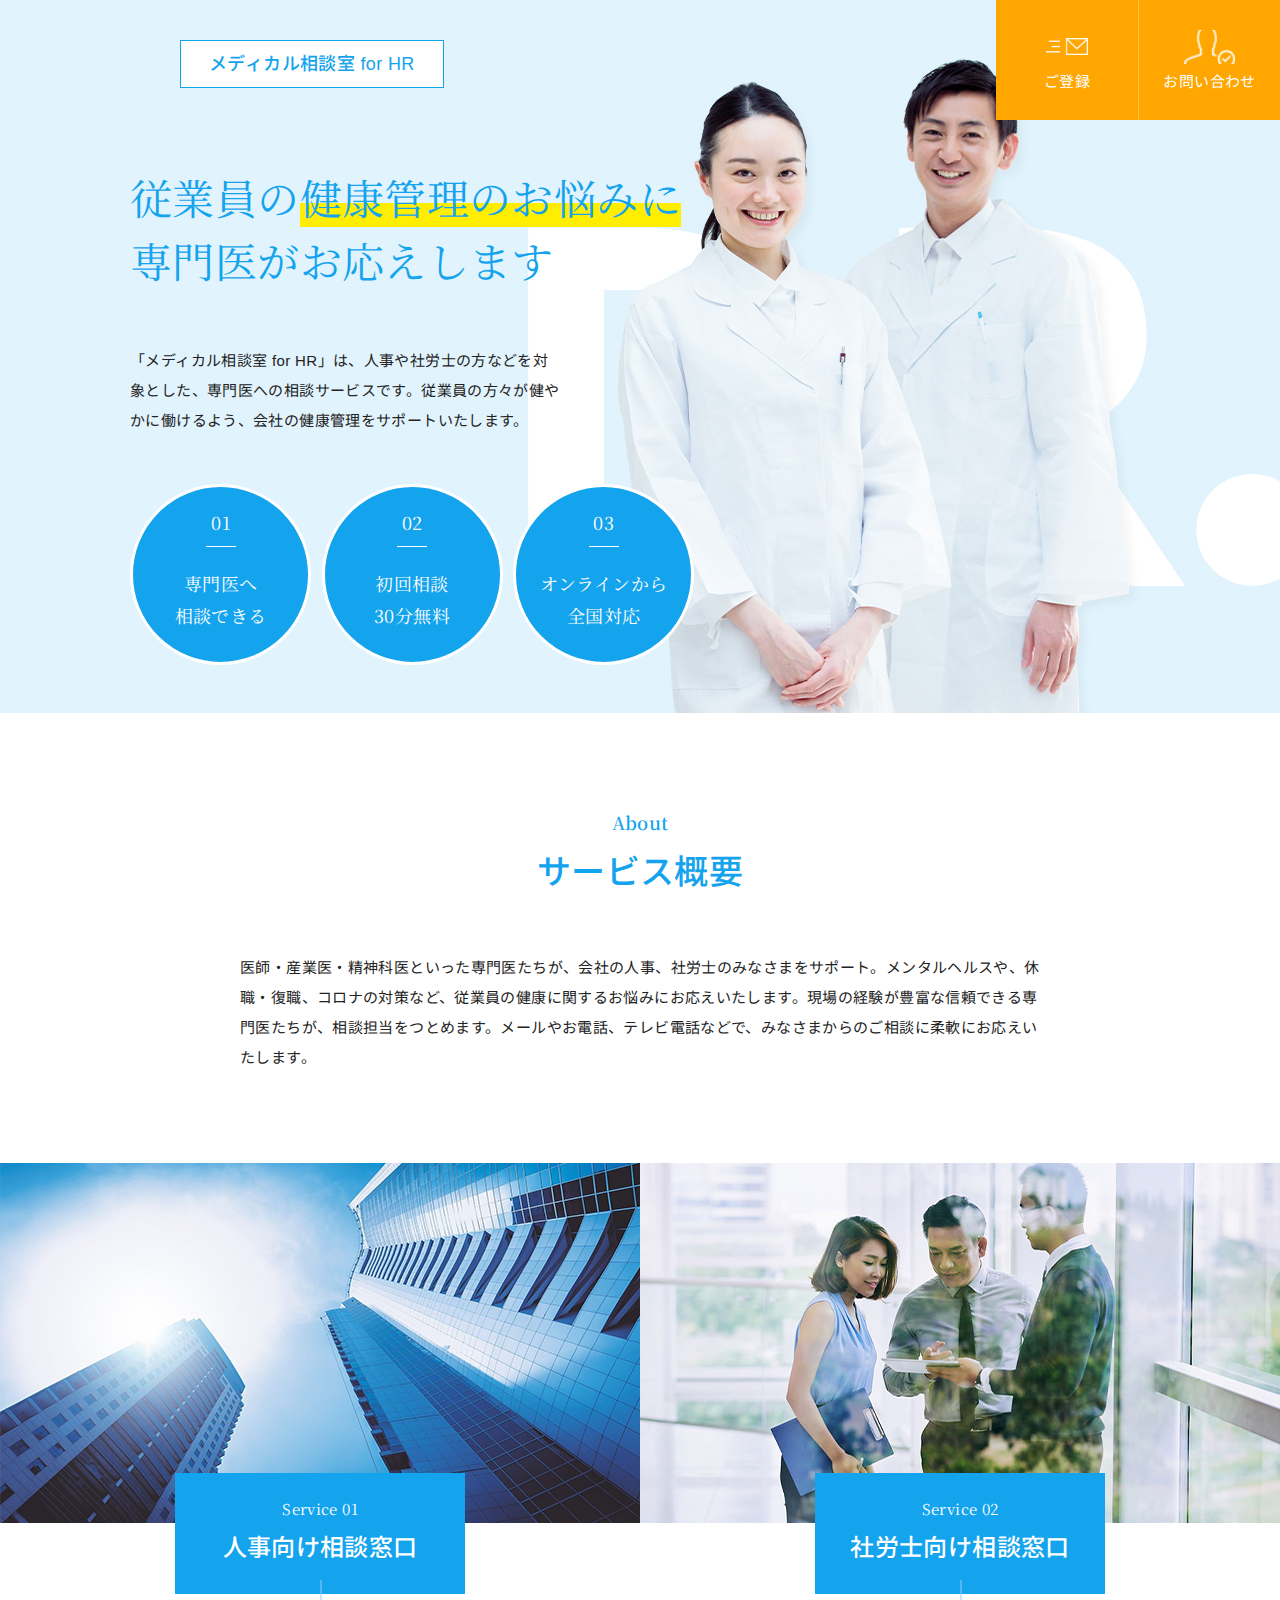
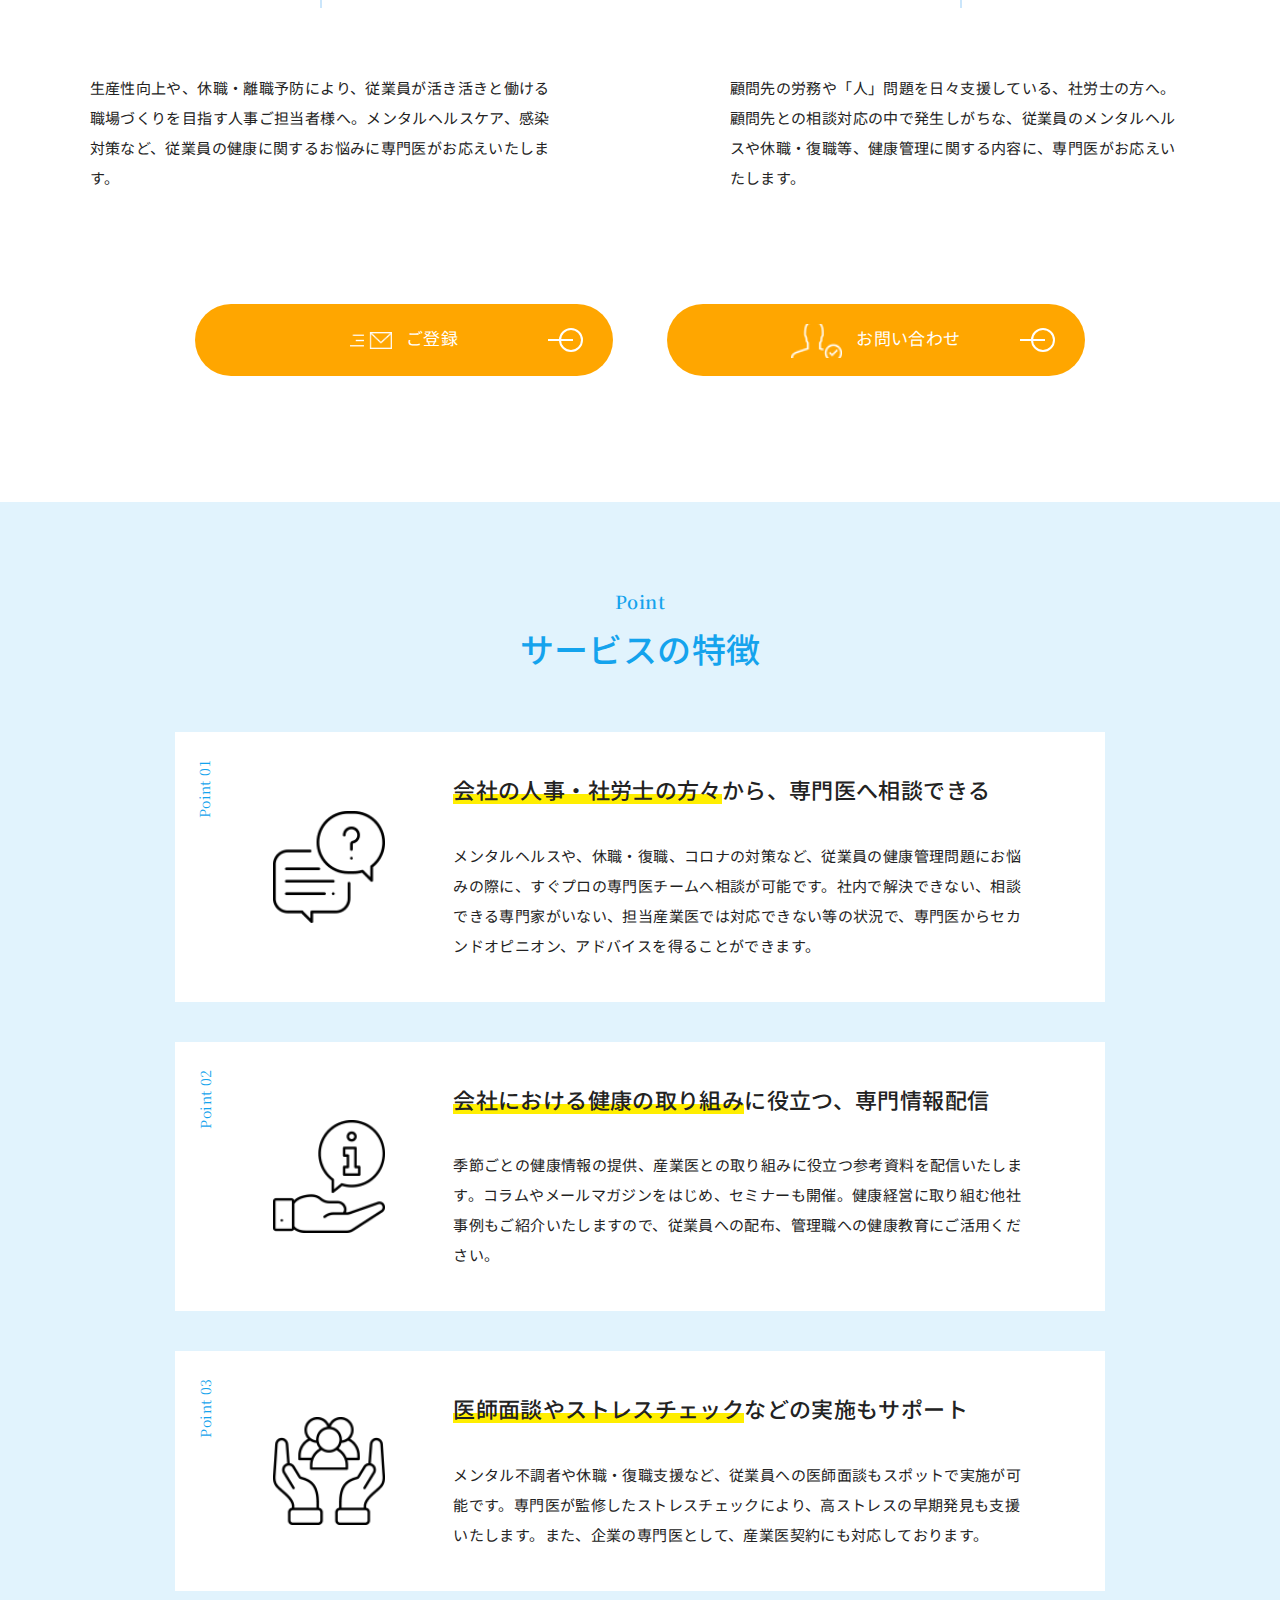
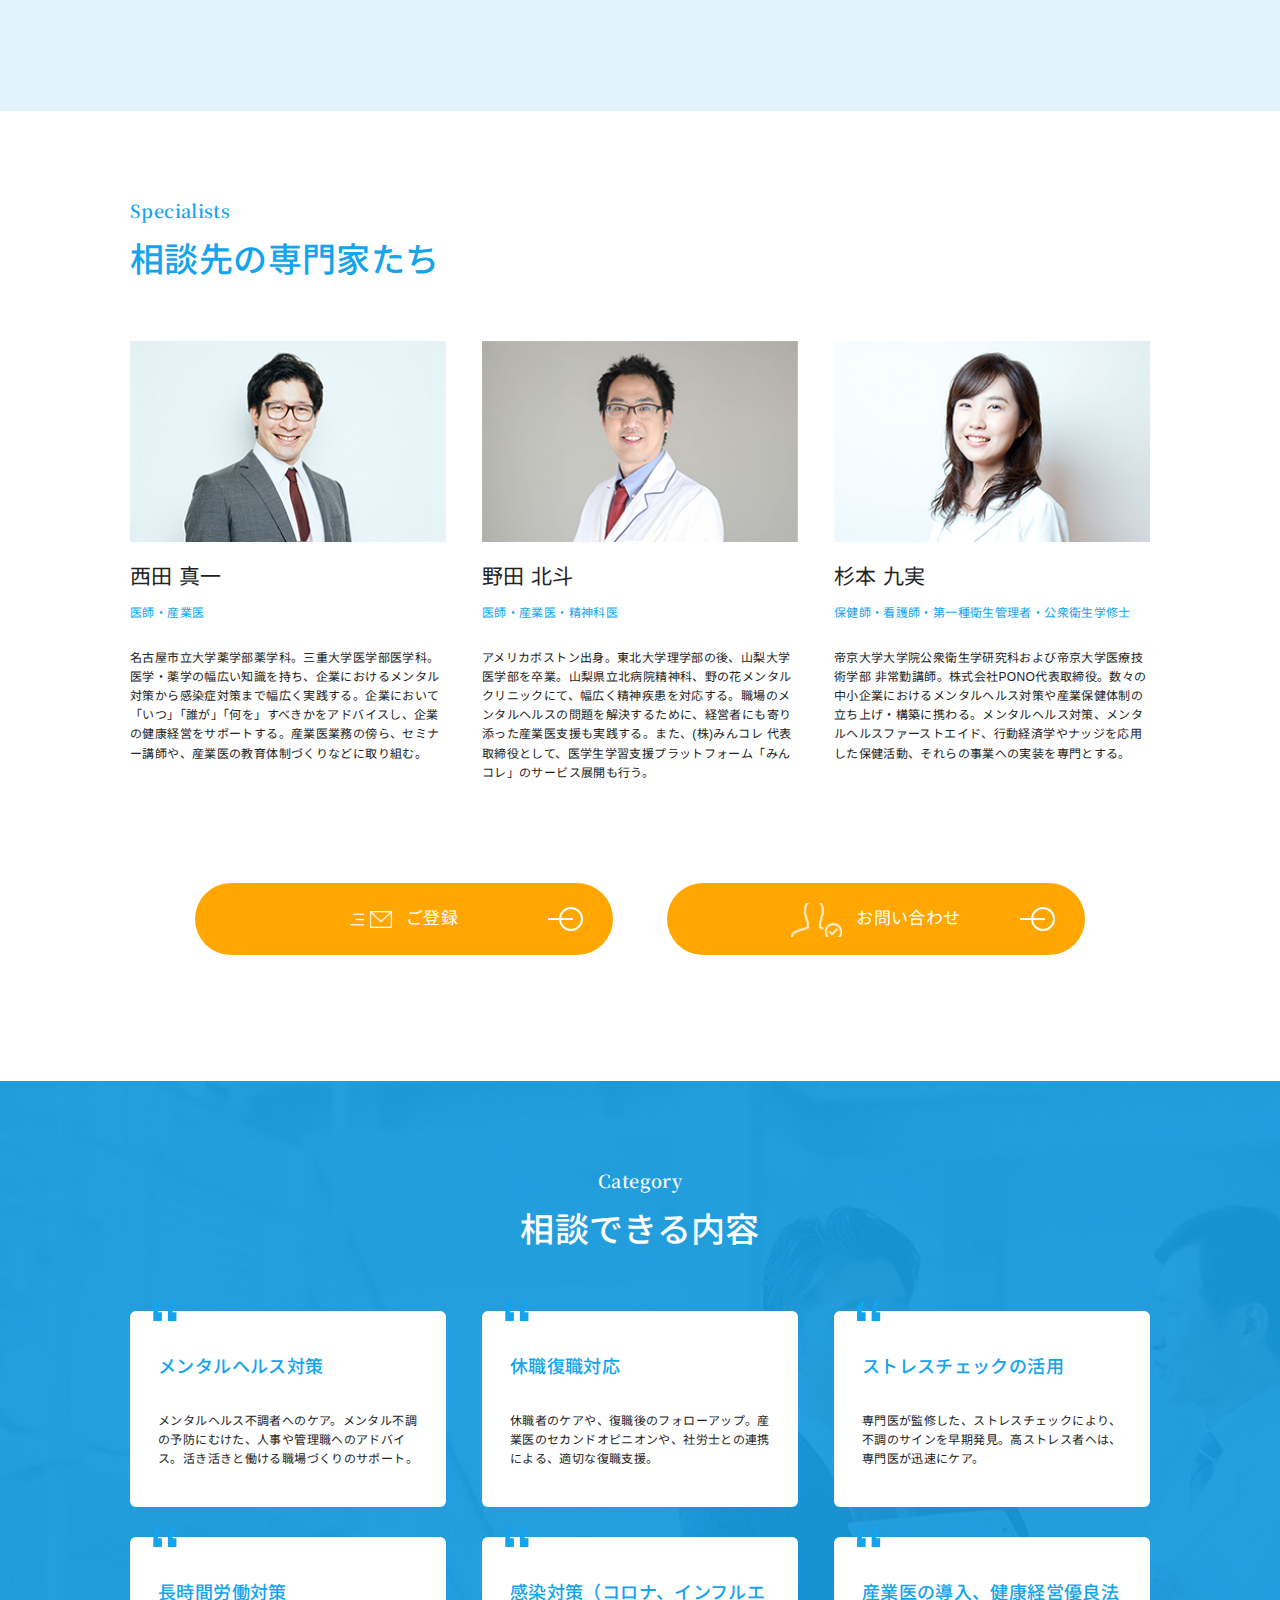
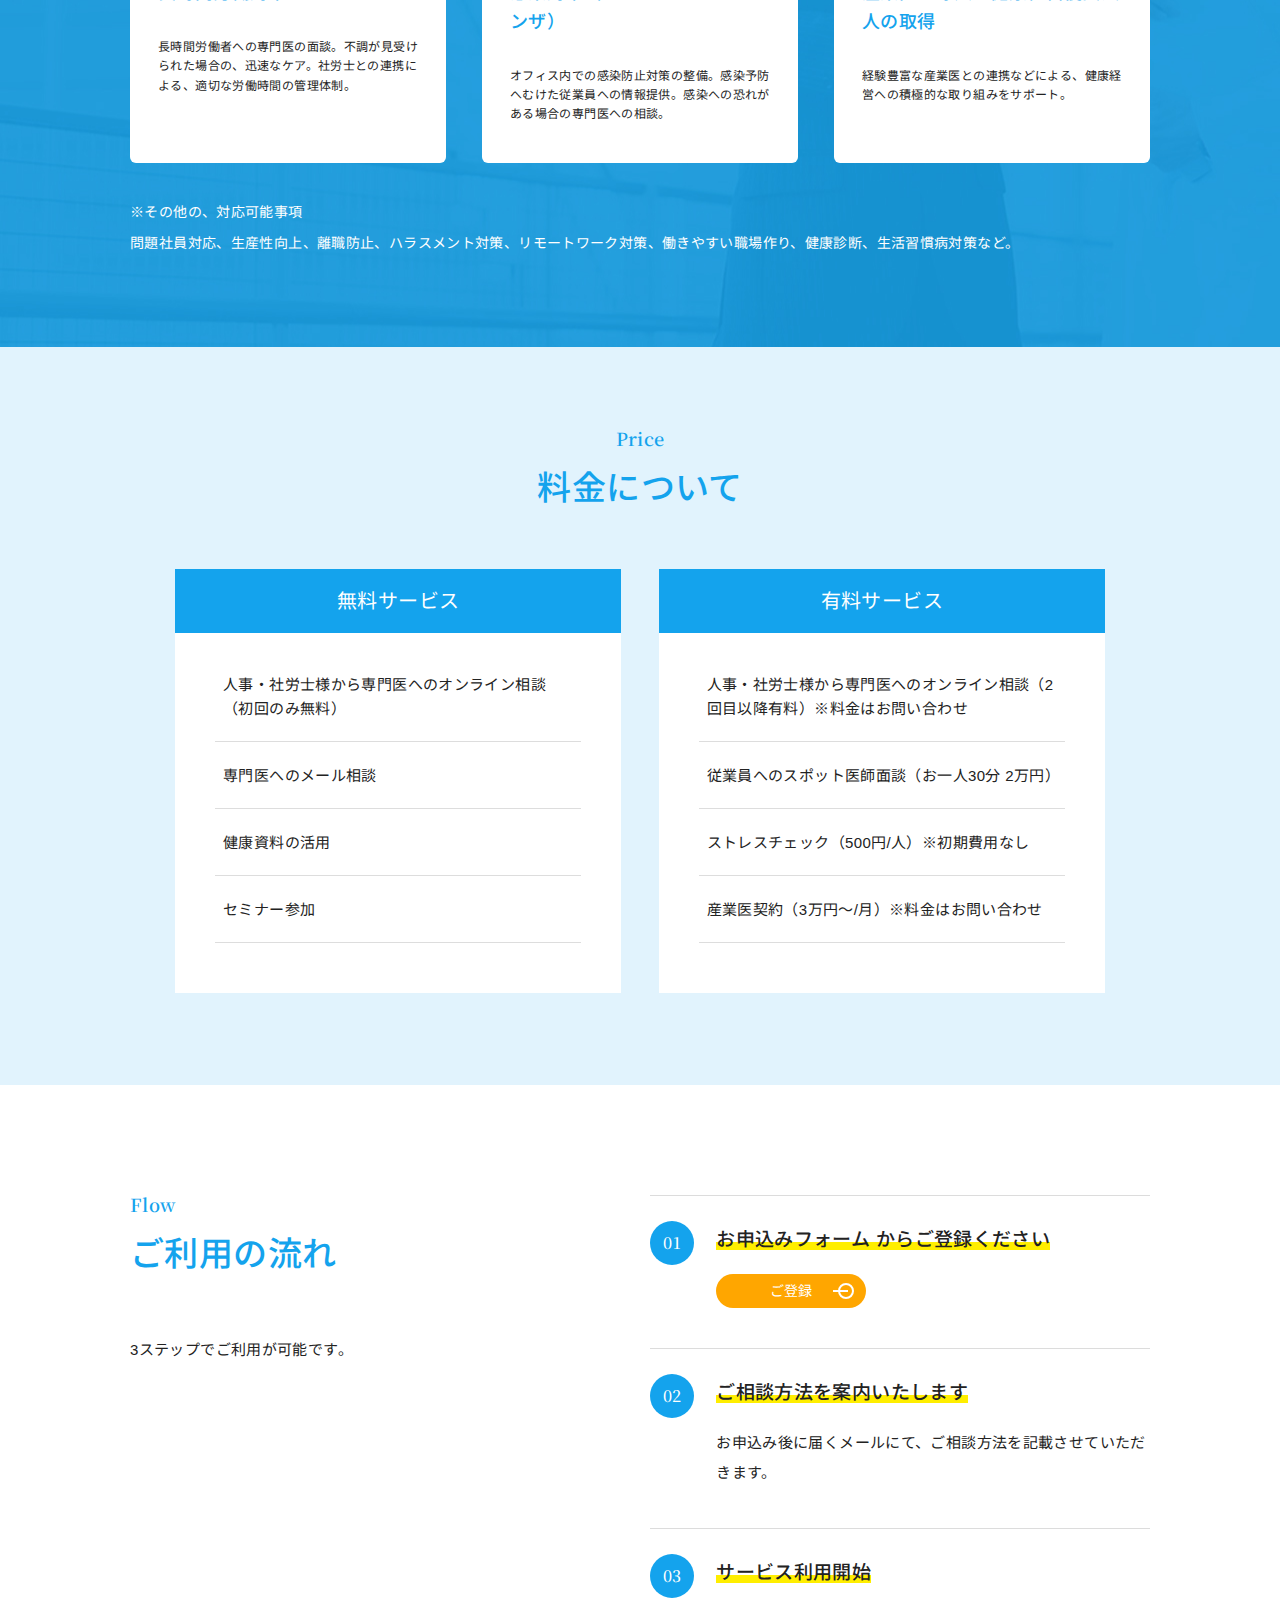
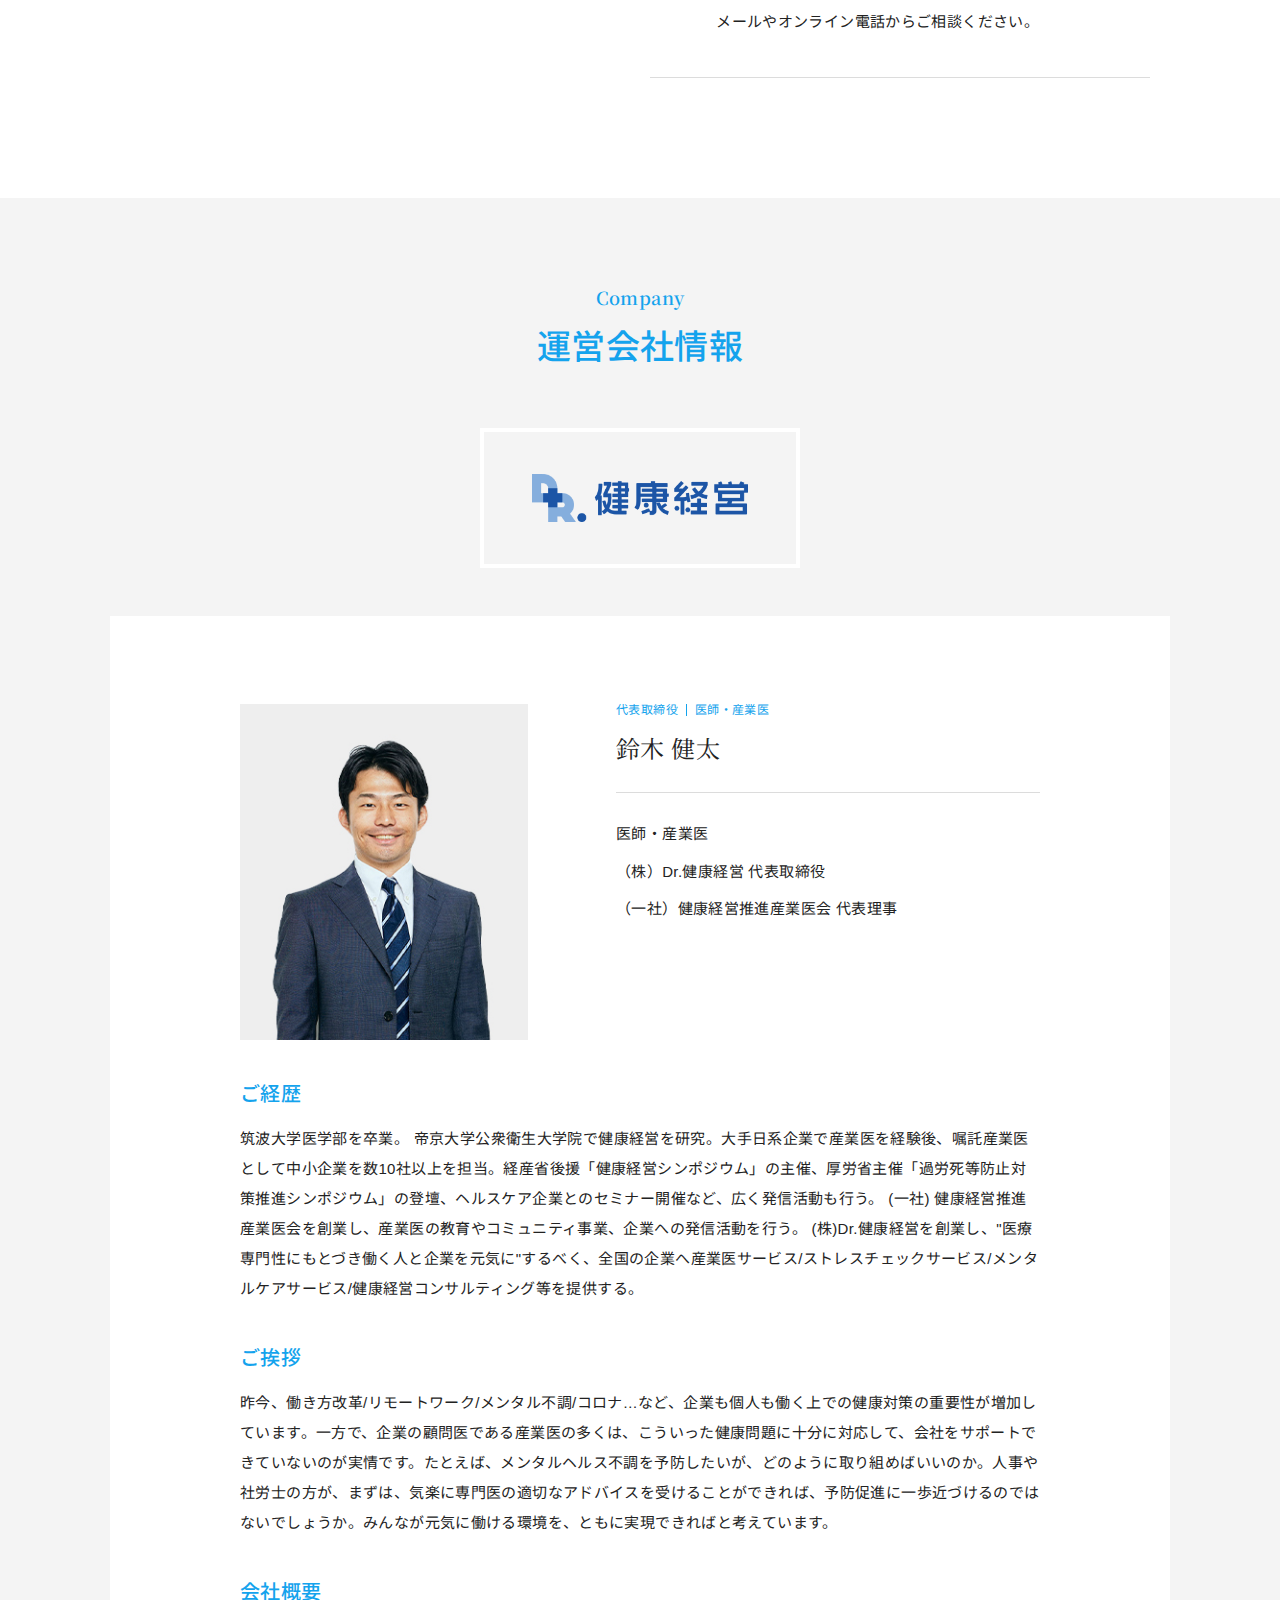
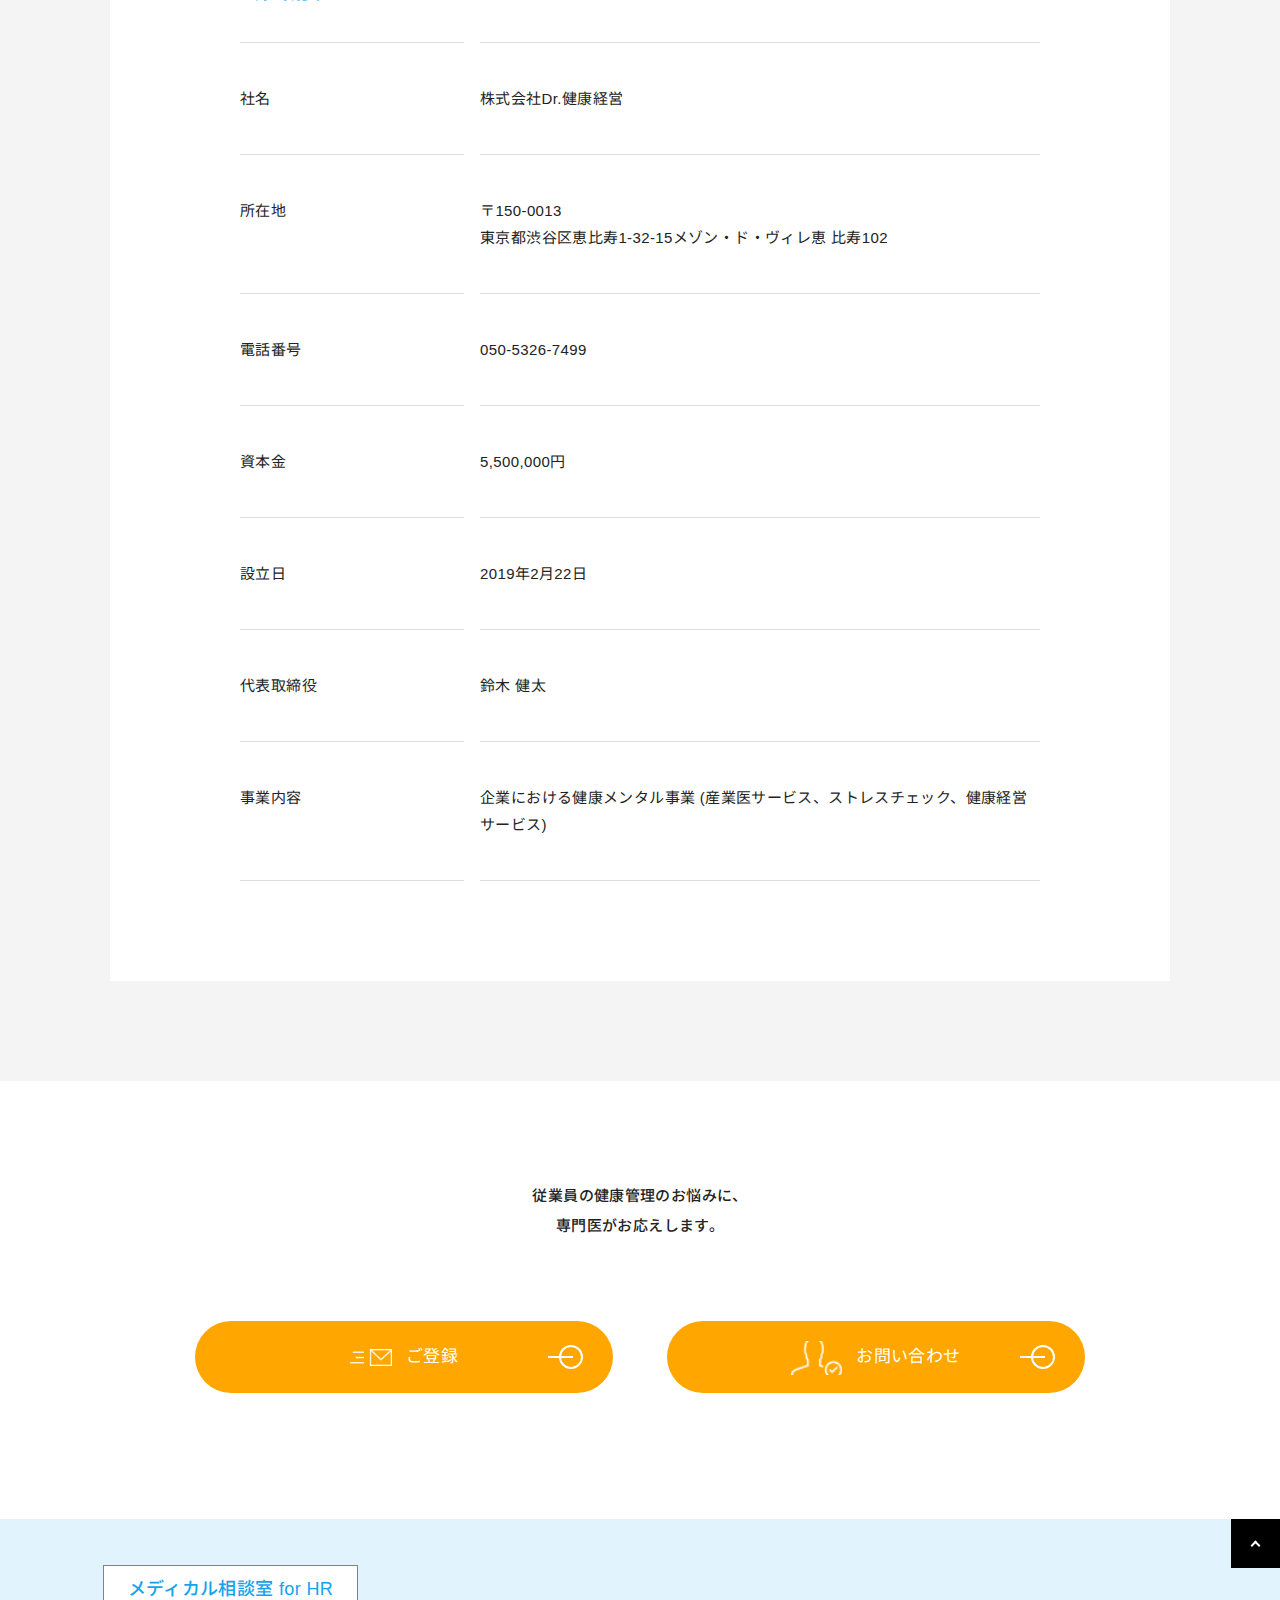
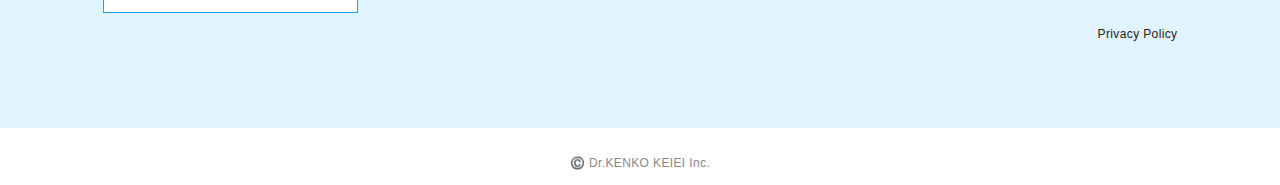
<file: index.html>
<!DOCTYPE html>
<html lang="ja">
<head>
    <meta charset="UTF-8">
    <meta name="viewport" content="width=device-width, initial-scale=1.0">
    <title>worls_lp</title>
    <!-- css -->
    <link rel="stylesheet" href="css/reset.css">
    <link rel="stylesheet" href="css/style.css">
         <!-- font -->
    <link rel="preconnect" href="https://fonts.gstatic.com">
<link href="https://fonts.googleapis.com/css2?family=Noto+Sans+JP:wght@400;500;700&display=swap" rel="stylesheet">
<link href="https://fonts.googleapis.com/css2?family=Noto+Serif+JP:wght@600&display=swap" rel="stylesheet">
</head>
<body>
    <header class="header">
        <div class="h_inner">
            <h1>メディカル<br class="sp_only">相談室 for HR</h1>
            <nav>
                <ul>
                    <li><a href="" class="h_entry">ご登録</a></li>             
                    <li><a href="" class="h_contact">お問い合わせ</a></li> 
                </ul>
            </nav>
        </div>
    </header>
    <main>
        <section class="fv">
            <div class="fv_inner inner1020">
                <h2 class="catch">従業員の<span class="border_yellow">健康管理のお悩みに</span><br>専門医がお応えします</h2>
                <p class="fv_txt">「メディカル相談室 for HR」は、人事や社労士の方などを対象とした、専門医への相談サービスです。従業員の方々が健やかに働けるよう、会社の健康管理をサポートいたします。</p>
                <ul class="fv_point">
                    <li>
                        <span class="num">01</span>
                        <p>専門医へ<br>相談できる</p>
                    </li>
                    <li>
                        <span class="num">02</span>
                        <p>初回相談<br>30分無料</p>
                    </li>
                    <li>
                        <span class="num">03</span>
                        <p>オンラインから<br>全国対応</p>
                    </li>
                </ul>
            </div>
        </section>
        <section class="about">
            <h2 class="section_title"><span>About</span>サービス概要</h2>
            <p class="about_lead">医師・産業医・精神科医といった専門医たちが、会社の人事、社労士のみなさまをサポート。メンタルヘルスや、休職・復職、コロナの対策など、従業員の健康に関するお悩みにお応えいたします。現場の経験が豊富な信頼できる専門医たちが、相談担当をつとめます。メールやお電話、テレビ電話などで、みなさまからのご相談に柔軟にお応えいたします。</p>
            <ul class="service_list">
                <li class="service_item">
                    <div><img src="images/about_img_01.jpg" alt="人事向け相談窓口"></div>
                    <div class="service_label">
                        <span class="label_num">Service 01</span>
                        <h3 class="label_ttl medium">人事向け相談窓口</h3>
                    </div>
                    <p>生産性向上や、休職・離職予防により、従業員が活き活きと働ける職場づくりを目指す人事ご担当者様へ。メンタルヘルスケア、感染対策など、従業員の健康に関するお悩みに専門医がお応えいたします。</p>
                </li>
                <li class="service_item">
                    <div><img src="images/about_img_02.jpg" alt="人事向け相談窓口"></div>
                    <div class="service_label">
                        <span class="label_num">Service 02</span>
                        <h3 class="label_ttl medium">社労士向け相談窓口</h3>
                    </div>
                    <p>顧問先の労務や「人」問題を日々支援している、社労士の方へ。顧問先との相談対応の中で発生しがちな、従業員のメンタルヘルスや休職・復職等、健康管理に関する内容に、専門医がお応えいたします。</p>
                </li>
            </ul>
        </section>
        <section class="cta">
                <ul class="cta_wrap">
                    <li class="entry"><a href="">ご登録</a></li>
                    <li class="contact"><a href="">お問い合わせ</a></li>
                </ul>
        </section>
        <section class="point">
            <h2 class="section_title"><span>Point</span>サービスの特徴</h2>
            <ul class="point_list">
                <li class="point_item">
                    <span class="item_num">Point 01</span>
                    <div class="item_conts">
                        <div class="point_img_wrap"><img src="images/point_img_01.png" alt="Point 01"></div>
                        <div class="point_txt">
                            <h3 class="medium"><span class="border_yellow">会社の人事・社労士の方々</span>から、専門医へ相談できる</h3>
                            <p>メンタルヘルスや、休職・復職、コロナの対策など、従業員の健康管理問題にお悩みの際に、すぐプロの専門医チームへ相談が可能です。社内で解決できない、相談できる専門家がいない、担当産業医では対応できない等の状況で、専門医からセカンドオピニオン、アドバイスを得ることができます。</p>        
                        </div>
                    </div>
                </li>
                <li class="point_item">
                    <span class="item_num">Point 02</span>
                    <div class="item_conts">
                        <div class="point_img_wrap"><img src="images/point_img_02.png" alt="Point 02"></div>
                        <div class="point_txt">
                            <h3 class="medium"><span class="border_yellow">会社における健康の取り組み</span>に役立つ、専門情報配信</h3>
                            <p>季節ごとの健康情報の提供、産業医との取り組みに役立つ参考資料を配信いたします。コラムやメールマガジンをはじめ、セミナーも開催。健康経営に取り組む他社事例もご紹介いたしますので、従業員への配布、管理職への健康教育にご活用ください。</p>        
                        </div>
                    </div>
                </li>
                <li class="point_item">
                    <span class="item_num">Point 03</span>
                    <div class="item_conts">
                        <div class="point_img_wrap"><img src="images/point_img_03.png" alt="Point 03"></div>
                        <div class="point_txt">
                            <h3 class="medium"><span class="border_yellow">医師面談やストレスチェック</span>などの実施もサポート</h3>
                            <p>メンタル不調者や休職・復職支援など、従業員への医師面談もスポットで実施が可能です。専門医が監修したストレスチェックにより、高ストレスの早期発見も支援いたします。また、企業の専門医として、産業医契約にも対応しております。</p>        
                        </div>
                    </div>
                </li>
            </ul>
        </section>
        <section class="specialists">
            <h2 class="section_title section_title--02"><span>Specialists</span>相談先の専門家たち</h2>
            <ul class="specialists_list inner1020">
                <li class="specialists_item">
                    <div><img src="images/nishidashinichi.jpg" alt="西田 真一"></div>
                    <h3>西田 真一</h3>
                    <span class="position">医師・産業医</span>
                    <p class="small_txt">名古屋市立大学薬学部薬学科。三重大学医学部医学科。医学・薬学の幅広い知識を持ち、企業におけるメンタル対策から感染症対策まで幅広く実践する。企業において「いつ」「誰が」「何を」すべきかをアドバイスし、企業の健康経営をサポートする。産業医業務の傍ら、セミナー講師や、産業医の教育体制づくりなどに取り組む。</p>
                </li>
                <li class="specialists_item">
                    <div><img src="images/nodahokuto.jpg" alt="野田 北斗"></div>
                    <h3>野田 北斗</h3>
                    <span class="position">医師・産業医・精神科医</span>
                    <p class="small_txt">アメリカボストン出身。東北大学理学部の後、山梨大学医学部を卒業。山梨県立北病院精神科、野の花メンタルクリニックにて、幅広く精神疾患を対応する。職場のメンタルヘルスの問題を解決するために、経営者にも寄り添った産業医支援も実践する。また、(株)みんコレ 代表取締役として、医学生学習支援プラットフォーム「みんコレ」のサービス展開も行う。</p>
                </li>
                <li class="specialists_item">
                    <div><img src="images/sugimotokumi.jpg" alt="杉本 九実"></div>
                    <h3>杉本 九実</h3>
                    <span class="position">保健師・看護師・第一種衛生管理者・公衆衛生学修士</span>
                    <p class="small_txt">帝京大学大学院公衆衛生学研究科および帝京大学医療技術学部 非常勤講師。株式会社PONO代表取締役。数々の中小企業におけるメンタルヘルス対策や産業保健体制の立ち上げ・構築に携わる。メンタルヘルス対策、メンタルヘルスファーストエイド、行動経済学やナッジを応用した保健活動、それらの事業への実装を専門とする。</p>
                </li>
            </ul>
        </section>
        <section class="cta">
            <ul class="cta_wrap">
                <li class="entry"><a href="">ご登録</a></li>
                <li class="contact"><a href="">お問い合わせ</a></li>
            </ul>
        </section>
        <section class="category">
            <div class="category_inner">
            <h2 class="section_title"><span>Category</span>相談できる内容</h2>
            <div class="inner1020">
            <ul class="category_list">
                <li class="category_item">
                    <h3>メンタルヘルス対策</h3>
                    <p class="small_txt">メンタルヘルス不調者へのケア。メンタル不調の予防にむけた、人事や管理職へのアドバイス。活き活きと働ける職場づくりのサポート。</p>
                </li>
                <li class="category_item">
                    <h3>休職復職対応</h3>
                    <p class="small_txt">休職者のケアや、復職後のフォローアップ。産業医のセカンドオピニオンや、社労士との連携による、適切な復職支援。</p>
                </li>
                <li class="category_item">
                    <h3>ストレスチェックの活用</h3>
                    <p class="small_txt">専門医が監修した、ストレスチェックにより、不調のサインを早期発見。高ストレス者へは、専門医が迅速にケア。</p>
                </li>
                <li class="category_item">
                    <h3>長時間労働対策</h3>
                    <p class="small_txt">長時間労働者への専門医の面談。不調が見受けられた場合の、迅速なケア。社労士との連携による、適切な労働時間の管理体制。</p>
                </li>
                <li class="category_item">
                    <h3>感染対策（コロナ、インフルエンザ）</h3>
                    <p class="small_txt">オフィス内での感染防止対策の整備。感染予防へむけた従業員への情報提供。感染への恐れがある場合の専門医への相談。</p>
                </li>
                <li class="category_item">
                    <h3>産業医の導入、健康経営優良法人の取得</h3>
                    <p class="small_txt">経験豊富な産業医との連携などによる、健康経営への積極的な取り組みをサポート。</p>
                </li>
            </ul>
            <div class="other_issues">
                <h4>※その他の、対応可能事項</h4>
                <p>問題社員対応、生産性向上、離職防止、ハラスメント対策、リモートワーク対策、働きやすい職場作り、健康診断、生活習慣病対策など。</p>
            </div>
            </div>
        </div>
        </section>
        <section class="price">
            <h2 class="section_title"><span>Price</span>料金について</h2>
            <ul class="price_list">
                <li class="price_item">
                    <h3>無料サービス</h3>
                    <ul>
                        <li>人事・社労士様から専門医へのオンライン相談（初回のみ無料）</li>
                        <li>専門医へのメール相談</li>
                        <li>健康資料の活用</li>
                        <li>セミナー参加</li>
                    </ul>
                </li>
                <li class="price_item">
                    <h3>有料サービス</h3>
                    <ul>
                        <li>人事・社労士様から専門医へのオンライン相談（2回目以降有料）<span>※料金はお問い合わせ</span></li>
                        <li>従業員へのスポット医師面談（お一人30分 2万円）</li>
                        <li>ストレスチェック（500円/人）<span>※初期費用なし</span></li>
                        <li>産業医契約（3万円〜/月）<span>※料金はお問い合わせ</span></li>
                    </ul>
                </li>
            </ul>
        </section>
        <section class="flow">
            <div class="flow_inner inner1020">
                <div class="l_conts">
                    <h2 class="section_title section_title--02"><span>Flow</span>ご利用の流れ</h2>
                    <p>3ステップでご利用が可能です。</p>
                </div>
                <div class="r_conts">
                    <ol class="flow_list">
                        <li class="flow_item">
                            <div class="flow_ttl_wrap">
                                <h3 class="medium border_yellow">お申込みフォーム からご登録ください</h3>
                            </div>
                            <a href="" class="enrty_link">ご登録</a>
                        </li>
                        <li class="flow_item">
                            <div class="flow_ttl_wrap">
                                <h3 class="medium border_yellow">ご相談方法を案内いたします</h3>
                            </div>
                            <p>お申込み後に届くメールにて、ご相談方法を記載させていただきます。</p>
                        </li>
                        <li class="flow_item">
                            <div class="flow_ttl_wrap">
                                <h3 class="medium border_yellow">サービス利用開始</h3>
                            </div>
                            <p>メールやオンライン電話からご相談ください。</p>
                        </li>
                    </ol>
                </div>
            </div>
        </section>
        <section class="company">
            <h2 class="section_title"><span>Company</span>運営会社情報</h2>
            <p class="logo_wrap"><img src="images/company_logo.png" alt="健康経営"></p>
            <div class="company_conts inner1020">
                <div class="company_head">
                    <div class="image"><img src="images/suzukikenta.jpg" alt="鈴木健太"></div>
                    <div class="prof">
                        <dl class="position"><dt>代表取締役</dt><dd>医師・産業医</dd></dl>
                        <h3>鈴木 健太</h3>
                        <dl class="prof_desc medium">
                            <dt>医師・産業医</dt>
                            <dd>（株）Dr.健康経営 代表取締役</dd>
                            <dd>（一社）健康経営推進産業医会 代表理事</dd>
                        </dl>
                    </div>
                </div>
                <div class="company_section">
                    <h3>ご経歴</h3>
                    <p>筑波大学医学部を卒業。
                        帝京大学公衆衛生大学院で健康経営を研究。大手日系企業で産業医を経験後、嘱託産業医として中小企業を数10社以上を担当。経産省後援「健康経営シンポジウム」の主催、厚労省主催「過労死等防止対策推進シンポジウム」の登壇、ヘルスケア企業とのセミナー開催など、広く発信活動も行う。
                        (一社) 健康経営推進産業医会を創業し、産業医の教育やコミュニティ事業、企業への発信活動を行う。
                        (株)Dr.健康経営を創業し、"医療専門性にもとづき働く人と企業を元気に"するべく、全国の企業へ産業医サービス/ストレスチェックサービス/メンタルケアサービス/健康経営コンサルティング等を提供する。</p>
                </div>
                <div class="company_section">
                    <h3>ご挨拶</h3>
                    <p>昨今、働き方改革/リモートワーク/メンタル不調/コロナ…など、企業も個人も働く上での健康対策の重要性が増加しています。一方で、企業の顧問医である産業医の多くは、こういった健康問題に十分に対応して、会社をサポートできていないのが実情です。たとえば、メンタルヘルス不調を予防したいが、どのように取り組めばいいのか。人事や社労士の方が、まずは、気楽に専門医の適切なアドバイスを受けることができれば、予防促進に一歩近づけるのではないでしょうか。みんなが元気に働ける環境を、ともに実現できればと考えています。</p>
                </div>
                <div class="company_section">
                    <h3 class="summary_ttl">会社概要</h3>
                    <dl class="summary">
                        <dt>社名</dt><dd>株式会社Dr.健康経営</dd>
                        <dt>所在地</dt><dd>〒150-0013<br>東京都渋谷区恵比寿1-32-15メゾン・ド・ヴィレ恵 比寿102</dd>
                        <dt>電話番号</dt><dd>050-5326-7499</dd>
                        <dt>資本金</dt><dd>5,500,000円</dd>
                        <dt>設立日</dt><dd>2019年2月22日</dd>
                        <dt>代表取締役</dt><dd>鈴木 健太</dd>
                        <dt>事業内容</dt><dd>企業における健康メンタル事業 (産業医サービス、ストレスチェック、健康経営サービス)</dd>
                    </dl>
                </div>
            </div>
        </section>
        <section class="cta">
            <p>従業員の健康管理のお悩みに、<br>専門医がお応えします。</p>
            <ul class="cta_wrap">
                <li class="entry"><a href="">ご登録</a></li>
                <li class="contact"><a href="">お問い合わせ</a></li>
            </ul>
        </section>
    </main>
    <footer class="footer">
        <div class="f_head">
            <div class="f_head_inner">
            <div class="f_logo">メディカル相談室 for HR</div>
            <a href="#" class="privacy_policy">Privacy Policy</a>
        </div>
        </div>
        <div class="f_foot"><small>©️ Dr.KENKO KEIEI Inc.</small></div>
        <div id="page_top"><a href="#"><i></i></a></div>
    </footer>
<script
  src="https://code.jquery.com/jquery-3.5.1.js"
  integrity="sha256-QWo7LDvxbWT2tbbQ97B53yJnYU3WhH/C8ycbRAkjPDc="
  crossorigin="anonymous"></script>
  <script type="text/javascript" src="js/script.js"></script>
</body>
</html>
</file>
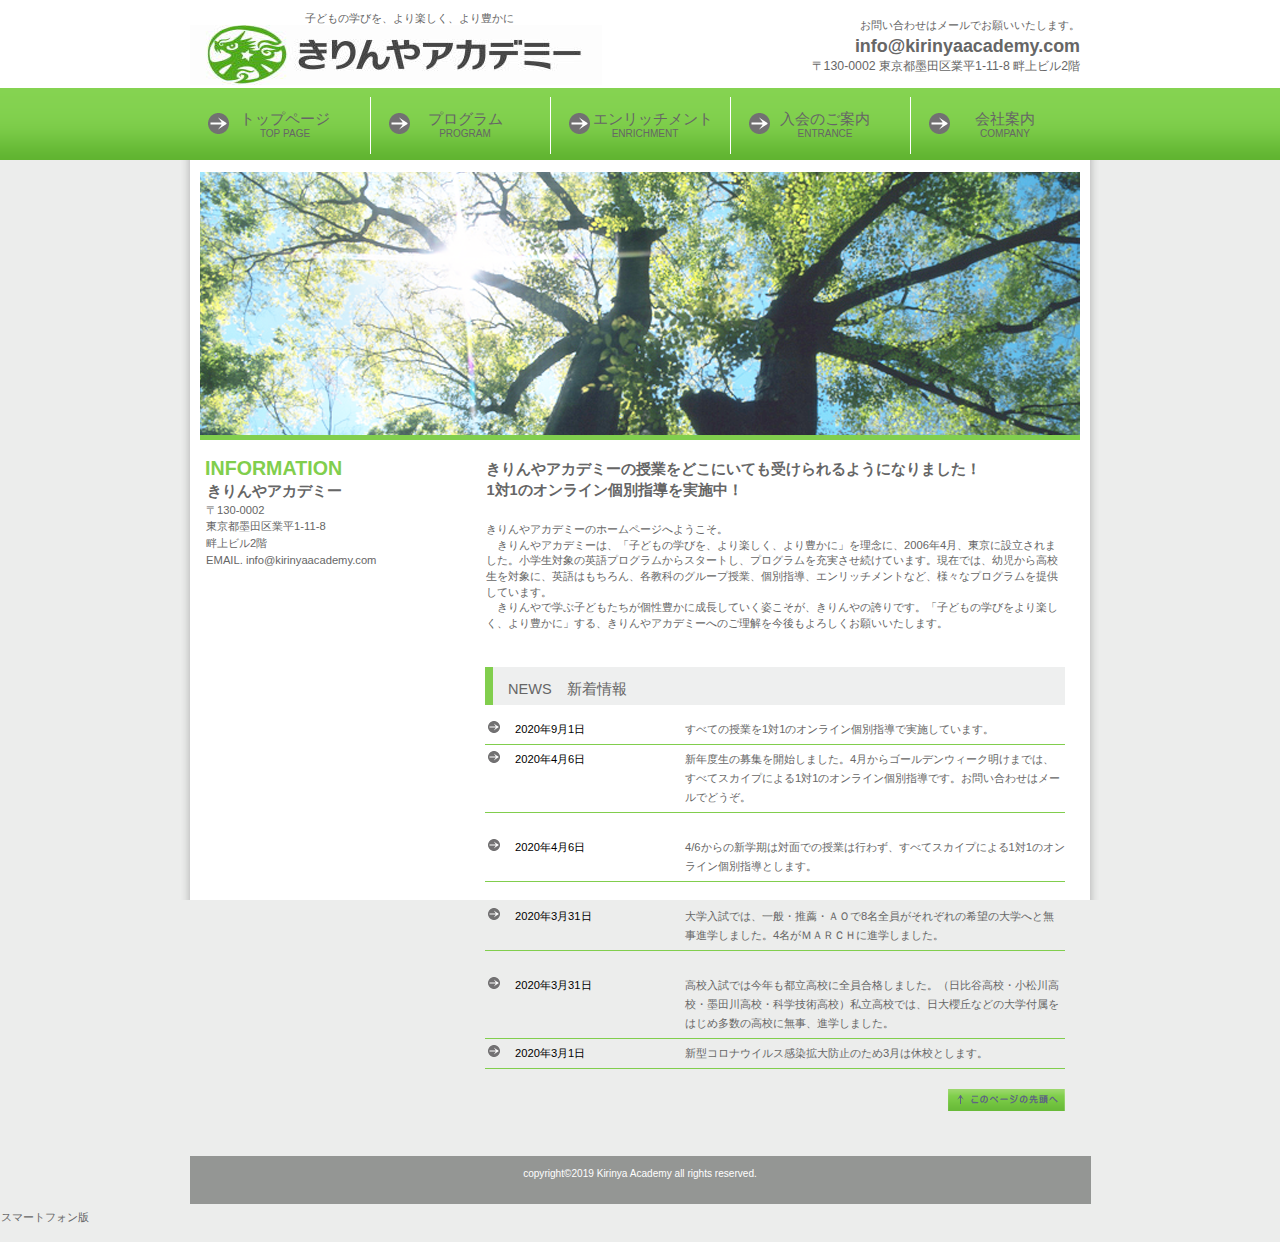
<file: kirinya/public_html/kirinyaacademy/index.html>
<!DOCTYPE HTML PUBLIC "-//W3C//DTD HTML 4.01 Transitional//EN" "http://www.w3.org/TR/html4/loose.dtd">
<html lang="ja">
<head>
<meta http-equiv="Content-Type" content="text/html; charset=Shift_JIS">
<meta http-equiv="Content-Style-Type" content="text/css">
<meta http-equiv="Content-Script-Type" content="text/javascript">
<meta name="GENERATOR" content="JustSystems Homepage Builder Version 22.0.1.0 for Windows">
<title>������A�J�f�~�[</title>
<link rel="stylesheet" href="hpbparts.css" type="text/css" id="hpbparts">
<link rel="stylesheet" href="container_10Bc_2c_topleft.css" type="text/css" id="hpbcontainer">
<link rel="stylesheet" href="main_10Bc_2c.css" type="text/css" id="hpbmain">
<link rel="stylesheet" href="user.css" type="text/css" id="hpbuser">
<script type="text/javascript" language="JavaScript">
<!--HPB_SCRIPT_UAREDIRECT
if(document.referrer.indexOf(document.location.hostname)==-1){ if (navigator.userAgent.indexOf('iPhone') > 0 || (navigator.userAgent.indexOf('Android') > 0 && navigator.userAgent.indexOf('Mobile') > 0)) {location.href = 'sp/index.html';}}//-->
</script>
<!-- Global site tag (gtag.js) - Google Analytics -->
<script async src="https://www.googletagmanager.com/gtag/js?id=G-0RS8HH85ZV"></script>

<script>
  window.dataLayer = window.dataLayer || [];
  function gtag(){dataLayer.push(arguments);}
  gtag('js', new Date());

  gtag('config', 'G-0RS8HH85ZV');
</script>
</head>
<body id="hpb-template-10-02c-03" class="hpb-layoutset-01">
<div id="hpb-skip"><a href="#hpb-title">�{���փX�L�b�v</a></div>
<!-- container -->
<div id="hpb-container">
  <!-- header -->
  <div id="hpb-header">
    <div id="hpb-headerMain">
      <h1>�@�@�@�@�@�@�@�@�@�@�q�ǂ��̊w�т��A���y�����A���L����</h1>
    </div>
    <div id="hpb-headerLogo"><a href="index.html">������A�J�f�~�[</a></div>
    <div id="hpb-headerExtra1">
      <p class="tel"><span>���₢���킹�̓��[���ł��肢�������܂��B</span>info@kirinyaacademy.com</p>
      <p class="address">��130-0002 �����s�n�c��ƕ�1-11-8 �ȏ�r��2�K</p>
    </div>
  </div>
  <!-- header end --><!-- inner -->
  <div id="hpb-inner">
    <!-- wrapper -->
    <div id="hpb-wrapper">
      <!-- page title -->
      <div id="hpb-title" class="hpb-top-image">
        <h2>�q�ǂ��̊w�т��A���y�����A���L���ɁB</h2>
      </div>
      <!-- page title end --><!-- main -->
      <div id="hpb-main">
        <!-- toppage -->
        <div id="toppage">
          <p style="font-size:14.56px;font-weight:bold;">������A�J�f�~�[�̎��Ƃ��ǂ��ɂ��Ă��󂯂���悤�ɂȂ�܂����I<br>1��1�̃I�����C���ʎw�������{���I</p>
          <p class="large">������A�J�f�~�[�̃z�[���y�[�W�ւ悤�����B</p>
          <p>�@������A�J�f�~�[�́A�u�q�ǂ��̊w�т��A���y�����A���L���Ɂv�𗝔O�ɁA2006�N4���A�����ɐݗ�����܂����B���w���Ώۂ̉p��v���O��������X�^�[�g���A�v���O�������[�����������Ă��܂��B���݂ł́A�c�����獂�Z����ΏۂɁA�p��͂������A�e���Ȃ̃O���[�v���ƁA�ʎw���A�G�����b�`�����g�ȂǁA�l�X�ȃv���O������񋟂��Ă��܂��B<br>
          �@������Ŋw�Ԏq�ǂ����������L���ɐ������Ă����p�������A������̌ւ�ł��B�u�q�ǂ��̊w�т����y�����A���L���Ɂv����A������A�J�f�~�[�ւ̂��������������낵�����肢�������܂��B<br>
          �@</p>
          <div id="toppage-news">
            <h3><span class="en">news</span><span class="ja">�V�����<br>
            </span></h3>
            <dl>
              <dt>2020�N9��1��
              <dd>���ׂĂ̎��Ƃ�1��1�̃I�����C���ʎw���Ŏ��{���Ă��܂��B
              <dt>2020�N4��6��
              <dd>�V�N�x���̕�W���J�n���܂����B4������S�[���f���E�B�[�N�����܂ł́A���ׂăX�J�C�v�ɂ��1��1�̃I�����C���ʎw���ł��B���₢���킹�̓��[���łǂ����B
            </dl>
              <dl>
              <dt>2020�N4��6��
              <dd>4/6����̐V�w���͑Ζʂł̎��Ƃ͍s�킸�A���ׂăX�J�C�v�ɂ��1��1�̃I�����C���ʎw���Ƃ��܂��B
            </dl>
            <dl>
              <dt>2020�N3��31��
              <dd>��w�����ł́A��ʁE���E�E�`�n��8���S�������ꂼ��̊�]�̑�w�ւƖ����i�w���܂����B4�����l�`�q�b�g�ɐi�w���܂����B
            </dl>
              <dl>
              <dt>2020�N3��31��
              <dd>���Z�����ł͍��N���s�����Z�ɑS�����i���܂����B�i����J���Z�E�����썂�Z�E�n�c�썂�Z�E�Ȋw�Z�p���Z�j�������Z�ł́A����N�u�Ȃǂ̑�w�t�����͂��ߑ����̍��Z�ɖ����A�i�w���܂����B
              <dt>2020�N3��1��
              <dd>�V�^�R���i�E�C���X�����g��h�~�̂���3���͋x�Z�Ƃ��܂��B
            </dl>
          </div>
          <div id="pagetop"><a href="#hpb-container">���̃y�[�W�̐擪��</a></div>
        </div>
        <!-- toppage end -->
      </div>
      <!-- main end -->
    </div>
    <!-- wrapper end --><!-- navi -->
    <div id="hpb-nav" style="z-index : 1;">
      <h3 class="hpb-c-index">�i�r�Q�[�V����</h3>
      <ul>
        <li id="nav-toppage"><a href="index.html"><span class="ja">�g�b�v�y�[�W</span><span class="en">top&nbsp;page</span></a>
        <li id="nav-program"><a href="program.html"><span class="ja">�v���O����</span><span class="en">program</span></a>
        <li id="nav-policy"><a href="policy.html"><span class="ja">�@�G�����b�`�����g</span><span class="en">ENRICHMENT</span></a>
        <li id="nav-entrance"><a href="entrance.html"><span class="ja">����̂��ē�</span><span class="en">entrance</span></a>
        <li id="nav-company"><a href="company.html"><span class="ja">��Јē�</span><span class="en">company</span></a>
      </ul>
    </div>
    <!-- navi end --><!-- aside -->
    <div id="hpb-aside">
      <div id="shopinfo">
        <h3><span class="en">information</span></h3>
        <h4>������A�J�f�~�[</h4>
        <p>��130-0002<br>
        �����s�n�c��ƕ�1-11-8<br>
        �ȏ�r��2�K<br>
        EMAIL. info@kirinyaacademy.com</p>
      </div>
    </div>
    <!-- aside end -->
  </div>
  <!-- inner end --><!-- footer -->
  <div id="hpb-footer">
    <div id="hpb-footerMain">
      <p>copyright&copy;2019&nbsp;Kirinya Academy&nbsp;all&nbsp;rights&nbsp;reserved.</p>
    </div>
  </div>
  <!-- footer end -->
</div>
<!-- container end -->
<p>�X�}�[�g�t�H����</p>
</body>
</html>
</file>
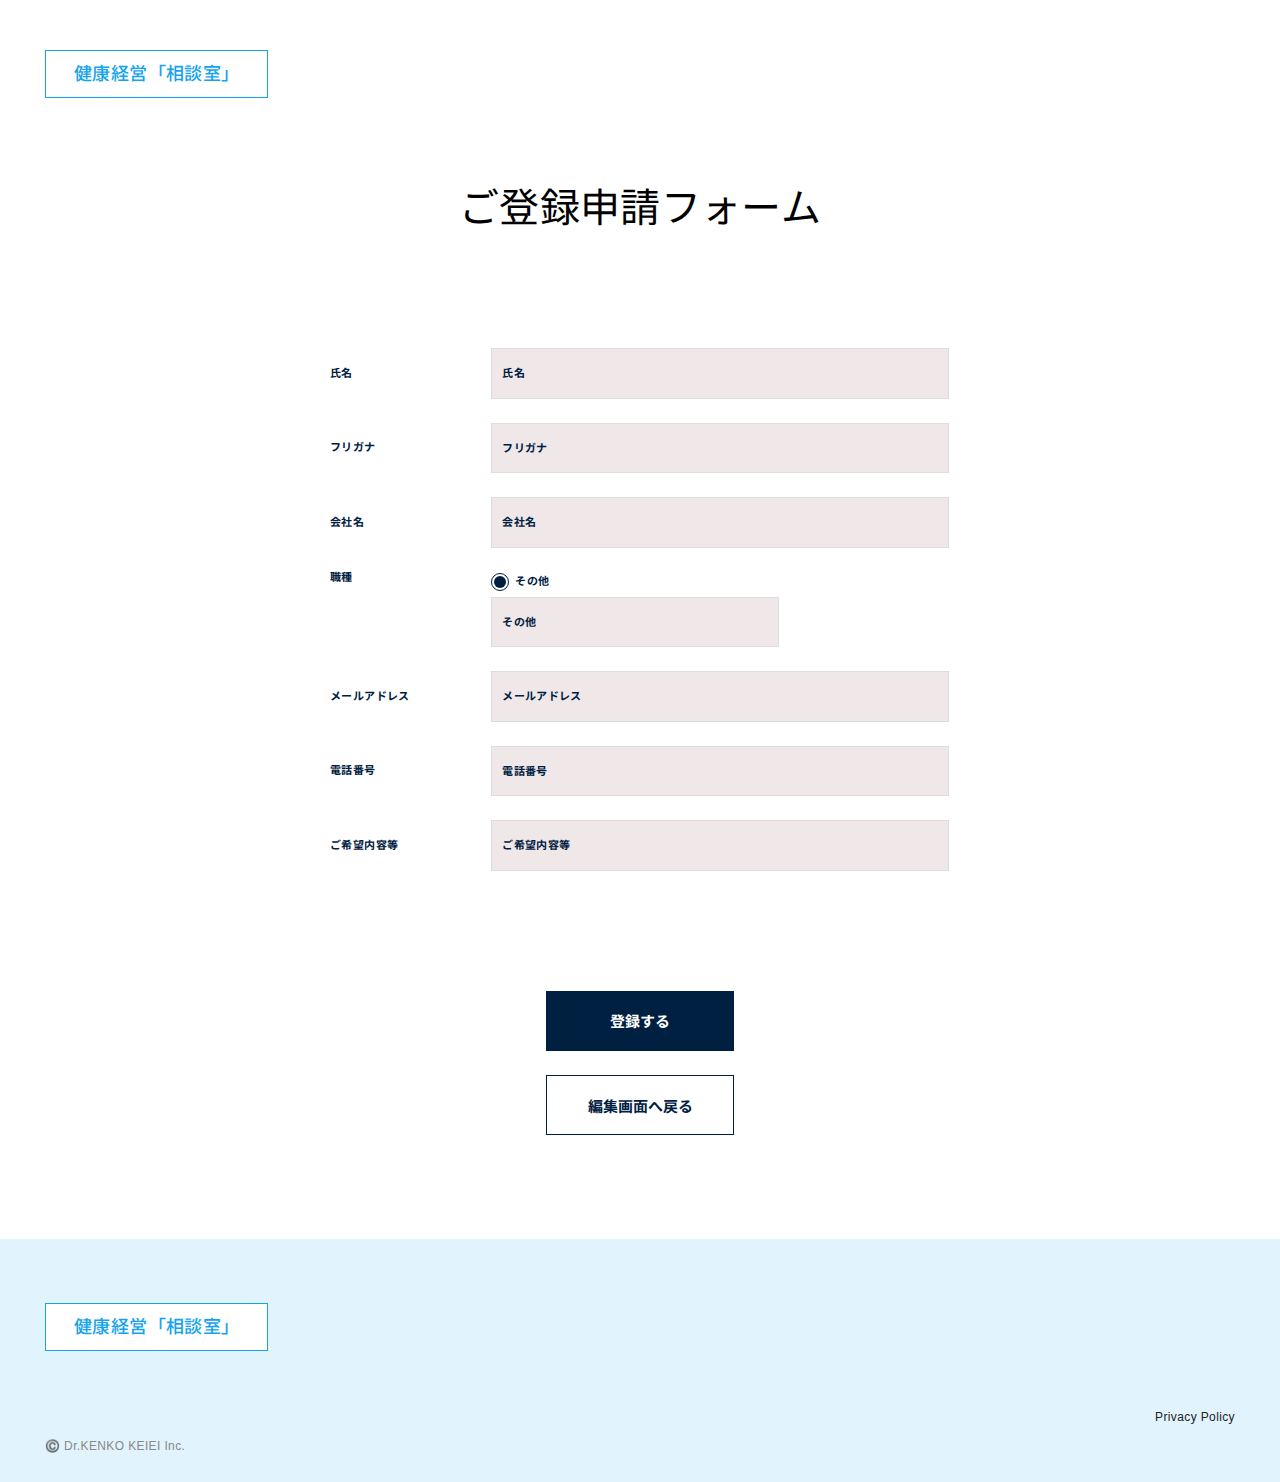
<file: form-confilm.html>
<!DOCTYPE html>
<html lang="ja">
<head>
    <meta charset="UTF-8">
    <meta name="viewport" content="width=device-width, initial-scale=1.0">
    <title>フォーム</title>
    <!-- css -->
    <link rel="stylesheet" href="css/reset.css">
    <link rel="stylesheet" href="css/form.css">
     <!-- font -->
    <link rel="preconnect" href="https://fonts.gstatic.com">
<link href="https://fonts.googleapis.com/css2?family=Noto+Sans+JP:wght@400;500;700&display=swap" rel="stylesheet">
<link href="https://fonts.googleapis.com/css2?family=Noto+Serif+JP:wght@600&display=swap" rel="stylesheet">
</head>
<body>
    <header class="header">
        <h1 class="logo">健康経営「相談室」</h1>
    </header>

    <main>
        <section class="confilmPage">
        <h2 class="form_ttl">ご登録申請フォーム</h2>
        <form action="form-thanks.html" method="post" class="form form_confilm">
          <div class="form_item">
            <label for="name">氏名</label>
            <p>氏名</p>
          </div>
          <div class="form_item">
              <label for="kana">フリガナ</label>
              <p>フリガナ</p>
            </div>
            <div class="form_item">
              <label for="company">会社名</label>
              <p>会社名</p>
            </div>
            <div class="form_item occupation_item">
              <label for="occupation">職種</label>
              <div class="radio_list">
              <div class="radio_item other"><input id="other" type="radio" name="other" value="other"><label for="other" class="occupation_name">その他</label></div>
              <p>その他</p>
              </div>
          </div>
            <div class="form_item">
              <label for="mail">メールアドレス</label>
              <p>メールアドレス</p>
            </div>
            <div class="form_item">
              <label for="tel">電話番号</label>
              <p>電話番号</p>
            </div>
            <div class="form_item">
              <label for="comment">ご希望内容等</label>
              <p>ご希望内容等</p>
            </div>
            <div class="btn_wrap">
            <input type="submit" class="btn_form btn_confilm" value="登録する">
            <input type="submit" class="btn_form btn_confilm back" value="編集画面へ戻る">
            </div>

      </form>
    </div>
    </section>
    </main>
    <footer class="footer">
        <div class="f_inner">
            <div class="logo">健康経営「相談室」</div>
            <a href="#" class="privacy_policy">Privacy Policy</a>
            <small>©️ Dr.KENKO KEIEI Inc.</small></div>
        </div>
    </footer>
<script
  src="https://code.jquery.com/jquery-3.5.1.js"
  integrity="sha256-QWo7LDvxbWT2tbbQ97B53yJnYU3WhH/C8ycbRAkjPDc="
  crossorigin="anonymous"></script>
  <script type="text/javascript" src="js/script.js"></script>
</body>
</html>
</file>
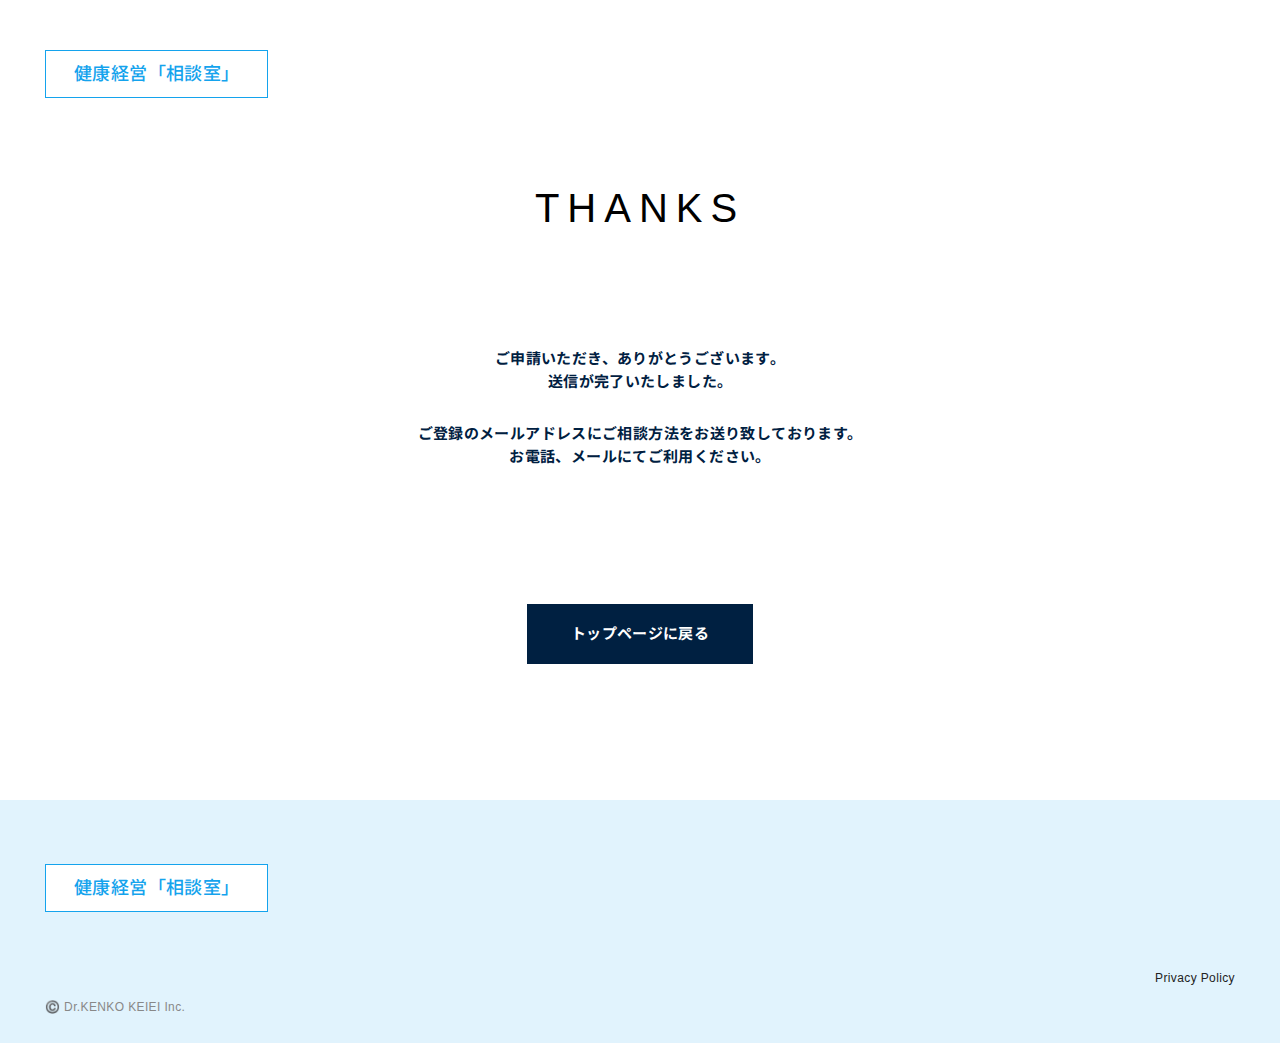
<file: form-thanks.html>
<!DOCTYPE html>
<html lang="ja">
<head>
    <meta charset="UTF-8">
    <meta name="viewport" content="width=device-width, initial-scale=1.0">
    <title>フォーム</title>
    <!-- css -->
    <link rel="stylesheet" href="css/reset.css">
    <link rel="stylesheet" href="css/form.css">
         <!-- font -->
         <link rel="preconnect" href="https://fonts.gstatic.com">
         <link href="https://fonts.googleapis.com/css2?family=Noto+Sans+JP:wght@400;500;700&display=swap" rel="stylesheet">
         <link href="https://fonts.googleapis.com/css2?family=Noto+Serif+JP:wght@600&display=swap" rel="stylesheet">
         
</head>
<body>
    <header class="header">
            <h1 class="logo">健康経営「相談室」</h1>
    </header>
    <main>
        <section class="thanksPage">
        <h2 class="form_ttl thanks_ttl">Thanks</h2>
        <div class="form_conts thanks_conts">
        <p>ご申請いただき、ありがとうございます。<br>
            送信が完了いたしました。</p>
        <p>ご登録のメールアドレスにご相談方法をお送り致しております。<br>
            お電話、メールにてご利用ください。</p>
        </div>
        <div class="btn_wrap">
        <a href="/" class="btn_form">トップページに戻る</a>
        </div>
        </section>
    </main>
    <footer class="footer">
        <div class="f_inner">
            <div class="logo">健康経営「相談室」</div>
            <a href="#" class="privacy_policy">Privacy Policy</a>
            <small>©️ Dr.KENKO KEIEI Inc.</small></div>
        </div>
    </footer>
<script
  src="https://code.jquery.com/jquery-3.5.1.js"
  integrity="sha256-QWo7LDvxbWT2tbbQ97B53yJnYU3WhH/C8ycbRAkjPDc="
  crossorigin="anonymous"></script>
  <script type="text/javascript" src="js/script.js"></script>
</body>
</html>
</file>
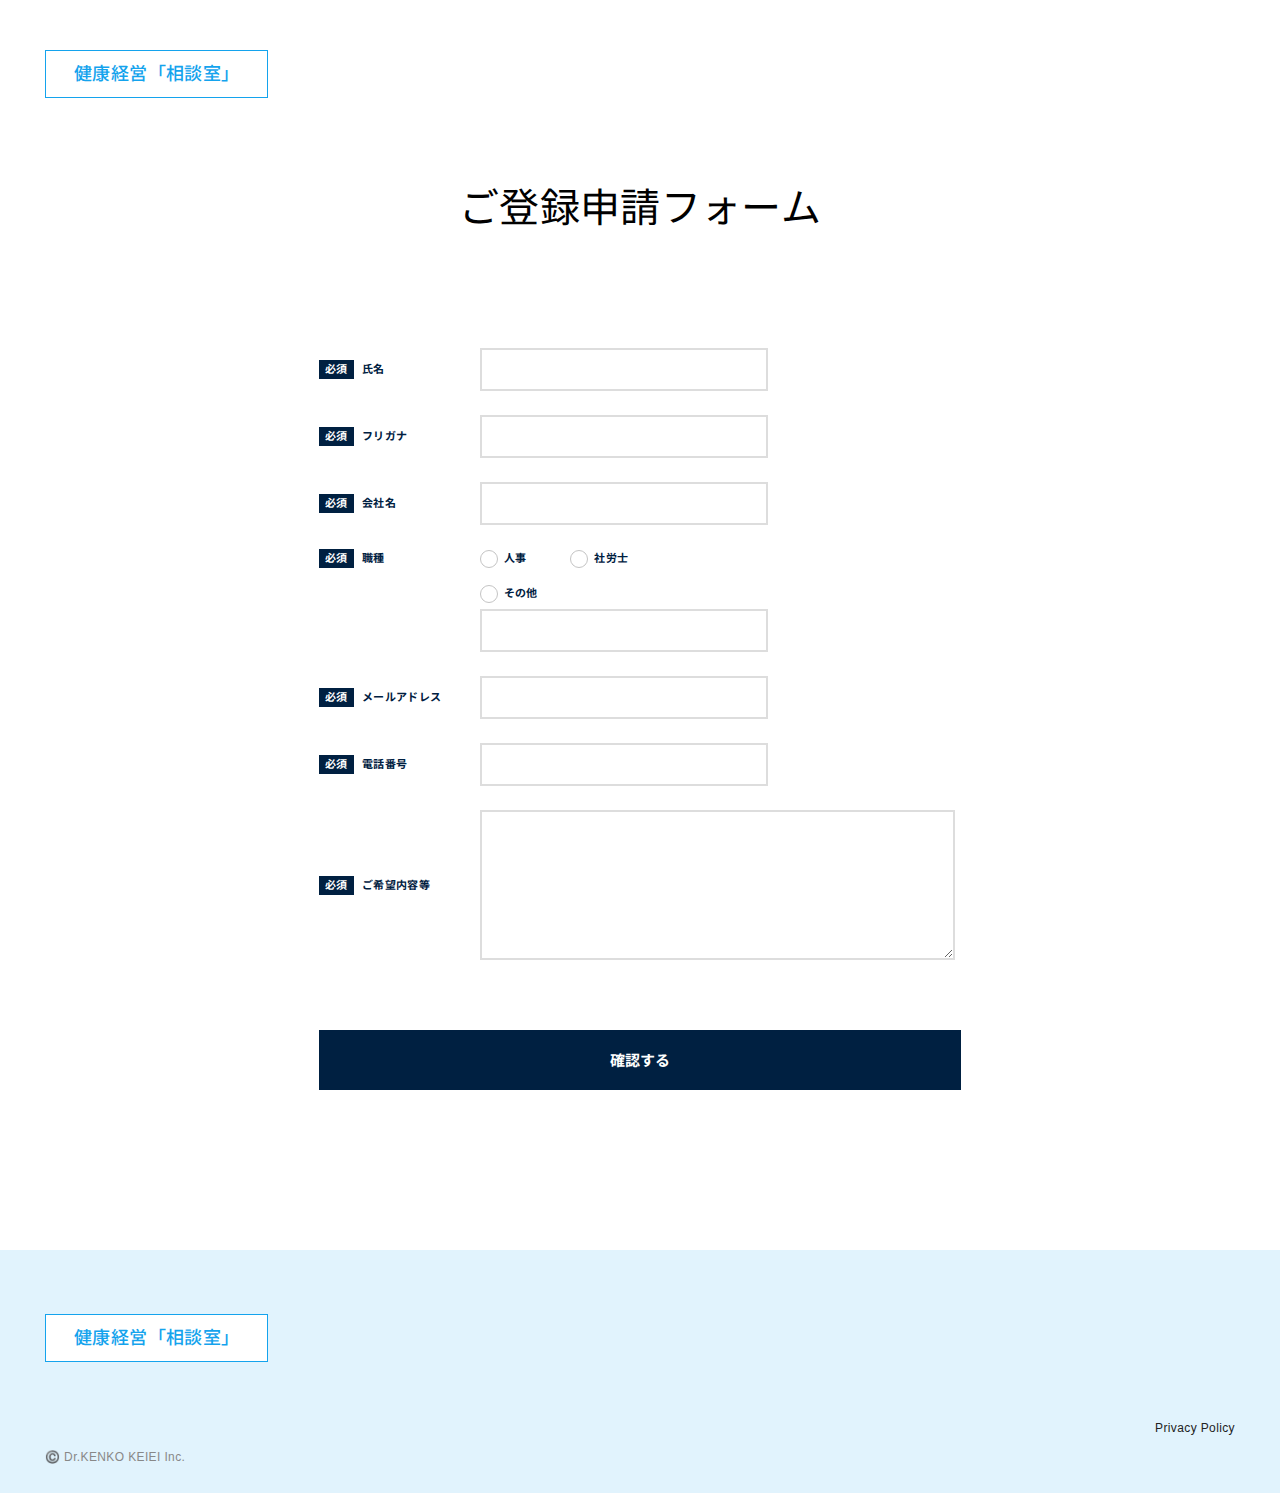
<file: form.html>
<!DOCTYPE html>
<html lang="ja">
<head>
    <meta charset="UTF-8">
    <meta name="viewport" content="width=device-width, initial-scale=1.0">
    <title>フォーム</title>
    <!-- css -->
    <link rel="stylesheet" href="css/reset.css">
    <link rel="stylesheet" href="css/form.css">
     <!-- font -->
    <link rel="preconnect" href="https://fonts.gstatic.com">
<link href="https://fonts.googleapis.com/css2?family=Noto+Sans+JP:wght@400;500;700&display=swap" rel="stylesheet">
<link href="https://fonts.googleapis.com/css2?family=Noto+Serif+JP:wght@600&display=swap" rel="stylesheet">
</head>
<body>
    <header class="header">
        <h1 class="logo">健康経営「相談室」</h1>
    </header>

    <main>
        <section class="formPage">
        <h2 class="form_ttl">ご登録申請フォーム</h2>
        <form action="form-confirm.html" method="post" class="form">
            <div class="form_item">
              <label for="name" class="required" required>氏名</label>
              <input type="text" name="name" id="name">
            </div>
            <div class="form_item">
                <label for="kana" class="required" required>フリガナ</label>
                <input type="text" name="kana" id="kana">
              </div>
              <div class="form_item">
                <label for="company" class="required" required>会社名</label>
                <input type="text" name="company" id="company">
              </div>
              <div class="form_item occupation_item">
                <label for="occupation" class="required" required>職種</label>
                <div class="radio_list">
                <div class="radio_item"><input id="hr" type="radio" name="hr" value="hr"><label for="hr" class="occupation_name">人事</label></div>
                <div class="radio_item"><input id="laborer" type="radio" name="laborer" value="laborer"><label for="laborer" class="occupation_name">社労士</label></div>
                <div class="radio_item other"><input id="other" type="radio" name="other" value="other"><label for="other" class="occupation_name">その他</label></div>
                <input type="text" name="other" id="other">
                </div>
            </div>
              </div>
              <div class="form_item">
                <label for="mail" class="required" required>メールアドレス</label>
                <input type="email" name="mail" id="mail">
              </div>
              <div class="form_item">
                <label for="tel" class="required" required>電話番号</label>
                <input type="tel" name="tel" id="tel">
              </div>
              <div class="form_item">
                <label for="comment" class="required" required>ご希望内容等</label>
                <textarea name="comment"></textarea>
              </div>
              <div class="btn_wrap">
                <input type="submit" class="btn_form" value="確認する">
              </div>
        </form>
    </section>
    </main>
    <footer class="footer">
        <div class="f_inner">
            <div class="logo">健康経営「相談室」</div>
            <a href="#" class="privacy_policy">Privacy Policy</a>
            <small>©️ Dr.KENKO KEIEI Inc.</small></div>
        </div>
    </footer>
<script
  src="https://code.jquery.com/jquery-3.5.1.js"
  integrity="sha256-QWo7LDvxbWT2tbbQ97B53yJnYU3WhH/C8ycbRAkjPDc="
  crossorigin="anonymous"></script>
  <script type="text/javascript" src="js/script.js"></script>
</body>
</html>
</file>
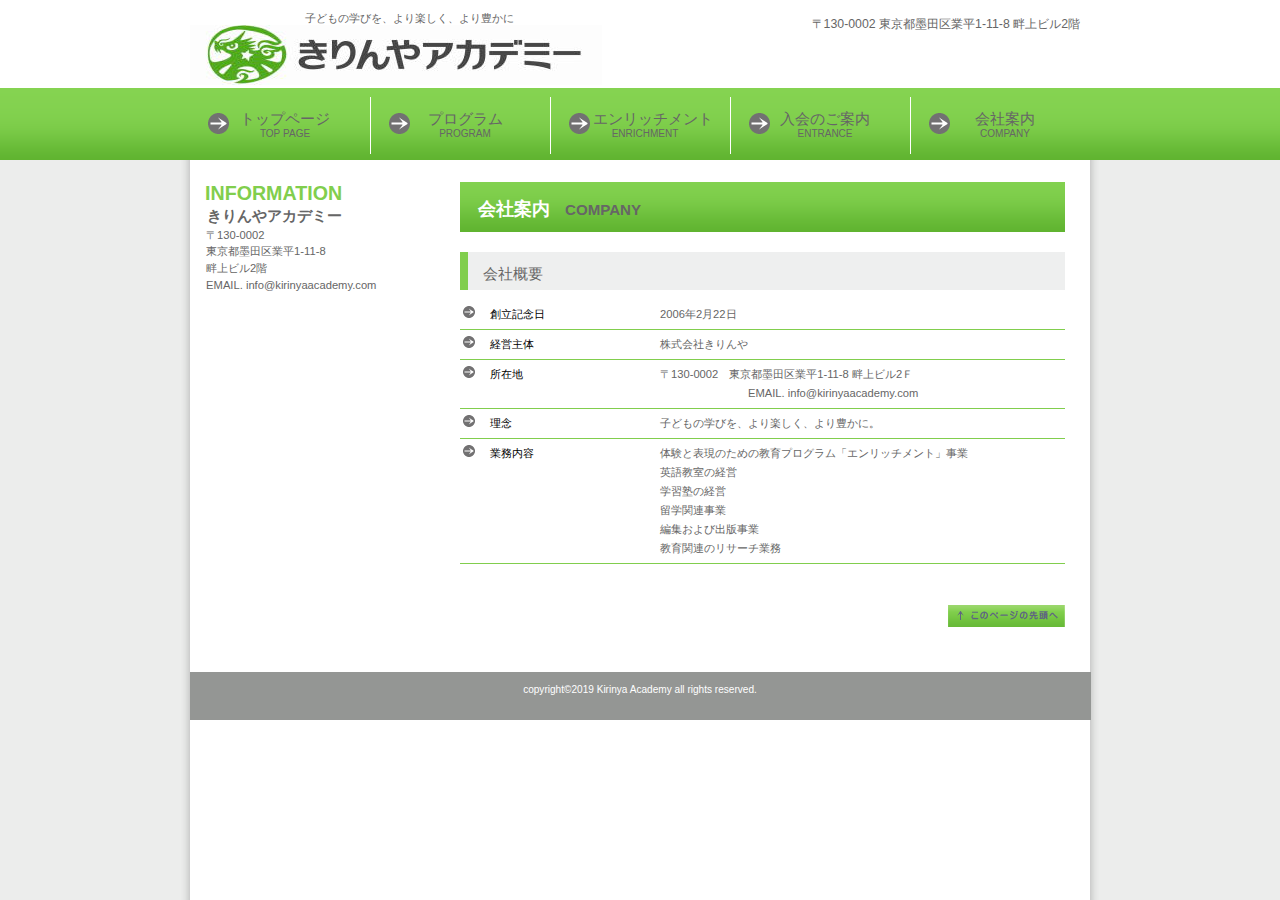
<file: kirinya/public_html/kirinyaacademy/company.html>
<!DOCTYPE HTML PUBLIC "-//W3C//DTD HTML 4.01 Transitional//EN" "http://www.w3.org/TR/html4/loose.dtd">
<html lang="ja">
<head>
<meta http-equiv="Content-Type" content="text/html; charset=Shift_JIS">
<meta http-equiv="Content-Style-Type" content="text/css">
<meta http-equiv="Content-Script-Type" content="text/javascript">
<meta name="GENERATOR" content="JustSystems Homepage Builder Version 16.0.1.0 for Windows">
<title>��Јē�&nbsp;-&nbsp;������A�J�f�~�[</title>
<link rel="stylesheet" href="hpbparts.css" type="text/css" id="hpbparts">
<link rel="stylesheet" href="container_10Bc_2c_topleft.css" type="text/css" id="hpbcontainer">
<link rel="stylesheet" href="main_10Bc_2c.css" type="text/css" id="hpbmain">
<link rel="stylesheet" href="user.css" type="text/css" id="hpbuser">
<script async src="https://www.googletagmanager.com/gtag/js?id=G-0RS8HH85ZV"></script>
<script>
  window.dataLayer = window.dataLayer || [];
  function gtag(){dataLayer.push(arguments);}
  gtag('js', new Date());
  gtag('config', 'G-0RS8HH85ZV');
</script>
</head>
<body id="hpb-template-10-02c-03" class="hpb-layoutset-02">
<div id="hpb-skip"><a href="#hpb-title">�{���փX�L�b�v</a></div>
<!-- container -->
<div id="hpb-container">
  <!-- header -->
  <div id="hpb-header">
    <div id="hpb-headerMain">
      <h1>�@�@�@�@�@�@�@�@�@�@�q�ǂ��̊w�т��A���y�����A���L����</h1>
    </div>
    <div id="hpb-headerLogo"><a href="index.html">������A�J�f�~�[</a></div>
    <div id="hpb-headerExtra1">
      <p class="address">��130-0002 �����s�n�c��ƕ�1-11-8 �ȏ�r��2�K</p>
    </div>
  </div>
  <!-- header end --><!-- inner -->
  <div id="hpb-inner">
    <!-- wrapper -->
    <div id="hpb-wrapper">
      <!-- page title -->
      <div id="hpb-title">
        <h2><span class="ja">��Јē�</span><span class="en">company</span></h2>
      </div>
      <!-- page title end --><!-- main -->
      <div id="hpb-main">
        <!-- company -->
        <div id="company">
          <h3>��ЊT�v</h3>
          <dl>
            <dt>�n���L�O��
            <dd>2006�N2��22��
            <dt>�o�c���
            <dd>������Ђ�����
            <dt>���ݒn
            <dd>��130-0002�@�����s�n�c��ƕ�1-11-8 �ȏ�r��2�e<br>
            �@�@�@�@�@�@�@�@EMAIL. info@kirinyaacademy.com
            <dt>���O
            <dd>�q�ǂ��̊w�т��A���y�����A���L���ɁB
            <dt>�Ɩ����e
            <dd>�̌��ƕ\���̂��߂̋���v���O�����u�G�����b�`�����g�v����<br>
            �p�ꋳ���̌o�c<br>
            �w�K�m�̌o�c<br>
            ���w�֘A����<br>
            �ҏW����яo�Ŏ���<br>
            ����֘A�̃��T�[�`�Ɩ�
          </dl>
          <hr>
          <div id="pagetop"><a href="#hpb-container">���̃y�[�W�̐擪��</a></div>
        </div>
        <!-- company end -->
      </div>
      <!-- main end -->
    </div>
    <!-- wrapper end --><!-- navi -->
    <div id="hpb-nav">
      <h3 class="hpb-c-index">�i�r�Q�[�V����</h3>
      <ul>
        <li id="nav-toppage"><a href="index.html"><span class="ja">�g�b�v�y�[�W</span><span class="en">top&nbsp;page</span></a>
        <li id="nav-program"><a href="program.html"><span class="ja">�v���O����</span><span class="en">program</span></a>
        <li id="nav-policy"><a href="policy.html"><span class="ja">�@�G�����b�`�����g</span><span class="en">ENRICHMENT</span></a>
        <li id="nav-entrance"><a href="entrance.html"><span class="ja">����̂��ē�</span><span class="en">entrance</span></a>
        <li id="nav-company"><a href="company.html"><span class="ja">��Јē�</span><span class="en">company</span></a>
      </ul>
    </div>
    <!-- navi end --><!-- aside -->
    <div id="hpb-aside">
      <div id="shopinfo">
        <h3><span class="en">information</span></h3>
        <h4>������A�J�f�~�[</h4>
        <p>��130-0002<br>
        �����s�n�c��ƕ�1-11-8<br>
        �ȏ�r��2�K<br>
        EMAIL. info@kirinyaacademy.com</p>
      </div>
    </div>
    <!-- aside end -->
  </div>
  <!-- inner end --><!-- footer -->
  <div id="hpb-footer">
    <div id="hpb-footerMain">
      <p>copyright&copy;2019&nbsp;Kirinya Academy&nbsp;all&nbsp;rights&nbsp;reserved.</p>
    </div>
  </div>
  <!-- footer end -->
</div>
<!-- container end --></body>
</html>
</file>
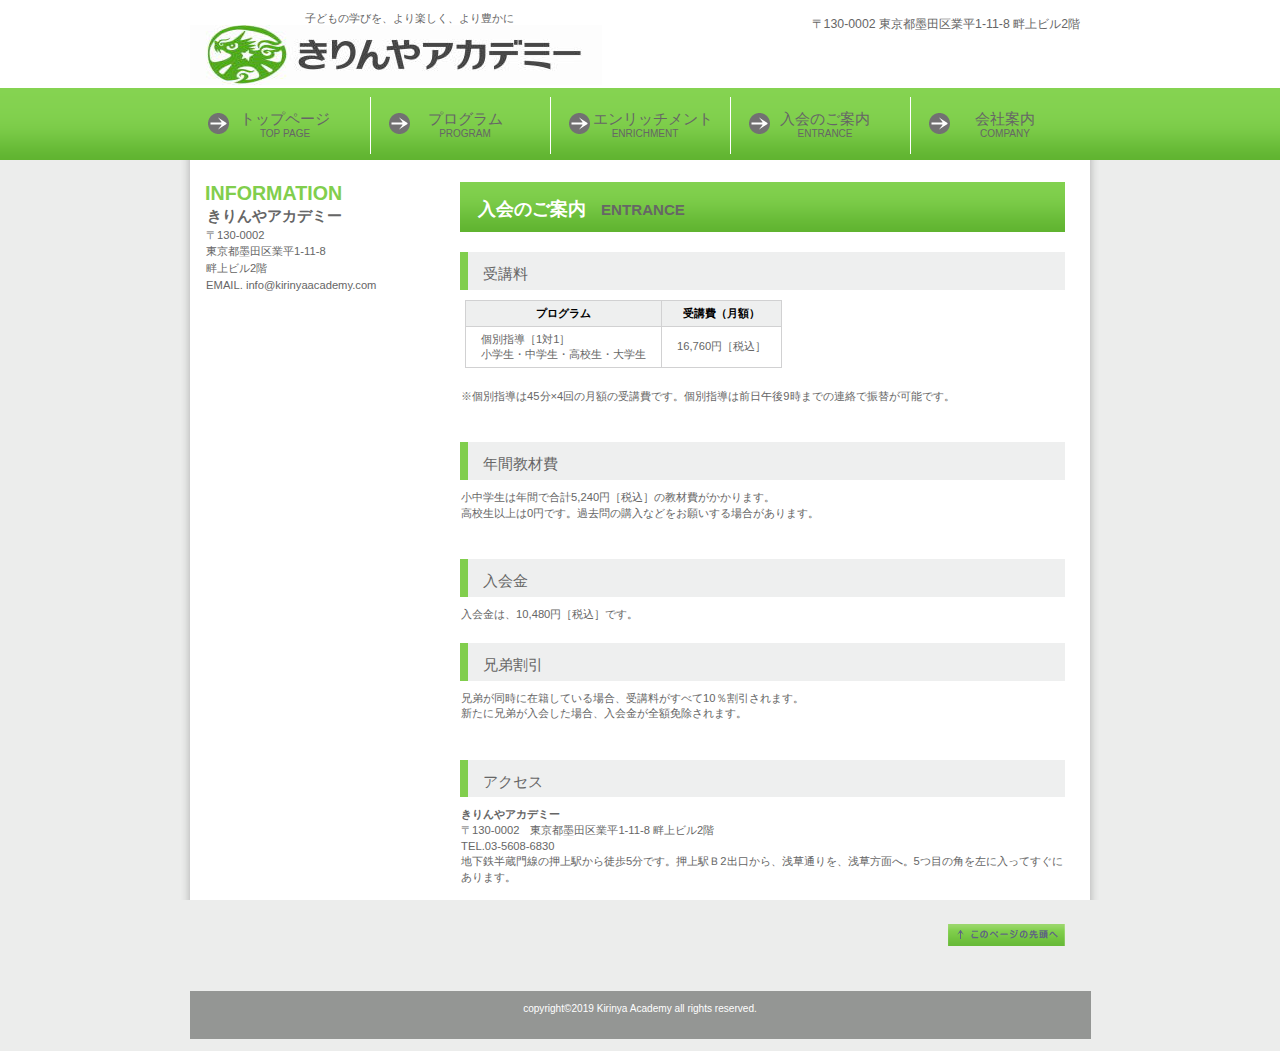
<file: kirinya/public_html/kirinyaacademy/entrance.html>
<!DOCTYPE HTML PUBLIC "-//W3C//DTD HTML 4.01 Transitional//EN" "http://www.w3.org/TR/html4/loose.dtd">
<html lang="ja">
<head>
<meta http-equiv="Content-Type" content="text/html; charset=Shift_JIS">
<meta http-equiv="Content-Style-Type" content="text/css">
<meta http-equiv="Content-Script-Type" content="text/javascript">
<meta name="GENERATOR" content="JustSystems Homepage Builder Version 16.0.1.0 for Windows">
<title>����̂��ē� - ������A�J�f�~�[</title>
<link rel="stylesheet" href="hpbparts.css" type="text/css" id="hpbparts">
<link rel="stylesheet" href="container_10Bc_2c_topleft.css" type="text/css" id="hpbcontainer">
<link rel="stylesheet" href="main_10Bc_2c.css" type="text/css" id="hpbmain">
<link rel="stylesheet" href="user.css" type="text/css" id="hpbuser">
<script async src="https://www.googletagmanager.com/gtag/js?id=G-0RS8HH85ZV"></script>
<script>
  window.dataLayer = window.dataLayer || [];
  function gtag(){dataLayer.push(arguments);}
  gtag('js', new Date());
  gtag('config', 'G-0RS8HH85ZV');
</script>
</head>
<body id="hpb-template-10-02c-03" class="hpb-layoutset-02">
<div id="hpb-skip"><a href="#hpb-title">�{���փX�L�b�v</a></div>
<!-- container -->
<div id="hpb-container">
  <!-- header -->
  <div id="hpb-header">
    <div id="hpb-headerMain">
      <h1>�@�@�@�@�@�@�@�@�@�@�q�ǂ��̊w�т��A���y�����A���L����</h1>
    </div>
    <div id="hpb-headerLogo"><a href="index.html">������A�J�f�~�[</a></div>
    <div id="hpb-headerExtra1">
      <p class="address">��130-0002 �����s�n�c��ƕ�1-11-8 �ȏ�r��2�K</p>
    </div>
  </div>
  <!-- header end --><!-- inner -->
  <div id="hpb-inner">
    <!-- wrapper -->
    <div id="hpb-wrapper">
      <!-- page title -->
      <div id="hpb-title">
        <h2><span class="ja">����̂��ē�</span><span class="en">entrance</span></h2>
      </div>
      <!-- page title end --><!-- main -->
      <div id="hpb-main">
        <!-- entrance -->
        <div id="entrance">
          <h3>��u��</h3>
          <table>
            <tbody>
              <tr>
                <th style="text-align : center;" align="center">�v���O����</th>
                <th style="text-align : center;" align="center">��u��i���z�j</th>
              </tr>
              <tr>
                <td>�ʎw���m1��1�n<br>
                ���w���E���w���E���Z���E��w��</td>
                <td>16,760�~�m�ō��n</td>
              </tr>
            </tbody>
          </table>
          <p><br>
          ���ʎw����45���~4��̌��z�̎�u��ł��B�ʎw���͑O���ߌ�9���܂ł̘A���ŐU�ւ��\�ł��B</p>
          <hr>
          <h3>�N�ԋ��ޔ�</h3>
          <p>�����w���͔N�Ԃō��v5,240�~�m�ō��n�̋��ޔ������܂��B<br>
          ���Z���ȏ��0�~�ł��B�ߋ���̍w���Ȃǂ����肢����ꍇ������܂��B</p>
          <hr>
          <h3>�����</h3>
          <p>������́A10,480�~�m�ō��n�ł��B</p>
          <h3>�Z�튄��</h3>
          <p>�Z�킪�����ɍݐЂ��Ă���ꍇ�A��u�������ׂ�10����������܂��B<br>
          �V���ɌZ�킪������ꍇ�A��������S�z�Ə�����܂��B</p>
          <hr>
          <h3>�A�N�Z�X</h3>
          <p><strong>������A�J�f�~�[</strong><br>
          ��130-0002�@�����s�n�c��ƕ�1-11-8 �ȏ�r��2�K<br>
          TEL.03-5608-6830<br>
          �n���S��������̉���w����k��5���ł��B����w�a2�o������A�󑐒ʂ���A�󑐕��ʂցB5�ڂ̊p�����ɓ����Ă����ɂ���܂��B<br>
          </p>
          <hr>
          <div id="pagetop"><a href="#hpb-container">���̃y�[�W�̐擪��</a></div>
        </div>
        <!-- entrance end -->
      </div>
      <!-- main end -->
    </div>
    <!-- wrapper end --><!-- navi -->
    <div id="hpb-nav">
      <h3 class="hpb-c-index">�i�r�Q�[�V����</h3>
      <ul>
        <li id="nav-toppage"><a href="index.html"><span class="ja">�g�b�v�y�[�W</span><span class="en">top&nbsp;page</span></a>
        <li id="nav-program"><a href="program.html"><span class="ja">�v���O����</span><span class="en">program</span></a>
        <li id="nav-policy"><a href="policy.html"><span class="ja">�@�G�����b�`�����g</span><span class="en">ENRICHMENT</span></a>
        <li id="nav-entrance"><a href="entrance.html"><span class="ja">����̂��ē�</span><span class="en">entrance</span></a>
        <li id="nav-company"><a href="company.html"><span class="ja">��Јē�</span><span class="en">company</span></a>
      </ul>
    </div>
    <!-- navi end --><!-- aside -->
    <div id="hpb-aside">
      <div id="shopinfo">
        <h3><span class="en">information</span></h3>
        <h4>������A�J�f�~�[</h4>
        <p>��130-0002<br>
        �����s�n�c��ƕ�1-11-8<br>
        �ȏ�r��2�K<br>
        EMAIL. info@kirinyaacademy.com</p>
      </div>
    </div>
    <!-- aside end -->
  </div>
  <!-- inner end --><!-- footer -->
  <div id="hpb-footer">
    <div id="hpb-footerMain">
      <p>copyright&copy;2019&nbsp;Kirinya Academy&nbsp;all&nbsp;rights&nbsp;reserved.</p>
    </div>
  </div>
  <!-- footer end -->
</div>
<!-- container end --></body>
</html>
</file>
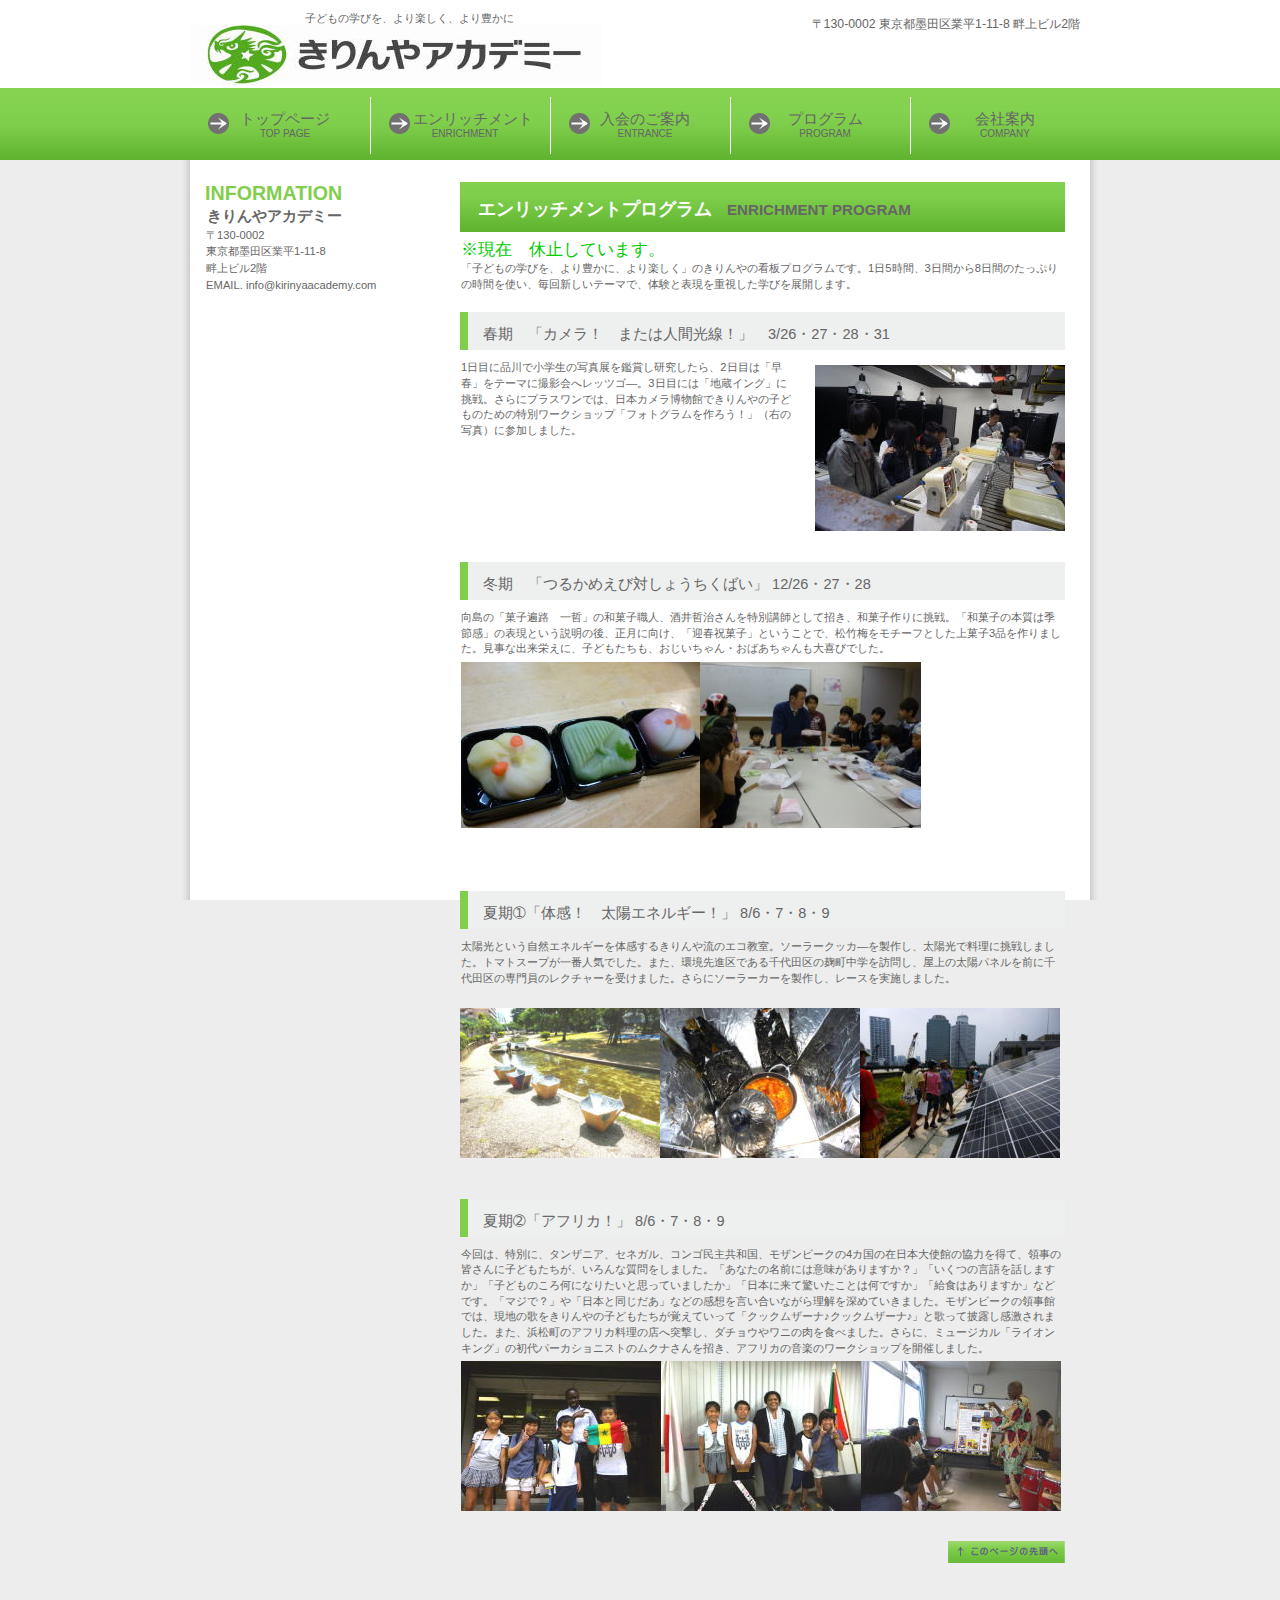
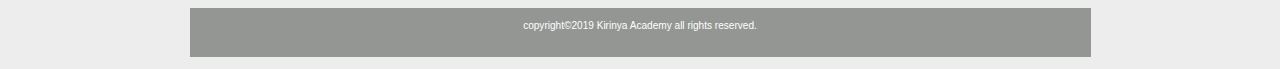
<file: kirinya/public_html/kirinyaacademy/policy.html>
<!DOCTYPE HTML PUBLIC "-//W3C//DTD HTML 4.01 Transitional//EN" "http://www.w3.org/TR/html4/loose.dtd">
<html lang="ja">
<head>
<meta http-equiv="Content-Type" content="text/html; charset=Shift_JIS">
<meta http-equiv="Content-Style-Type" content="text/css">
<meta http-equiv="Content-Script-Type" content="text/javascript">
<meta name="GENERATOR" content="JustSystems Homepage Builder Version 16.0.1.0 for Windows">
<title>�G�����b�`�����g - ������A�J�f�~�[</title>
<link rel="stylesheet" href="hpbparts.css" type="text/css" id="hpbparts">
<link rel="stylesheet" href="container_10Bc_2c_topleft.css" type="text/css" id="hpbcontainer">
<link rel="stylesheet" href="main_10Bc_2c.css" type="text/css" id="hpbmain">
<link rel="stylesheet" href="user.css" type="text/css" id="hpbuser">
<script async src="https://www.googletagmanager.com/gtag/js?id=G-0RS8HH85ZV"></script>
<script>
  window.dataLayer = window.dataLayer || [];
  function gtag(){dataLayer.push(arguments);}
  gtag('js', new Date());
  gtag('config', 'G-0RS8HH85ZV');
</script>
</head>
<body id="hpb-template-10-02c-03" class="hpb-layoutset-02">
<div id="hpb-skip"><a href="#hpb-title">�{���փX�L�b�v</a></div>
<!-- container -->
<div id="hpb-container">
  <!-- header -->
  <div id="hpb-header">
    <div id="hpb-headerMain">
      <h1>�@�@�@�@�@�@�@�@�@�@�q�ǂ��̊w�т��A���y�����A���L����</h1>
    </div>
    <div id="hpb-headerLogo"><a href="index.html">������A�J�f�~�[</a></div>
    <div id="hpb-headerExtra1">
      <p class="address">��130-0002 �����s�n�c��ƕ�1-11-8 �ȏ�r��2�K</p>
    </div>
  </div>
  <!-- header end --><!-- inner -->
  <div id="hpb-inner">
    <!-- wrapper -->
    <div id="hpb-wrapper">
      <!-- page title -->
      <div id="hpb-title">
        <h2><span class="ja">�G�����b�`�����g�v���O����</span><span class="en">ENRICHMENT PROGRAM</span></h2>
        <p><font color="#00cc00" size="+2" style="font-size : 150%;">�����݁@�x�~���Ă��܂��B<br>
        </font>�u�q�ǂ��̊w�т��A���L���ɁA���y�����v�̂�����̊Ŕv���O�����ł��B1��5���ԁA3���Ԃ���8���Ԃ̂����Ղ�̎��Ԃ��g���A����V�����e�[�}�ŁA�̌��ƕ\�����d�������w�т�W�J���܂��B</p>
      </div>
      <!-- page title end --><!-- main -->
      <div id="hpb-main">
        <!-- policy -->
        <div id="policy" style="text-align : left;" align="left">
          <h3>�t���@�u�J�����I�@�܂��͐l�Ԍ����I�v�@3/26�E27�E28�E31</h3>
          <img src="R90716572.jpg" width="250" height="166" alt="������j�C���[�W" class="right">
          <p>1���ڂɕi��ŏ��w���̎ʐ^�W���ӏ܂�����������A2���ڂ́u���t�v���e�[�}�ɎB�e��փ��b�c�S�\�B3���ڂɂ́u�n���C���O�v�ɒ���B����Ƀv���X�����ł́A���{�J���������قł�����̎q�ǂ��̂��߂̓��ʃ��[�N�V���b�v�u�t�H�g�O��������낤�I�v�i�E�̎ʐ^�j�ɎQ�����܂����B</p>
          <hr>
          <h3>�~���@�u�邩�߂��ё΂��傤�����΂��v 12/26�E27�E28</h3>
          <p style="text-align : left;" align="left">�����́u�َq�՘H�@��N�v�̘a�َq�E�l�A����N���������ʍu�t�Ƃ��ď����A�a�َq���ɒ���B�u�a�َq�̖{���͋G�ߊ��v�̕\���Ƃ��������̌�A�����Ɍ����A�u�}�t�j�َq�v�Ƃ������ƂŁA���|�~�����`�[�t�Ƃ�����َq3�i�����܂����B�����ȏo���h���ɁA�q�ǂ��������A�����������E���΂����������тł����B<img src="P1020474.jpg" border="0" style="border-top-width : 0px;border-left-width : 0px;border-right-width : 0px;border-bottom-width : 0px;" width="239" height="166"><img src="P102040811.jpg" border="0" style="border-top-width : 0px;border-left-width : 0px;border-right-width : 0px;border-bottom-width : 0px;" width="221" height="166"><br>
          <br>
          </p>
          <hr>
          <h3>�Ċ�&#10112;�u�̊��I�@���z�G�l���M�[�I�v 8/6�E7�E8�E9</h3>
          <p>���z���Ƃ������R�G�l���M�[��̊����邫���◬�̃G�R�����B�\�[���[�N�b�J�\�𐻍삵�A���z���ŗ����ɒ��킵�܂����B�g�}�g�X�[�v����Ԑl�C�ł����B�܂��A����i��ł�����c��̍������w��K�₵�A����̑��z�p�l����O�ɐ��c��̐����̃��N�`���[���󂯂܂����B����Ƀ\�[���[�J�[�𐻍삵�A���[�X�����{���܂����B</p>
          <img src="s911.jpg" border="0" style="border-top-width : 0px;border-left-width : 0px;border-right-width : 0px;border-bottom-width : 0px;" width="200" height="150"><img src="s61.jpg" border="0" style="border-top-width : 0px;border-left-width : 0px;border-right-width : 0px;border-bottom-width : 0px;" width="200" height="150"><img src="t21.jpg" border="0" style="border-top-width : 0px;border-left-width : 0px;border-right-width : 0px;border-bottom-width : 0px;" width="200" height="150">
          <hr>
          <h3>�Ċ�&#10113;�u�A�t���J�I�v 8/6�E7�E8�E9</h3>
          <p>����́A���ʂɁA�^���U�j�A�A�Z�l�K���A�R���S���勤�a���A���U���r�[�N��4�J���̍ݓ��{��g�ق̋��͂𓾂āA�̎��̊F����Ɏq�ǂ��������A�����Ȏ�������܂����B�u���Ȃ��̖��O�ɂ͈Ӗ�������܂����H�v�u�����̌����b���܂����v�u�q�ǂ��̂��뉽�ɂȂ肽���Ǝv���Ă��܂������v�u���{�ɗ��ċ��������Ƃ͉��ł����v�u���H�͂���܂����v�Ȃǂł��B�u�}�W�ŁH�v��u���{�Ɠ��������v�Ȃǂ̊��z�����������Ȃ��痝����[�߂Ă����܂����B���U���r�[�N�̗̎��قł́A���n�̉̂�������̎q�ǂ��������o���Ă����āu�N�b�N���U�[�i��N�b�N���U�[�i��v�Ɖ̂��Ĕ�I����������܂����B�܂��A�l�����̃A�t���J�����̓X�֓ˌ����A�_�`���E�⃏�j�̓���H�ׂ܂����B����ɁA�~���[�W�J���u���C�I���L���O�v�̏���p�[�J�V���j�X�g�̃��N�i����������A�A�t���J�̉��y�̃��[�N�V���b�v���J�Â��܂����B<br>
          <img src="P10102341.jpg" border="0" style="border-top-width : 0px;border-left-width : 0px;border-right-width : 0px;border-bottom-width : 0px;" width="200" height="150"><img src="P10102471.jpg" border="0" style="border-top-width : 0px;border-left-width : 0px;border-right-width : 0px;border-bottom-width : 0px;" width="200" height="150"><img src="P10103041.jpg" border="0" style="border-top-width : 0px;border-left-width : 0px;border-right-width : 0px;border-bottom-width : 0px;" width="200" height="150"></p>
          <div id="pagetop"><a href="#hpb-container">���̃y�[�W�̐擪��</a></div>
        </div>
        <!-- policy end -->
      </div>
      <!-- main end -->
    </div>
    <!-- wrapper end --><!-- navi -->
    <div id="hpb-nav">
      <h3 class="hpb-c-index">�i�r�Q�[�V����</h3>
      <ul>
        <li id="nav-toppage"><a href="index.html"><span class="ja">�g�b�v�y�[�W</span><span class="en">top&nbsp;page</span></a>
        <li id="nav-policy"><a href="policy.html"><span class="ja">�@�G�����b�`�����g</span><span class="en">ENRICHMENT</span></a>
        <li id="nav-entrance"><a href="entrance.html"><span class="ja">����̂��ē�</span><span class="en">entrance</span></a>
        <li id="nav-program"><a href="program.html"><span class="ja">�v���O����</span><span class="en">program</span></a>
        <li id="nav-company"><a href="company.html"><span class="ja">��Јē�</span><span class="en">company</span></a>
      </ul>
    </div>
    <!-- navi end --><!-- aside -->
    <div id="hpb-aside">
      <div id="shopinfo">
        <h3><span class="en">information</span></h3>
        <h4>������A�J�f�~�[</h4>
        <p>��130-0002<br>
        �����s�n�c��ƕ�1-11-8<br>
        �ȏ�r��2�K<br>
        EMAIL. info@kirinyaacademy.com</p>
      </div>
    </div>
    <!-- aside end -->
  </div>
  <!-- inner end --><!-- footer -->
  <div id="hpb-footer">
    <div id="hpb-footerMain">
      <p>copyright&copy;2019&nbsp;Kirinya Academy&nbsp;all&nbsp;rights&nbsp;reserved.</p>
    </div>
  </div>
  <!-- footer end -->
</div>
<!-- container end --></body>
</html>
</file>
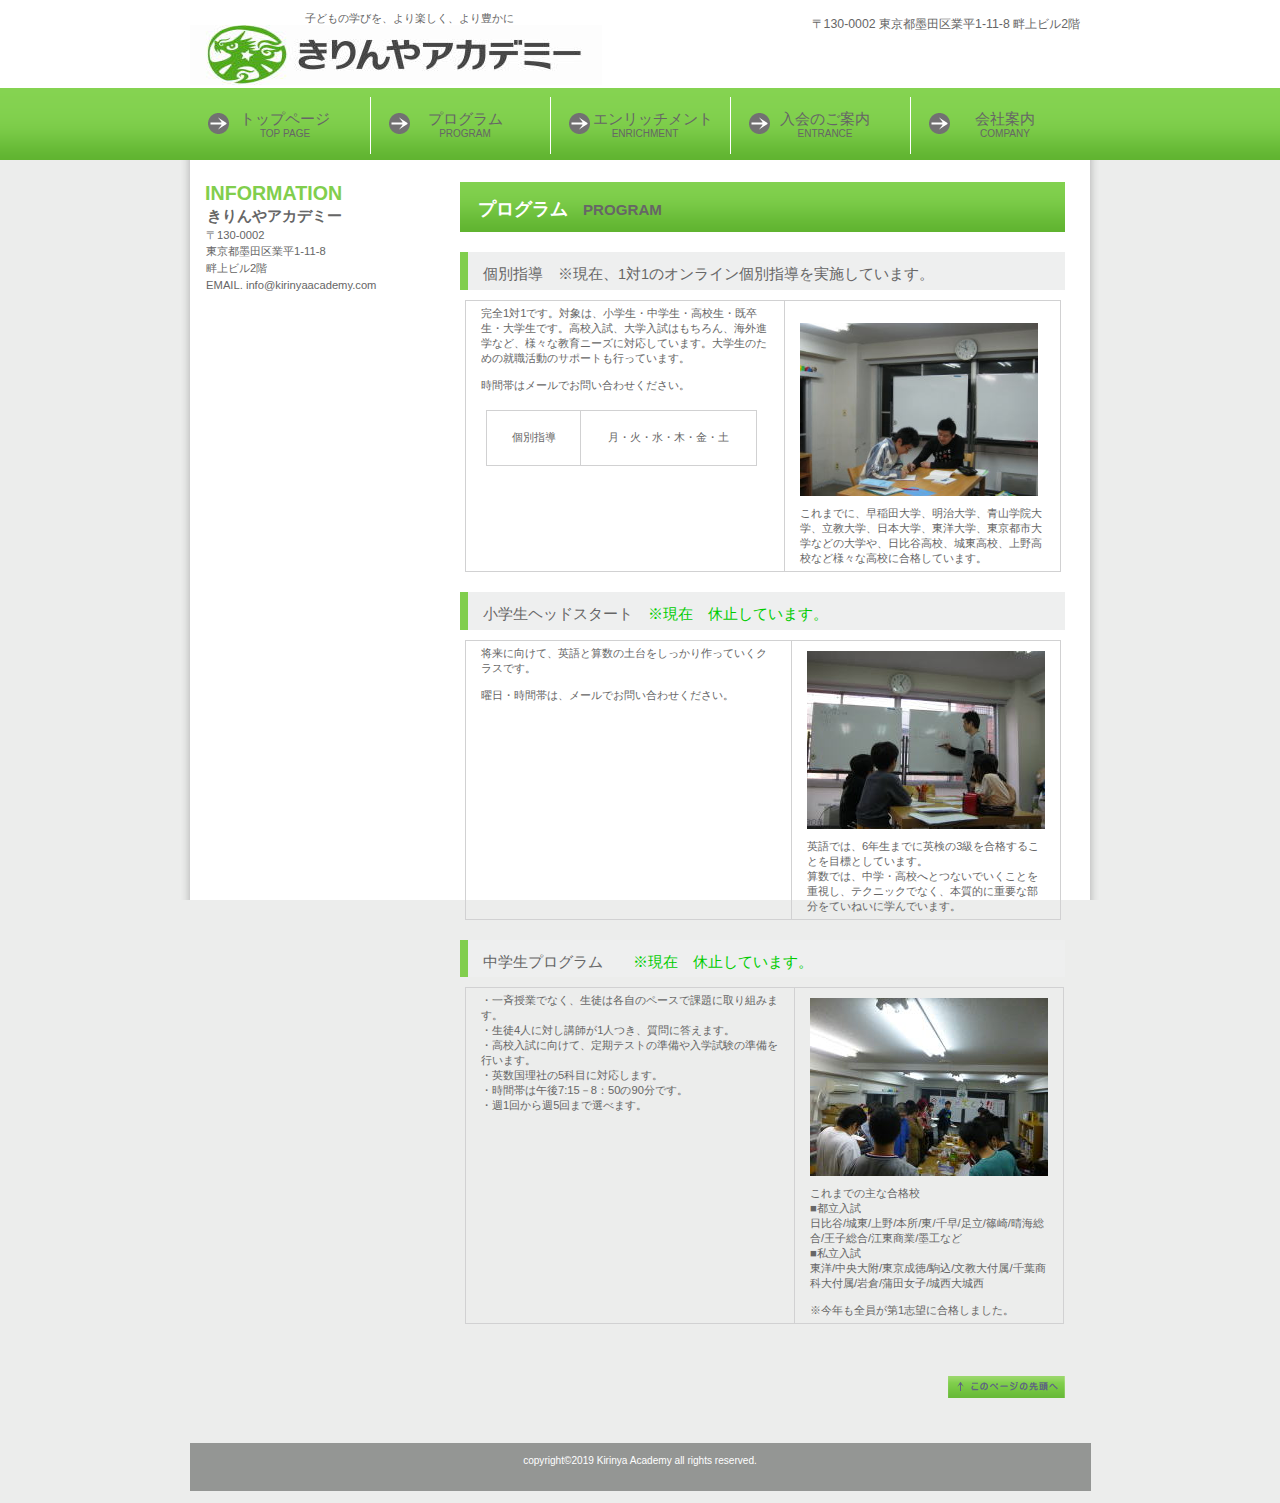
<file: kirinya/public_html/kirinyaacademy/program.html>
<!DOCTYPE HTML PUBLIC "-//W3C//DTD HTML 4.01 Transitional//EN" "http://www.w3.org/TR/html4/loose.dtd">
<html lang="ja">
<head>
<meta http-equiv="Content-Type" content="text/html; charset=Shift_JIS">
<meta http-equiv="Content-Style-Type" content="text/css">
<meta http-equiv="Content-Script-Type" content="text/javascript">
<meta name="GENERATOR" content="JustSystems Homepage Builder Version 16.0.1.0 for Windows">
<title>�v���O���� - ������A�J�f�~�[</title>
<link rel="stylesheet" href="hpbparts.css" type="text/css" id="hpbparts">
<link rel="stylesheet" href="container_10Bc_2c_topleft.css" type="text/css" id="hpbcontainer">
<link rel="stylesheet" href="main_10Bc_2c.css" type="text/css" id="hpbmain">
<link rel="stylesheet" href="user.css" type="text/css" id="hpbuser">
<script async src="https://www.googletagmanager.com/gtag/js?id=G-0RS8HH85ZV"></script>
<script>
  window.dataLayer = window.dataLayer || [];
  function gtag(){dataLayer.push(arguments);}
  gtag('js', new Date());
  gtag('config', 'G-0RS8HH85ZV');
</script>
</head>
<body id="hpb-template-10-02c-03" class="hpb-layoutset-02">
<div id="hpb-skip"><a href="#hpb-title">�{���փX�L�b�v</a></div>
<!-- container -->
<div id="hpb-container">
  <!-- header -->
  <div id="hpb-header">
    <div id="hpb-headerMain">
      <h1>�@�@�@�@�@�@�@�@�@�@�q�ǂ��̊w�т��A���y�����A���L����</h1>
    </div>
    <div id="hpb-headerLogo"><a href="index.html">������A�J�f�~�[</a></div>
    <div id="hpb-headerExtra1">
      <p class="address">��130-0002 �����s�n�c��ƕ�1-11-8 �ȏ�r��2�K</p>
    </div>
  </div>
  <!-- header end --><!-- inner -->
  <div id="hpb-inner">
    <!-- wrapper -->
    <div id="hpb-wrapper">
      <!-- page title -->
      <div id="hpb-title">
        <h2><span class="ja">�v���O����</span><span class="en">program</span></h2>
      </div>
      <!-- page title end --><!-- main -->
      <div id="hpb-main">
        <!-- program -->
        <div id="program" style="text-align : left;" align="left">
          <h3>�ʎw���@�����݁A1��1�̃I�����C���ʎw�������{���Ă��܂��B</h3>
          <table width="596" border="0" cellpadding="0" cellspacing="0" id="HPB_LPT_PBOX_004" class="hpb-lay-photo0 hpb-dp-tb4">
            <tbody>
              <tr>
                <td align="left" valign="top" id="HPB_LP_C0" class="hpb-dp-tb4-cell10" width="288" height="186">���S1��1�ł��B�Ώۂ́A���w���E���w���E���Z���E�������E��w���ł��B���Z�����A��w�����͂������A�C�O�i�w�ȂǁA�l�X�ȋ���j�[�Y�ɑΉ����Ă��܂��B��w���̂��߂̏A�E�����̃T�|�[�g���s���Ă��܂��B<br>
                <br>
                ���ԑт̓��[���ł��₢���킹���������B<br>
                <br>
                <table border="1" height="56">
                  <tbody>
                    <tr>
                      <td style="text-align : center;" align="center" width="63">�ʎw��</td>
                      <td style="text-align : center;" align="center" width="145">���E�΁E���E�؁E���E�y</td>
                    </tr>
                  </tbody>
                </table>
                </td>
                <td valign="top" id="HPB_LP_P0" class="hpb-dp-tb4-cell11" width="245" height="186"><br>
                <img src="IMG_4138.jpg" border="0" style="border-top-width : 0px;border-left-width : 0px;border-right-width : 0px;border-bottom-width : 0px;" width="238" height="173">����܂łɁA����c��w�A������w�A�R�w�@��w�A������w�A���{��w�A���m��w�A�����s�s��w�Ȃǂ̑�w��A����J���Z�A�铌���Z�A��썂�Z�ȂǗl�X�ȍ��Z�ɍ��i���Ă��܂��B</td>
              </tr>
            </tbody>
          </table>
          <h3>���w���w�b�h�X�^�[�g�@<font color="#00cc00">�����݁@�x�~���Ă��܂��B</font>�@</h3>
          <table width="596" border="0" cellpadding="0" cellspacing="0" class="hpb-lay-photo0 hpb-dp-tb4">
            <tbody>
              <tr>
                <td align="left" valign="top" class="hpb-dp-tb4-cell10" height="186" width="297">�����Ɍ����āA�p��ƎZ���̓y��������������Ă����N���X�ł��B<br>
                <br>
                �j���E���ԑт́A���[���ł��₢���킹���������B</td>
                <td valign="top" class="hpb-dp-tb4-cell11" height="186" width="236"><img src="IMG_4135.jpg" border="0" style="border-top-width : 0px;border-left-width : 0px;border-right-width : 0px;border-bottom-width : 0px;" width="238" height="178"><br>
                �p��ł́A6�N���܂łɉp����3�������i���邱�Ƃ�ڕW�Ƃ��Ă��܂��B<br>
                �Z���ł́A���w�E���Z�ւƂȂ��ł������Ƃ��d�����A�e�N�j�b�N�łȂ��A�{���I�ɏd�v�ȕ������Ă��˂��Ɋw��ł��܂��B</td>
              </tr>
            </tbody>
          </table>
          <h3>���w���v���O�����@�@<font color="#00cc00">�����݁@�x�~���Ă��܂��B</font></h3>
          <table border="0" width="599" cellpadding="0" cellspacing="0" id="HPB_LPT_PBOX_04" class="hpb-lay-photo0">
            <tbody>
              <tr>
                <td valign="top" id="HPB_LP_C0" class="hpb-cnt-cell3" height="190" width="311">�E��Ď��ƂłȂ��A���k�͊e���̃y�[�X�ŉۑ�Ɏ��g�݂܂��B<br>
                �E���k4�l�ɑ΂��u�t��1�l���A����ɓ����܂��B<br>
                �E���Z�����Ɍ����āA����e�X�g�̏�������w�����̏������s���܂��B<br>
                �E�p�������Ђ�5�ȖڂɑΉ����܂��B<br>
                �E���ԑт͌ߌ�7:15�|8�F50��90���ł��B<br>
                �E�T1�񂩂�T5��܂őI�ׂ܂��B<br>
                </td>
                <td valign="top" id="HPB_LP_P0" class="hpb-cnt-cell3" height="190" width="200"><img src="P1020803.jpg" width="238" border="0" style="border-top-width : 0px;border-left-width : 0px;border-right-width : 0px;border-bottom-width : 0px;" height="178"><br>
                ����܂ł̎�ȍ��i�Z<br>
                ���s������ �@<br>
                ����J/�铌/���/�{��/��/�瑁/����/��/���C����/���q����/�]������/�n�H�Ȃ�<br>
                ����������<br>
                ���m/�����啍/��������/�/������t��/��t���ȑ�t��/��q/���c���q/�鐼��鐼<br>
                <br>
                �����N���S������1�u�]�ɍ��i���܂����B</td>
              </tr>
            </tbody>
          </table>
          <hr>
          <hr>
          <div id="pagetop"><a href="#hpb-container">���̃y�[�W�̐擪��</a></div>
        </div>
        <!-- program end -->
      </div>
      <!-- main end -->
    </div>
    <!-- wrapper end --><!-- navi -->
    <div id="hpb-nav">
      <h3 class="hpb-c-index">�i�r�Q�[�V����</h3>
      <ul>
        <li id="nav-toppage"><a href="index.html"><span class="ja">�g�b�v�y�[�W</span><span class="en">top&nbsp;page</span></a>
        <li id="nav-program"><a href="program.html"><span class="ja">�v���O����</span><span class="en">program</span></a>
        <li id="nav-policy"><a href="policy.html"><span class="ja">�@�G�����b�`�����g</span><span class="en">ENRICHMENT</span></a>
        <li id="nav-entrance"><a href="entrance.html"><span class="ja">����̂��ē�</span><span class="en">entrance</span></a>
        <li id="nav-company"><a href="company.html"><span class="ja">��Јē�</span><span class="en">company</span></a>
      </ul>
    </div>
    <!-- navi end --><!-- aside -->
    <div id="hpb-aside">
      <div id="shopinfo">
        <h3><span class="en">information</span></h3>
        <h4>������A�J�f�~�[</h4>
        <p>��130-0002<br>
        �����s�n�c��ƕ�1-11-8<br>
        �ȏ�r��2�K<br>
        EMAIL. info@kirinyaacademy.com</p>
      </div>
    </div>
    <!-- aside end -->
  </div>
  <!-- inner end --><!-- footer -->
  <div id="hpb-footer">
    <div id="hpb-footerMain">
      <p>copyright&copy;2019&nbsp;Kirinya Academy&nbsp;all&nbsp;rights&nbsp;reserved.</p>
    </div>
  </div>
  <!-- footer end -->
</div>
<!-- container end --></body>
</html>
</file>
<file: css/style.css>
@charset "UTF-8";
html {
  font-size: 62.5%;
}

body {
  color: #222222;
  font-size: 1.5rem;
  font-family: "Helvetica Neue", Arial, "Noto Sans JP", "Hiragino Kaku Gothic ProN", "Hiragino Sans", Meiryo, sans-serif;
  letter-spacing: 0.025em;
  counter-reset: flow;
}

img {
  width: 100%;
  height: auto;
}

* {
  -webkit-box-sizing: border-box;
          box-sizing: border-box;
}

.sp_only {
  display: none;
}

/*--------------
*common
----------------*/
/* inner */
.inner1020 {
  max-width: 1060px;
  padding: 0 20px;
  margin: 0 auto;
}

/* ttl */
h2.section_title {
  color: #14a3ed;
  font-size: 3.4rem;
  text-align: center;
  margin: 0 auto 64px;
  font-weight: 500;
}

h2.section_title span {
  font-size: 1.8rem;
  display: block;
  margin-bottom: 24px;
  font-family: "Noto";
  font-weight: 600;
  font-family: "Noto Serif JP", serif;
}

h2.section_title--02 {
  text-align: left;
  max-width: 1060px;
  padding: 0 20px;
  margin: 0 auto 64px;
}

/* txt */
p {
  line-height: 2;
}

.small_txt {
  font-size: 1.2rem;
  line-height: 1.6;
}

.medium {
  font-weight: 500;
}

/* border_yellow */
.border_yellow {
  background: -webkit-gradient(linear, left top, left bottom, color-stop(60%, transparent), color-stop(60%, #ffee00));
  background: -webkit-linear-gradient(transparent 60%, #ffee00 60%);
  background: linear-gradient(transparent 60%, #ffee00 60%);
  display: inline;
  line-height: 1.5;
}

/* cta */
.cta {
  max-width: 930px;
  margin: 0 auto;
}

.cta_wrap {
  display: -webkit-box;
  display: -webkit-flex;
  display: -ms-flexbox;
  display: flex;
  -webkit-box-pack: justify;
  -webkit-justify-content: space-between;
      -ms-flex-pack: justify;
          justify-content: space-between;
  margin: 0 auto 126px;
  padding: 0 20px;
}

.cta_wrap .entry,
.cta_wrap .contact {
  position: relative;
  border-radius: 36px;
  background: #ffa600;
  display: block;
  width: 47%;
  height: 72px;
  line-height: 72px;
  text-align: center;
}

.cta_wrap .entry > a,
.cta_wrap .contact > a {
  display: block;
  color: #fff;
  font-size: 1.7rem;
}

.cta_wrap .entry > a::before,
.cta_wrap .contact > a::before {
  content: "";
  margin-right: 14px;
  display: inline-block;
  height: 34px;
  vertical-align: middle;
}

.cta_wrap .entry:hover,
.cta_wrap .contact:hover {
  background: #ff8400;
}

.cta_wrap .entry::before, .cta_wrap .entry::after,
.cta_wrap .contact::before,
.cta_wrap .contact::after {
  position: absolute;
  top: 50%;
  -webkit-transform: translateY(-50%);
          transform: translateY(-50%);
  content: "";
  display: block;
}

.cta_wrap .entry::before,
.cta_wrap .contact::before {
  background: #fff;
  width: 25px;
  height: 2px;
  right: 40px;
}

.cta_wrap .entry::after,
.cta_wrap .contact::after {
  border: 2px solid #fff;
  border-radius: 50%;
  width: 20px;
  height: 20px;
  right: 30px;
}

.cta_wrap .entry a::before {
  background: url("../images/icon_entry.svg") center 50%/100% auto no-repeat;
  width: 42px;
}

.cta_wrap .contact a::before {
  background: url("../images/icon_contact.svg") center 50%/100% auto no-repeat;
  width: 51px;
}

.cta p {
  text-align: center;
  font-weight: 500;
  margin-bottom: 80px;
}

/*--------------
*header
----------------*/
.header {
  background: transparent;
}

.header .h_inner h1 {
  position: absolute;
  top: 40px;
  left: 180px;
  display: inline-block;
  background: #fff;
  font-size: 1.8rem;
  color: #14a3ed;
  padding: 14px 28px;
  border: 1px solid #14a3ed;
  font-weight: 500;
}

.header .h_inner nav {
  position: fixed;
  z-index: 9999;
  top: 0;
  right: 0;
}

.header .h_inner nav ul {
  display: -webkit-box;
  display: -webkit-flex;
  display: -ms-flexbox;
  display: flex;
}

.header .h_inner nav ul li {
  width: 142px;
  height: 120px;
}

.header .h_inner nav ul li + li {
  border-left: 1px solid #ffc14d;
}

.header .h_inner nav ul li > a {
  height: 100%;
  background: #ffa600;
  color: #fff;
  display: block;
  text-align: center;
  padding-top: 30px;
}

.header .h_inner nav ul li > a:hover {
  background: #ff8400;
}

.header .h_inner nav ul li .h_entry::before,
.header .h_inner nav ul li .h_contact::before {
  content: "";
  display: block;
  height: 34px;
  margin: 0 auto 10px;
}

.header .h_inner nav ul li .h_entry::before {
  background: url("../images/icon_entry.svg") center 50%/100% auto no-repeat;
  width: 42px;
}

.header .h_inner nav ul li .h_contact::before {
  background: url("../images/icon_contact.svg") center 50%/100% auto no-repeat;
  width: 51px;
}

/*--------------
*footer
----------------*/
.footer {
  position: relative;
}

.footer .f_head {
  background: #e1f3fd;
  padding: 46px 20px 88px;
}

.footer .f_head_inner {
  max-width: 1075px;
  margin: 0 auto;
}

.footer .f_head .f_logo {
  display: inline-block;
  background: #fff;
  font-size: 1.8rem;
  color: #14a3ed;
  padding: 14px 24px;
  border: 1px solid #14a3ed;
  font-weight: 500;
  margin-bottom: 15px;
}

.footer .f_head .privacy_policy {
  color: #222222;
  display: block;
  text-align: right;
  font-size: 1.2rem;
}

.footer .f_head .privacy_policy:hover {
  opacity: 0.7;
}

.footer .f_foot {
  padding: 26px 20px 16px;
  text-align: center;
}

.footer .f_foot small {
  color: #888;
  font-size: 1.2rem;
}

/*--------------
*pagetop
----------------*/
#page_top {
  position: absolute;
  top: 0;
  right: 0;
  background: #000;
}

#page_top a {
  display: block;
  padding: 17px 21px;
}

#page_top a:hover {
  opacity: 0.6;
}

#page_top a i {
  display: inline-block;
  width: 7px;
  height: 7px;
  border-top: 2px solid #fff;
  border-left: 2px solid #fff;
  -webkit-transform: rotate(45deg);
          transform: rotate(45deg);
}

/*--------------
*fv
----------------*/
.fv {
  background-image: url("../images/fv_bg.jpg");
  background-size: cover;
  background-position: top center;
  padding: 166px 0 48px;
  margin-bottom: 100px;
}

.fv_inner .catch {
  color: #14a3ed;
  font-family: "Noto Serif JP", serif;
  font-size: 4.2rem;
  line-height: 1.5;
  margin-bottom: 54px;
}

.fv_inner .fv_txt {
  max-width: 430px;
  margin-bottom: 48px;
}

.fv_inner .fv_point {
  display: -webkit-box;
  display: -webkit-flex;
  display: -ms-flexbox;
  display: flex;
  -webkit-box-pack: justify;
  -webkit-justify-content: space-between;
      -ms-flex-pack: justify;
          justify-content: space-between;
  max-width: 564px;
}

.fv_inner .fv_point li {
  border-radius: 50%;
  border: 3px solid #fff;
  background: #14a3ed;
  color: #fff;
  font-family: "Noto Serif JP", serif;
  width: 181px;
  height: 181px;
  text-align: center;
}

.fv_inner .fv_point li .num {
  font-size: 1.8rem;
  display: block;
  margin: 26px 0 20px;
}

.fv_inner .fv_point li .num::after {
  background: #fff;
  content: "";
  display: block;
  margin: 15px auto 0;
  width: 30px;
  height: 1px;
}

.fv_inner .fv_point li p {
  font-size: 1.8rem;
  line-height: 1.8;
}

/*--------------
*about
----------------*/
.about_lead {
  max-width: 840px;
  padding: 0 20px;
  margin: 0 auto 90px;
}

.service_list {
  display: -webkit-box;
  display: -webkit-flex;
  display: -ms-flexbox;
  display: flex;
  max-width: 1440px;
  margin: 0 auto 110px;
}

.service_list .service_item {
  width: 50%;
}

.service_list .service_item .service_label {
  width: 290px;
  z-index: 10;
  position: relative;
  background: #14a3ed;
  padding: 28px 10px 34px;
  text-align: center;
  color: #fff;
  margin: -50px auto 0;
}

.service_list .service_item .service_label .label_num {
  font-family: "Noto Serif JP", serif;
}

.service_list .service_item .service_label .label_ttl {
  position: relative;
  margin-top: 19px;
  font-size: 2.4rem;
}

.service_list .service_item .service_label .label_ttl::after {
  position: absolute;
  content: "";
  background: #98cdf8;
  display: block;
  width: 1px;
  height: 28px;
  bottom: -48px;
  left: 50%;
  -webkit-transform: translateX(50%);
          transform: translateX(50%);
}

.service_list .service_item p {
  padding-top: 80px;
  width: 72%;
  margin: 0 auto;
}

/*--------------
*point
----------------*/
.point {
  background: #e1f3fd;
  padding: 90px 0px 120px;
}

.point_list {
  max-width: 970px;
  margin: 0 auto;
  padding: 0 20px;
}

.point_list .point_item {
  position: relative;
  background: #fff;
  padding: 40px 64px;
  margin-bottom: 40px;
}

.point_list .point_item:last-of-type {
  margin-bottom: 0;
}

.point_list .point_item .item_num {
  position: absolute;
  top: 50px;
  left: 0;
  color: #14a3ed;
  font-size: 1.4rem;
  font-family: "Noto Serif JP", serif;
  -webkit-transform: rotate(-90deg);
          transform: rotate(-90deg);
}

.point_list .point_item .item_conts {
  display: -webkit-box;
  display: -webkit-flex;
  display: -ms-flexbox;
  display: flex;
  -webkit-box-align: center;
  -webkit-align-items: center;
      -ms-flex-align: center;
          align-items: center;
}

.point_list .point_item .item_conts .point_img_wrap {
  width: 14%;
  margin-left: 34px;
}

.point_list .point_item .item_conts .point_txt {
  width: 71%;
  margin-left: 68px;
}

.point_list .point_item .item_conts .point_txt h3 {
  font-size: 2.2rem;
  margin-bottom: 30px;
  line-height: 1.8;
}

.point_list .point_item .item_conts .point_txt h3 .border_yellow {
  font-weight: 500;
}

/*--------------
*specialists
----------------*/
.specialists {
  margin-top: 90px;
}

.specialists .specialists_list {
  display: -webkit-box;
  display: -webkit-flex;
  display: -ms-flexbox;
  display: flex;
  -webkit-box-pack: justify;
  -webkit-justify-content: space-between;
      -ms-flex-pack: justify;
          justify-content: space-between;
  margin-bottom: 100px;
}

.specialists .specialists_list .specialists_item {
  width: 31%;
}

.specialists .specialists_list .specialists_item h3 {
  margin: 24px 0 20px;
  font-size: 2.1rem;
}

.position {
  color: #14a3ed;
  display: -webkit-box;
  display: -webkit-flex;
  display: -ms-flexbox;
  display: flex;
  font-size: 1.2rem;
  margin-bottom: 30px;
}

.position dt {
  padding-right: 8px;
}

.position dd {
  padding-left: 8px;
  border-left: 1px solid #14a3ed;
}

/*--------------
*category
----------------*/
.category {
  background-size: cover;
  background-image: url(../images/bg_category.jpg);
  background-repeat: no-repeat;
  background-position: right;
  padding: 90px 0;
}

.category .section_title {
  color: #fff;
}

.category .category_list {
  display: -webkit-box;
  display: -webkit-flex;
  display: -ms-flexbox;
  display: flex;
  -webkit-box-pack: justify;
  -webkit-justify-content: space-between;
      -ms-flex-pack: justify;
          justify-content: space-between;
  -webkit-flex-wrap: wrap;
      -ms-flex-wrap: wrap;
          flex-wrap: wrap;
}

.category .category_list .category_item {
  position: relative;
  background: #fff;
  border-radius: 6px;
  padding: 42px 28px 38px;
  margin-bottom: 30px;
  width: 31%;
}

.category .category_list .category_item::before {
  content: "“";
  color: #14a3ed;
  font-size: 9rem;
  position: absolute;
  line-height: 1;
  top: -24px;
  left: 20px;
}

.category .category_list .category_item h3 {
  color: #14a3ed;
  line-height: 1.6;
  margin-bottom: 30px;
  font-weight: 500;
  font-size: 1.8rem;
}

.category .other_issues {
  padding-top: 12px;
  color: #fff;
  font-size: 1.4rem;
}

.category .other_issues h4 {
  margin-bottom: 10px;
}

/*--------------
*price
----------------*/
.price {
  background: #e1f3fd;
  padding: 82px 0 92px;
}

.price_list {
  display: -webkit-box;
  display: -webkit-flex;
  display: -ms-flexbox;
  display: flex;
  max-width: 970px;
  padding: 0 20px;
  margin: 0 auto;
  -webkit-box-pack: justify;
  -webkit-justify-content: space-between;
      -ms-flex-pack: justify;
          justify-content: space-between;
}

.price_list .price_item {
  width: 48%;
  background: #fff;
}

.price_list .price_item h3 {
  background: #14a3ed;
  color: #fff;
  font-size: 2rem;
  padding: 22px 6px;
  text-align: center;
}

.price_list .price_item ul {
  background: #fff;
  padding: 40px 40px 50px;
  line-height: 1.6;
}

.price_list .price_item ul li {
  border-bottom: 1px solid #ddd;
  padding: 0 8px 20px;
  margin-bottom: 22px;
}

.price_list .price_item ul li:last-of-type {
  margin-bottom: 0;
}

/*--------------
*flow
----------------*/
.flow {
  margin: 110px 0 120px;
}

.flow_inner {
  display: -webkit-box;
  display: -webkit-flex;
  display: -ms-flexbox;
  display: flex;
  -webkit-box-pack: justify;
  -webkit-justify-content: space-between;
      -ms-flex-pack: justify;
          justify-content: space-between;
}

.flow_inner .l_conts {
  width: 43%;
}

.flow_inner .l_conts h2.section_title--02 {
  padding-left: 0;
}

.flow_inner .r_conts {
  width: 49%;
}

.flow_inner .r_conts .flow_list {
  border-top: 1px solid #dcdcdc;
}

.flow_inner .r_conts .flow_list .flow_item {
  padding: 30px 0 40px;
  border-bottom: 1px solid #dcdcdc;
}

.flow_inner .r_conts .flow_list .flow_item .flow_ttl_wrap {
  position: relative;
  margin-bottom: 20px;
  padding-left: 66px;
}

.flow_inner .r_conts .flow_list .flow_item .flow_ttl_wrap h3 {
  font-size: 1.9rem;
}

.flow_inner .r_conts .flow_list .flow_item .flow_ttl_wrap h3::before {
  position: absolute;
  counter-increment: flow;
  content: "0" counter(flow);
  border-radius: 50%;
  background: #14a3ed;
  font-size: 1.6rem;
  font-family: "Noto Serif JP", serif;
  width: 44px;
  height: 44px;
  display: -webkit-box;
  display: -webkit-flex;
  display: -ms-flexbox;
  display: flex;
  top: -5px;
  left: 0;
  -webkit-box-align: center;
  -webkit-align-items: center;
      -ms-flex-align: center;
          align-items: center;
  -webkit-box-pack: center;
  -webkit-justify-content: center;
      -ms-flex-pack: center;
          justify-content: center;
  color: #fff;
  line-height: 1;
  text-align: center;
}

.flow_inner .r_conts .flow_list .flow_item p {
  margin-left: 66px;
}

.flow_inner .r_conts .flow_list .flow_item .enrty_link {
  position: relative;
  border-radius: 18px;
  background: #ffa600;
  color: #fff;
  display: block;
  width: 150px;
  padding: 10px;
  font-size: 1.4rem;
  text-align: center;
  margin-left: 66px;
}

.flow_inner .r_conts .flow_list .flow_item .enrty_link:hover {
  background: #ff8400;
}

.flow_inner .r_conts .flow_list .flow_item .enrty_link::before, .flow_inner .r_conts .flow_list .flow_item .enrty_link::after {
  position: absolute;
  top: 50%;
  -webkit-transform: translateY(-50%);
          transform: translateY(-50%);
  content: "";
  display: block;
}

.flow_inner .r_conts .flow_list .flow_item .enrty_link::before {
  background: #fff;
  width: 15px;
  height: 2px;
  right: 18px;
}

.flow_inner .r_conts .flow_list .flow_item .enrty_link::after {
  border: 2px solid #fff;
  border-radius: 50%;
  width: 12px;
  height: 12px;
  right: 12px;
}

/*--------------
*company
----------------*/
.company {
  background: #f4f4f4;
  padding: 90px 0 100px;
  margin-bottom: 100px;
}

.company .logo_wrap {
  border: 4px solid #fff;
  width: 320px;
  margin: 0 auto;
  padding: 42px 48px;
}

.company_conts {
  background: #fff;
  padding: 88px 130px 100px;
  margin-top: 48px;
}

.company_conts .company_head {
  display: -webkit-box;
  display: -webkit-flex;
  display: -ms-flexbox;
  display: flex;
  -webkit-box-pack: justify;
  -webkit-justify-content: space-between;
      -ms-flex-pack: justify;
          justify-content: space-between;
}

.company_conts .company_head .image {
  width: 36%;
}

.company_conts .company_head .prof {
  width: 53%;
}

.company_conts .company_head .prof .position {
  margin-bottom: 20px;
}

.company_conts .company_head .prof h3 {
  font-family: "Noto Serif JP", serif;
  font-size: 2.4rem;
  padding-bottom: 32px;
  border-bottom: 1px solid #dcdcdc;
  margin-bottom: 30px;
}

.company_conts .company_head .prof .prof_desc {
  line-height: 1.5;
}

.company_conts .company_head .prof .prof_desc dt,
.company_conts .company_head .prof .prof_desc dd {
  margin-bottom: 15px;
}

.company_conts .company_head .prof .prof_desc dd:last-of-type {
  margin-bottom: 0;
}

.company_conts .company_section {
  margin-top: 44px;
}

.company_conts .company_section h3 {
  color: #14a3ed;
  font-size: 2rem;
  margin-bottom: 20px;
  font-weight: 500;
}

.company_conts .company_section .summary_ttl {
  margin-bottom: 40px;
}

.company_conts .company_section p {
  margin-bottom: 40px;
}

.company_conts .company_section p:last-of-type {
  margin-bottom: 0;
}

.company_conts .company_section .summary {
  display: -webkit-box;
  display: -webkit-flex;
  display: -ms-flexbox;
  display: flex;
  -webkit-flex-wrap: wrap;
      -ms-flex-wrap: wrap;
          flex-wrap: wrap;
  line-height: 1.8;
  -webkit-box-pack: justify;
  -webkit-justify-content: space-between;
      -ms-flex-pack: justify;
          justify-content: space-between;
}

.company_conts .company_section .summary dt {
  width: 28%;
  padding: 42px 0;
  border-top: 1px solid #dcdcdc;
}

.company_conts .company_section .summary dt:last-of-type {
  border-bottom: 1px solid #dcdcdc;
}

.company_conts .company_section .summary dd {
  width: 70%;
  padding: 42px 0;
  margin: 0;
  border-top: 1px solid #dcdcdc;
}

.company_conts .company_section .summary dd:last-of-type {
  border-bottom: 1px solid #dcdcdc;
}

@media screen and (max-width: 768px) {
  .header .h_inner h1 {
    left: 20px;
  }
  .fv_inner .catch {
    font-size: 3.2rem;
  }
  .category .category_list .category_item {
    width: 48%;
  }
  .company_conts {
    width: 90%;
  }
  .company_conts .company_head .prof .prof_desc dt,
  .company_conts .company_head .prof .prof_desc dd {
    font-size: 1.2rem;
    margin-bottom: 4px;
  }
}

@media screen and (max-width: 425px) {
  /*--------------
*common-sp
----------------*/
  .sp_only {
    display: block;
  }
  /* inner-sp */
  .inner1020 {
    max-width: 425px;
  }
  /* ttl-sp */
  h2.section_title {
    max-width: 425px;
    padding: 0 20px;
  }
  h2.section_title span {
    font-size: 1.8rem;
    display: block;
    margin-bottom: 24px;
    font-family: "Noto";
    font-weight: 600;
    font-family: "Noto Serif JP", serif;
  }
  h2.section_title--02 {
    text-align: center;
    max-width: 425px;
  }
  /* txt-sp */
  p {
    line-height: 2;
  }
  .small_txt {
    font-size: 1.2rem;
    line-height: 1.6;
  }
  .medium {
    font-weight: 500;
  }
  /* cta-sp */
  .cta {
    padding: 0 20px;
  }
  .cta_wrap {
    -webkit-box-orient: vertical;
    -webkit-box-direction: normal;
    -webkit-flex-direction: column;
        -ms-flex-direction: column;
            flex-direction: column;
    margin: 0 auto 126px;
  }
  .cta_wrap li {
    margin-bottom: 26px;
  }
  .cta_wrap li:last-of-type {
    margin-bottom: 0;
  }
  .cta_wrap .entry,
  .cta_wrap .contact {
    width: 100%;
  }
  .cta_wrap .entry > a,
  .cta_wrap .contact > a {
    display: block;
    color: #fff;
    font-size: 1.7rem;
  }
  .cta_wrap .entry > a::before,
  .cta_wrap .contact > a::before {
    content: "";
    margin-right: 14px;
    display: inline-block;
    height: 34px;
    vertical-align: middle;
  }
  .cta_wrap .entry:hover,
  .cta_wrap .contact:hover {
    background: #ff8400;
  }
  .cta_wrap .entry::before, .cta_wrap .entry::after,
  .cta_wrap .contact::before,
  .cta_wrap .contact::after {
    position: absolute;
    top: 50%;
    -webkit-transform: translateY(-50%);
            transform: translateY(-50%);
    content: "";
    display: block;
  }
  .cta_wrap .entry::before,
  .cta_wrap .contact::before {
    background: #fff;
    width: 25px;
    height: 2px;
    right: 40px;
  }
  .cta_wrap .entry::after,
  .cta_wrap .contact::after {
    border: 2px solid #fff;
    border-radius: 50%;
    width: 20px;
    height: 20px;
    right: 30px;
  }
  .cta_wrap .entry a::before {
    background: url("../images/icon_entry.svg") center 50%/100% auto no-repeat;
    width: 42px;
  }
  .cta_wrap .contact a::before {
    background: url("../images/icon_contact.svg") center 50%/100% auto no-repeat;
    width: 51px;
  }
  .cta p {
    text-align: center;
    font-weight: 500;
    margin-bottom: 80px;
  }
  /*--------------
*header-sp
----------------*/
  .header .h_inner h1 {
    top: 10px;
    left: 20px;
    width: 100px;
    width: 114px;
    line-height: 1.5;
    font-size: 1.3rem;
    padding: 10px;
  }
  .header .h_inner nav ul {
    display: -webkit-box;
    display: -webkit-flex;
    display: -ms-flexbox;
    display: flex;
  }
  .header .h_inner nav ul li {
    width: 107px;
    height: 90px;
  }
  .header .h_inner nav ul li > a {
    padding-top: 14px;
  }
  .header .h_inner nav ul li .h_entry::before,
  .header .h_inner nav ul li .h_contact::before {
    content: "";
    display: block;
    height: 34px;
    margin: 0 auto 10px;
  }
  .header .h_inner nav ul li .h_entry::before {
    background: url("../images/icon_entry.svg") center 50%/100% auto no-repeat;
    width: 42px;
  }
  .header .h_inner nav ul li .h_contact::before {
    background: url("../images/icon_contact.svg") center 50%/100% auto no-repeat;
    width: 51px;
  }
  /*--------------
*footer-sp
----------------*/
  .footer .f_head {
    background: #e1f3fd;
    padding: 68px 20px 58px;
    text-align: center;
  }
  .footer .f_head .f_logo {
    margin: 0 auto 36px;
  }
  .footer .f_head .privacy_policy {
    text-align: center;
  }
  /*--------------
*fv-sp
----------------*/
  .fv {
    background-image: url("../images/fv_bg.jpg");
    background-size: auto 580px;
    background-repeat: no-repeat;
    background-position: top 0px right 23%;
    padding: 90px 0 0px;
    margin-bottom: 90px;
  }
  .fv_inner {
    margin-top: 220px;
  }
  .fv_inner .catch {
    font-size: 2.5rem;
    margin-bottom: 24px;
  }
  .fv_inner .fv_txt {
    max-width: 425px;
    margin-bottom: 0px;
  }
  .fv_inner .fv_point {
    -webkit-box-orient: vertical;
    -webkit-box-direction: normal;
    -webkit-flex-direction: column;
        -ms-flex-direction: column;
            flex-direction: column;
    margin-top: 120px;
  }
  .fv_inner .fv_point li {
    width: 220px;
    height: 220px;
    margin: 0 auto;
    margin-bottom: 30px;
  }
  .fv_inner .fv_point li:last-of-type {
    margin-bottom: 0;
  }
  .fv_inner .fv_point li .num,
  .fv_inner .fv_point li p {
    font-size: 2rem;
  }
  .fv_inner .fv_point li .num {
    margin: 36px 0 20px;
  }
  /*--------------
*about-sp
----------------*/
  .about_lead {
    padding: 0 20px;
  }
  .service_list {
    -webkit-box-orient: vertical;
    -webkit-box-direction: normal;
    -webkit-flex-direction: column;
        -ms-flex-direction: column;
            flex-direction: column;
  }
  .service_list .service_item {
    width: 100%;
    margin-bottom: 40px;
  }
  .service_list .service_item:last-of-type {
    margin-bottom: 0;
  }
  .service_list .service_item .service_label {
    width: 280px;
  }
  .service_list .service_item p {
    padding: 30px 20px 0;
    width: 100%;
  }
  /*--------------
*point-sp
----------------*/
  .point_list {
    padding: 0 20px;
  }
  .point_list .point_item {
    position: relative;
    background: #fff;
    padding: 34px 22px 42px;
    margin-bottom: 40px;
  }
  .point_list .point_item:last-of-type {
    margin-bottom: 0;
  }
  .point_list .point_item .item_num {
    display: none;
  }
  .point_list .point_item .item_conts {
    -webkit-box-orient: vertical;
    -webkit-box-direction: normal;
    -webkit-flex-direction: column;
        -ms-flex-direction: column;
            flex-direction: column;
  }
  .point_list .point_item .item_conts .point_img_wrap {
    width: 32%;
    margin-bottom: 40px;
    margin-left: 0px;
  }
  .point_list .point_item .item_conts .point_txt {
    width: 100%;
    margin-left: 0;
  }
  .point_list .point_item .item_conts .point_txt h3 {
    margin-bottom: 36px;
    text-align: center;
  }
  /*--------------
*specialists-sp
----------------*/
  .specialists .specialists_list {
    -webkit-box-orient: vertical;
    -webkit-box-direction: normal;
    -webkit-flex-direction: column;
        -ms-flex-direction: column;
            flex-direction: column;
  }
  .specialists .specialists_list .specialists_item {
    width: 100%;
    margin-bottom: 60px;
  }
  .specialists .specialists_list .specialists_item:last-of-type {
    margin-bottom: 0;
  }
  /*--------------
*category-sp
----------------*/
  .category .category_list {
    -webkit-box-orient: vertical;
    -webkit-box-direction: normal;
    -webkit-flex-direction: column;
        -ms-flex-direction: column;
            flex-direction: column;
  }
  .category .category_list .category_item {
    width: 100%;
  }
  .category .category_list .category_item::before {
    content: "“";
    color: #14a3ed;
    font-size: 9rem;
    position: absolute;
    line-height: 1;
    top: -24px;
    left: 20px;
  }
  /*--------------
*price-sp
----------------*/
  .price_list {
    -webkit-box-orient: vertical;
    -webkit-box-direction: normal;
    -webkit-flex-direction: column;
        -ms-flex-direction: column;
            flex-direction: column;
  }
  .price_list .price_item {
    width: 100%;
    margin-bottom: 56px;
  }
  /*--------------
*flow-sp
----------------*/
  .flow_inner {
    -webkit-box-orient: vertical;
    -webkit-box-direction: normal;
    -webkit-flex-direction: column;
        -ms-flex-direction: column;
            flex-direction: column;
  }
  .flow_inner .l_conts {
    width: 100%;
  }
  .flow_inner .l_conts h2.section_title--02 {
    padding-left: 20px;
  }
  .flow_inner .l_conts p {
    margin-bottom: 46px;
  }
  .flow_inner .r_conts {
    width: 100%;
  }
  .flow_inner .r_conts .flow_list .flow_item .flow_ttl_wrap {
    padding-left: 46px;
  }
  .flow_inner .r_conts .flow_list .flow_item .flow_ttl_wrap h3 {
    font-size: 1.5rem;
  }
  .flow_inner .r_conts .flow_list .flow_item .flow_ttl_wrap h3::before {
    font-size: 1.4rem;
    width: 36px;
    height: 36px;
  }
  .flow_inner .r_conts .flow_list .flow_item p {
    margin-left: 46px;
  }
  .flow_inner .r_conts .flow_list .flow_item .enrty_link {
    margin-left: 46px;
    width: auto;
  }
  /*--------------
*company-sp
----------------*/
  .company .logo_wrap {
    border: 4px solid #fff;
    width: 280px;
    margin: 0 auto;
    padding: 42px 48px;
  }
  .company_conts {
    background: #fff;
    padding: 60px 28px 46px;
  }
  .company_conts .company_head {
    -webkit-box-orient: vertical;
    -webkit-box-direction: normal;
    -webkit-flex-direction: column;
        -ms-flex-direction: column;
            flex-direction: column;
  }
  .company_conts .company_head .image {
    width: 100%;
  }
  .company_conts .company_head .prof {
    margin-top: 24px;
    width: 100%;
  }
  .company_conts .company_head .prof .prof_desc dt,
  .company_conts .company_head .prof .prof_desc dd {
    font-size: 1.5rem;
  }
  .company_conts .company_section {
    margin-top: 64px;
  }
  .company_conts .company_section h3 {
    color: #14a3ed;
    font-size: 2rem;
    margin-bottom: 34px;
    font-weight: 500;
  }
  .company_conts .company_section p {
    margin-bottom: 40px;
  }
  .company_conts .company_section p:last-of-type {
    margin-bottom: 0;
  }
  .company_conts .company_section .summary {
    -webkit-box-orient: vertical;
    -webkit-box-direction: normal;
    -webkit-flex-direction: column;
        -ms-flex-direction: column;
            flex-direction: column;
  }
  .company_conts .company_section .summary dt {
    width: 100%;
    padding: 20px 0 14px;
    border-top: none;
  }
  .company_conts .company_section .summary dt:first-of-type {
    border-top: 1px solid #dcdcdc;
  }
  .company_conts .company_section .summary dt:last-of-type {
    border-bottom: none;
  }
  .company_conts .company_section .summary dd {
    width: 100%;
    padding: 0px 0 20px;
    border-top: none;
    border-bottom: 1px solid #dcdcdc;
  }
}
/*# sourceMappingURL=style.css.map */
</file>
<file: kirinya/public_html/kirinyaacademy/hpbparts.css>
@charset "Shift_JIS";

/******************************
 * float clear
 ******************************/
.hpb-clear {
    clear: both;
}

.hpb-clearfix:after {
    content: ".";
    clear: both;
    height: 0;
    display: block;
    visibility: hidden;
}
.hpb-clearfix {
    zoom: 1; /* for IE6 */
}

/******************************
 * ���C�A�E�g �R���e�i (div)
 ******************************/

/* ����Ȃ� ������ */
.hpb-parts-cnt-01 {
    margin: 0px;
    padding: 0px;
    border: none;
    width: auto;
    float: none;
    clear: both;
}

/* ����Ȃ� ��60px */
.hpb-parts-cnt-01-060 {
    margin: 0px;
    padding: 0px;
    border: none;
    width: 60px;
    float: left;
}

/* ����Ȃ� ��120px */
.hpb-parts-cnt-01-120 {
    margin: 0px;
    padding: 0px;
    border: none;
    width: 120px;
    float: left;
}

/* ����Ȃ� ��180px */
.hpb-parts-cnt-01-180 {
    margin: 0px;
    padding: 0px;
    border: none;
    width: 180px;
    float: left;
}

/* ����Ȃ� ��240px */
.hpb-parts-cnt-01-240 {
    margin: 0px;
    padding: 0px;
    border: none;
    width: 240px;
    float: left;
}

/* ����Ȃ� ��360px */
.hpb-parts-cnt-01-360 {
    margin: 0px;
    padding: 0px;
    border: none;
    width: 360px;
    float: left;
}

/* ���͂� ������ */
.hpb-parts-cnt-02 {
    margin: 0px;
    padding: 0px;
    border-width: 1px;
    border-style: solid;
    width: auto;
    float: none;
    clear: both;
}

/* ���͂� ��60px */
.hpb-parts-cnt-02-060 {
    margin: 0px;
    padding: 0px;
    border-width: 1px;
    border-style: solid;
    width: 60px;
    float: left;
}

/* ���͂� ��120px */
.hpb-parts-cnt-02-120 {
    margin: 0px;
    padding: 0px;
    border-width: 1px;
    border-style: solid;
    width: 120px;
    float: left;
}

/* ���͂� ��180px */
.hpb-parts-cnt-02-180 {
    margin: 0px;
    padding: 0px;
    border-width: 1px;
    border-style: solid;
    width: 180px;
    float: left;
}

/* ���͂� ��240px */
.hpb-parts-cnt-02-240 {
    margin: 0px;
    padding: 0px;
    border-width: 1px;
    border-style: solid;
    width: 240px;
    float: left;
}

/* ���͂� ��360px */
.hpb-parts-cnt-02-360 {
    margin: 0px;
    padding: 0px;
    border-width: 1px;
    border-style: solid;
    width: 360px;
    float: left;
}

/******************************
 * ���o�� (h1-h6)
 ******************************/

/* ����Ȃ� */
.hpb-parts-hl-01 {
    margin: 0px;
    padding: 0px 0.2em;
    border: none !important;
    line-height: 1.2em;
}

/* ���� 1 */
.hpb-parts-hl-02 {
    margin: 0px;
    padding: 0px 0.2em;
    border-bottom-width: 1px !important;
    border-bottom-style: solid !important;
    border-top-style: none !important;
    border-right-style: none !important;
    border-left-style: none !important;
    line-height: 1.2em;
}

/* ���� 2 (2�d��) */
.hpb-parts-hl-03 {
    margin: 0px;
    padding: 0px 0.2em;
    border-bottom-width: 3px !important;
    border-bottom-style: double !important;
    border-top-style: none !important;
    border-right-style: none !important;
    border-left-style: none !important;
    line-height: 1.2em;
}

/* ���͂� 1 */
.hpb-parts-hl-04 {
    margin: 0px;
    padding: 0px 0.2em;
    border-width: 1px !important;
    border-style: solid !important;
    line-height: 1.2em;
}

/* ���͂� 2 (2�d��) */
.hpb-parts-hl-05 {
    margin: 0px;
    padding: 0px 0.2em;
    border-width: 3px !important;
    border-style: double !important;
    line-height: 1.2em;
}

/* ����� 1 (�����t��) */
.hpb-parts-hl-06 {
    margin: 0px;
    padding: 0px 0px 0px 0.2em;
    border-left-width: 1.2em !important;
    border-left-style: solid !important;
    border-top-style: none !important;
    border-right-style: none !important;
    border-bottom-style: none !important;
    line-height: 1.2em;
}

/* ����� 2 (�����t��������) */
.hpb-parts-hl-07 {
    margin: 0px;
    padding: 0px 0px 0px 0.2em;
    border-left-width: 1.2em !important;
    border-left-style: solid !important;
    border-bottom-width: 2px !important;
    border-bottom-style: solid !important;
    border-top-style: none !important;
    border-right-style: none !important;
    line-height: 1.2em;
}

/* ����� 3 (�����t�������͂�) */
.hpb-parts-hl-08 {
    margin: 0px;
    padding: 0px 0px 0px 0.2em;
    border-style: solid !important;
    border-width: 2px 2px 2px 1.2em !important;
    line-height: 1.2em;
}

/******************************
 * ���͘g (div)
 ******************************/

/* �����Ȃ� */
.hpb-parts-cbox-01 {
    margin: 0px;
    padding: 5px;
    border: none;
}

/* ���͂� 1 (����) */
.hpb-parts-cbox-02 {
    margin: 0px;
    padding: 4px;
    border-width: 1px;
    border-style: solid;
}

/* ���͂� 2 (�_��) */
.hpb-parts-cbox-03 {
    margin: 0px;
    padding: 4px;
    border-width: 1px;
    border-style: dotted;
}

/* ���͂� 3 (2�d��) */
.hpb-parts-cbox-04 {
    margin: 0px;
    padding: 2px;
    border-width: 3px;
    border-style: double;
}

/******************************
 * �ʐ^/�摜 (img)
 ******************************/

/* �]���Ȃ� */
.hpb-parts-img-01 {
    margin: 0px;
    padding: 0px;
    border: none;
    float: left;
}

/* �]������ */
.hpb-parts-img-02 {
    margin: 0px;
    padding: 5px;
    border: none;
    float: left;
}

/* �ʐ^�{�b�N�X ���񂹔z�u�p */
.hpb-parts-img-03 {
    margin: 0px 5px 0px 0px !important;
    padding: 5px;
    border: none;
    float: left;
}

/* �ʐ^�{�b�N�X �E�񂹔z�u�p */
.hpb-parts-img-04 {
    margin: 0px 0px 0px 5px !important;
    padding: 5px;
    border: none;
    float: right;
}

/* �����ʐ^�{�b�N�X ���[�p */
.hpb-parts-img-05 {
    margin: 0px;
    padding: 5px;
    border: none;
    float: left;
    clear: both;
}

/* �����ʐ^�{�b�N�X 2��ڗp */
.hpb-parts-img-06 {
    margin: 0px;
    padding: 5px 5px 5px 0px;
    border: none;
    float: left;
}

/* �����ʐ^�{�b�N�X ���[�E2�s�ڗp */
.hpb-parts-img-07 {
    margin: 0px;
    padding: 0px 5px 5px 5px;
    border: none;
    float: left;
    clear: both;
}

/* �����ʐ^�{�b�N�X 2�s�ڗp */
.hpb-parts-img-08 {
    margin: 0px;
    padding: 0px 5px 5px 0px;
    border: none;
    float: left;
}

/******************************
 * ������ (hr)
 ******************************/

/* ������ 1 (�����E��) */
.hpb-parts-hr-01 {
    margin: 0.5em 0px;
    border-width: 1px 0px 0px 0px !important;
    border-top-style: solid !important;
}

/* ������ 2 (�����E��) */
.hpb-parts-hr-02 {
    margin: 0.5em 0px;
    border-width: 2px 0px 0px 0px;
    border-top-style: solid;
}

/* ������ 3 (�_���E��) */
.hpb-parts-hr-03 {
    margin: 0.5em 0px;
    border-width: 1px 0px 0px 0px;
    border-top-style: dotted;
    height: 0px;
}

/* ������ 4 (�_���E��) */
.hpb-parts-hr-04 {
    margin: 0.5em 0px;
    border-width: 2px 0px 0px 0px;
    border-top-style: dotted;
    height: 0px;
}

/* ������ 5 (�j���E��) */
.hpb-parts-hr-05 {
    margin: 0.5em 0px;
    border-width: 1px 0px 0px 0px;
    border-top-style: dashed;
}

/* ������ 6 (�j���E��) */
.hpb-parts-hr-06 {
    margin: 0.5em 0px;
    border-width: 2px 0px 0px 0px;
    border-top-style: dashed;
}

/* ������ 7 (2�d��) */
.hpb-parts-hr-07 {
    margin: 0.5em 0px;
    border-width: 3px 0px 0px 0px;
    border-top-style: double;
}

/******************************
 * �ʐ^�{�b�N�X (div)
 ******************************/

/* ����Ȃ� */
.hpb-parts-pbox-01 {
    margin: 5px;
    padding: 0px;
    border: none;
    text-align: left;
    width: auto;
    float: none;
    clear: both;
}

/* ����Ȃ� �摜��60px */
.hpb-parts-pbox-01-060 {
    margin: 5px;
    padding: 0px 0px 5px 0px;
    border: none;
    text-align: left;
    width: 70px;
    float: left;
}

/* ����Ȃ� �摜��120px */
.hpb-parts-pbox-01-120 {
    margin: 5px;
    padding: 0px 0px 5px 0px;
    border: none;
    text-align: left;
    width: 130px;
    float: left;
}

/* ����Ȃ� �摜��180px */
.hpb-parts-pbox-01-180 {
    margin: 5px;
    padding: 0px 0px 5px 0px;
    border: none;
    text-align: left;
    width: 190px;
    float: left;
}

/* ����Ȃ� �摜��240px */
.hpb-parts-pbox-01-240 {
    margin: 5px;
    padding: 0px 0px 5px 0px;
    border: none;
    text-align: left;
    width: 250px;
    float: left;
}

/* ���͂� */
.hpb-parts-pbox-02 {
    margin: 4px;
    padding: 0px;
    border-width: 1px;
    border-style: solid;
    text-align: left;
    width: auto;
    float: none;
}

/* ���͂� �摜��60px */
.hpb-parts-pbox-02-060 {
    margin: 4px;
    padding: 0px 0px 5px 0px;
    border-width: 1px;
    border-style: solid;
    text-align: left;
    width: 70px;
    float: left;
}

/* ���͂� �摜��120px */
.hpb-parts-pbox-02-120 {
    margin: 4px;
    padding: 0px 0px 5px 0px;
    border-width: 1px;
    border-style: solid;
    text-align: left;
    width: 130px;
    float: left;
}

/* ���͂� �摜��180px */
.hpb-parts-pbox-02-180 {
    margin: 4px;
    padding: 0px 0px 5px 0px;
    border-width: 1px;
    border-style: solid;
    text-align: left;
    width: 190px;
    float: left;
}

/* ���͂� �摜��240px */
.hpb-parts-pbox-02-240 {
    margin: 4px;
    padding: 0px 0px 5px 0px;
    border-width: 1px;
    border-style: solid;
    text-align: left;
    width: 250px;
    float: left;
}

/* �ʐ^�{�b�N�X�p ���͗̈� */
.hpb-parts-pbox-desc {
    margin: 0px;
    padding: 5px 5px 0px 5px;
    border: none;
}

/******************************
 * �����ʐ^�{�b�N�X (div)
 ******************************/

/* ����Ȃ� �摜��60px ��2x�c1 */
.hpb-parts-mpbox-01-2060 {
    margin: 5px;
    padding: 0px 0px 5px 0px;
    border: none;
    text-align: left;
    width: 135px;
    float: left;
}

/* ����Ȃ� �摜��60px ��3x�c1 */
.hpb-parts-mpbox-01-3060 {
    margin: 5px;
    padding: 0px 0px 5px 0px;
    border: none;
    text-align: left;
    width: 200px;
    float: left;
}

/* ����Ȃ� �摜��60px ��4x�c1 */
.hpb-parts-mpbox-01-4060 {
    margin: 5px;
    padding: 0px 0px 5px 0px;
    border: none;
    text-align: left;
    width: 265px;
    float: left;
}

/* ����Ȃ� �摜��120px ��2x�c1 */
.hpb-parts-mpbox-01-2120 {
    margin: 5px;
    padding: 0px 0px 5px 0px;
    border: none;
    text-align: left;
    width: 255px;
    float: left;
}

/* ����Ȃ� �摜��120px ��3x�c1 */
.hpb-parts-mpbox-01-3120 {
    margin: 5px;
    padding: 0px 0px 5px 0px;
    border: none;
    text-align: left;
    width: 380px;
    float: left;
}

/* ����Ȃ� �摜��120px ��4x�c1 */
.hpb-parts-mpbox-01-4120 {
    margin: 5px;
    padding: 0px 0px 5px 0px;
    border: none;
    text-align: left;
    width: 505px;
    float: left;
}

/* ����Ȃ� �摜��180px ��2x�c1 */
.hpb-parts-mpbox-01-2180 {
    margin: 5px;
    padding: 0px 0px 5px 0px;
    border: none;
    text-align: left;
    width: 375px;
    float: left;
}

/* ����Ȃ� �摜��180px ��3x�c1 */
.hpb-parts-mpbox-01-3180 {
    margin: 5px;
    padding: 0px 0px 5px 0px;
    border: none;
    text-align: left;
    width: 560px;
    float: left;
}

/* ����Ȃ� �摜��180px ��4x�c1 */
.hpb-parts-mpbox-01-4180 {
    margin: 5px;
    padding: 0px 0px 5px 0px;
    border: none;
    text-align: left;
    width: 745px;
    float: left;
}

/* ����Ȃ� �摜��240px ��2x�c1 */
.hpb-parts-mpbox-01-2240 {
    margin: 5px;
    padding: 0px 0px 5px 0px;
    border: none;
    text-align: left;
    width: 495px;
    float: left;
}

/* ����Ȃ� �摜��240px ��3x�c1 */
.hpb-parts-mpbox-01-3240 {
    margin: 5px;
    padding: 0px 0px 5px 0px;
    border: none;
    text-align: left;
    width: 740px;
    float: left;
}

/* ����Ȃ� �摜��240px ��4x�c1 */
.hpb-parts-mpbox-01-4240 {
    margin: 5px;
    padding: 0px 0px 5px 0px;
    border: none;
    text-align: left;
    width: 985px;
    float: left;
}

/* ���͂� �摜��60px ��2x�c1 */
.hpb-parts-mpbox-02-2060 {
    margin: 4px;
    padding: 0px 0px 5px 0px;
    border-width: 1px;
    border-style: solid;
    text-align: left;
    width: 135px;
    float: left;
}

/* ���͂� �摜��60px ��3x�c1 */
.hpb-parts-mpbox-02-3060 {
    margin: 4px;
    padding: 0px 0px 5px 0px;
    border-width: 1px;
    border-style: solid;
    text-align: left;
    width: 200px;
    float: left;
}

/* ���͂� �摜��60px ��4x�c1 */
.hpb-parts-mpbox-02-4060 {
    margin: 4px;
    padding: 0px 0px 5px 0px;
    border-width: 1px;
    border-style: solid;
    text-align: left;
    width: 265px;
    float: left;
}

/* ���͂� �摜��120px ��2x�c1 */
.hpb-parts-mpbox-02-2120 {
    margin: 4px;
    padding: 0px 0px 5px 0px;
    border-width: 1px;
    border-style: solid;
    text-align: left;
    width: 255px;
    float: left;
}

/* ���͂� �摜��120px ��3x�c1 */
.hpb-parts-mpbox-02-3120 {
    margin: 4px;
    padding: 0px 0px 5px 0px;
    border-width: 1px;
    border-style: solid;
    text-align: left;
    width: 380px;
    float: left;
}

/* ���͂� �摜��120px ��4x�c1 */
.hpb-parts-mpbox-02-4120 {
    margin: 4px;
    padding: 0px 0px 5px 0px;
    border-width: 1px;
    border-style: solid;
    text-align: left;
    width: 505px;
    float: left;
}

/* ���͂� �摜��180px ��2x�c1 */
.hpb-parts-mpbox-02-2180 {
    margin: 4px;
    padding: 0px 0px 5px 0px;
    border-width: 1px;
    border-style: solid;
    text-align: left;
    width: 375px;
    float: left;
}

/* ���͂� �摜��180px ��3x�c1 */
.hpb-parts-mpbox-02-3180 {
    margin: 4px;
    padding: 0px 0px 5px 0px;
    border-width: 1px;
    border-style: solid;
    text-align: left;
    width: 560px;
    float: left;
}

/* ���͂� �摜��180px ��4x�c1 */
.hpb-parts-mpbox-02-4180 {
    margin: 4px;
    padding: 0px 0px 5px 0px;
    border-width: 1px;
    border-style: solid;
    text-align: left;
    width: 745px;
    float: left;
}

/* ���͂� �摜��240px ��2x�c1 */
.hpb-parts-mpbox-02-2240 {
    margin: 4px;
    padding: 0px 0px 5px 0px;
    border-width: 1px;
    border-style: solid;
    text-align: left;
    width: 495px;
    float: left;
}

/* ���͂� �摜��240px ��3x�c1 */
.hpb-parts-mpbox-02-3240 {
    margin: 4px;
    padding: 0px 0px 5px 0px;
    border-width: 1px;
    border-style: solid;
    text-align: left;
    width: 740px;
    float: left;
}

/* ���͂� �摜��240px ��4x�c1 */
.hpb-parts-mpbox-02-4240 {
    margin: 4px;
    padding: 0px 0px 5px 0px;
    border-width: 1px;
    border-style: solid;
    text-align: left;
    width: 985px;
    float: left;
}

/******************************
 * �o�i�[���X�g
 ******************************/

/* �����^ 1 */
.hpb-parts-blist-01 {
    margin: 0px;
    padding: 0px;
}
.hpb-parts-blist-01 ul {
    margin: 0px;
    padding: 5px 0px 0px 0px;
    list-style-type: none;
    text-align: center;
}
.hpb-parts-blist-01 li {
    padding: 0px 5px 5px 5px;
}
.hpb-parts-blist-01 li a {
    display: block;
    margin: 0px;
    padding: 5px;
    text-decoration: none;
    border-style: none;
}

/* �����^ 2 */
.hpb-parts-blist-02 {
    margin: 0px;
    padding: 0px;
}
.hpb-parts-blist-02 ul {
    margin: 0px;
    padding: 5px 0px 0px 0px;
    list-style-type: none;
    text-align: center;
}
.hpb-parts-blist-02 li {
    padding: 0px 5px 5px 5px;
}
.hpb-parts-blist-02 li a {
    display: block;
    margin: 0px;
    padding: 5px;
    text-decoration: none;
    border-width: 1px;
    border-style: solid;
}

/* �����^ 3 */
.hpb-parts-blist-03 {
    margin: 0px;
    padding: 0px;
}
.hpb-parts-blist-03 ul {
    margin: 0px;
    padding: 5px 0px 0px 0px;
    list-style-type: none;
    text-align: center;
}
.hpb-parts-blist-03 li {
    padding: 0px 5px 5px 5px;
}
.hpb-parts-blist-03 li a {
    display: block;
    margin: 0px auto;
    padding: 5px;
    text-decoration: none;
    border-left-width: 2em;
    border-left-style: solid;
    border-right-width: 2em;
    border-right-style: solid;
    border-top-width: 1px;
    border-top-style: solid;
    border-bottom-width: 1px;
    border-bottom-style: solid;
}

/* �摜�t�� 1 */
.hpb-parts-blist-04 {
    margin: 0px;
    padding: 0px;
}
.hpb-parts-blist-04 ul {
    margin: 0px;
    padding: 5px 0px 0px 0px;
    list-style-type: none;
    text-align: left;
}
.hpb-parts-blist-04 li {
    padding: 0px 5px 5px 5px;
}
.hpb-parts-blist-04 li a {
    display: block;
    margin: 0px;
    padding: 0px;
    text-decoration: none;
    border-style: none;
    height: 30px;
}
.hpb-parts-blist-04 li a img {
    margin: 0px;
    padding: 0px 5px 0px 0px;
    border: none;
    vertical-align: middle;
}

/* �摜�t�� 2 */
.hpb-parts-blist-05 {
    margin: 0px;
    padding: 0px;
}
.hpb-parts-blist-05 ul {
    margin: 0px;
    padding: 5px 0px 0px 0px;
    list-style-type: none;
    text-align: left;
}
.hpb-parts-blist-05 li {
    padding: 0px 5px 5px 5px;
}
.hpb-parts-blist-05 li a {
    display: block;
    margin: 0px;
    padding: 0px;
    text-decoration: none;
    border-width: 1px;
    border-style: solid;
    height: 30px;
}
.hpb-parts-blist-05 li a img {
    margin: 0px;
    padding: 0px 5px 0px 0px;
    border: none;
    vertical-align: middle;
}

/******************************
 * �f�t�H���g�X�^�C���ݒ�
 ******************************/

.hpb-parts-cnt-style {
    text-align: left;
}

.hpb-parts-hl-style {
    border-color: #cccccc;
}

.hpb-parts-cbox-style {
    text-align: left;
}

.hpb-parts-hr-style {
    clear: both;
}

.hpb-parts-pbox-style {
    border-color: #cccccc;
}
</file>
<file: kirinya/public_html/kirinyaacademy/container_10Bc_2c_topleft.css>
@charset "Shift_JIS";

/* �v�f���Z�b�g */
body
{
    margin: 0;
    padding: 0;
    text-align: center;
    font-size: 75%;
    font-family: '���C���I' ,Meiryo, '�q���M�m�p�S Pro W3' , 'Hiragino Kaku Gothic Pro' , '�l�r �o�S�V�b�N' , 'Osaka' ,sans-serif;
    color: #666666; /* �W�������F */
    background-color: #ECEDEC;
    background-image : url(bg_10Bc.png);
    background-position: top center;
    background-repeat: repeat-y;
    background-attachment: fixed;
}
/* Safari�p�n�b�N �����T�C�Y���� */
/*\*/
html:\66irst-child body
{
    font-size: 70%;
}
/* end */

img
{
    border-top: 0;
    border-right: 0;
    border-bottom: 0;
    border-left: 0;
}

/*--------------------------------------------------------
  ���C�A�E�g�ݒ�
--------------------------------------------------------*/
#hpb-container
{
    margin-top: -1px;
    margin-right: auto;
    margin-bottom: 0;
    margin-left: auto;
    position: relative;
    background-image : url(headerBg_10Bc_01.png);
    background-position: top left;
    background-repeat: repeat-x;
    min-width: 900px;
    zoom: 1;
}

#hpb-container:after
{
    content: ".";
    clear: both;
    height: 0;
    display: block;
    visibility: hidden;
}

#hpb-header
{
    width: 900px;
    height: 87px;
    margin-left: auto;
    margin-right: auto;
    overflow: hidden;
}

#hpb-inner
{
    width: 900px;
    position: relative;
    margin-left: auto;
    margin-right: auto;
    margin-top: 0;
    padding-top: 85px;
    padding-bottom: 20px;
    zoom: 1;
}

* html .hpb-layoutset-01 #hpb-inner
{
    /* for IE6 ���C�A�E�g����ɑΉ����邽�߂ɔw�i�Ƀ��C���C���[�W��z�u */
    background-image : url(mainimg_10Bc.png);
    background-position: 10px 85px;
    background-repeat: no-repeat;
}

#hpb-inner:after
{
    content: ".";
    clear: both;
    height: 0;
    display: block;
    visibility: hidden;
}

#hpb-wrapper
{
    width: 630px;
    margin-left: 0;
    margin-right: 0;
    float: right;
}

* html .hpb-layoutset-01 #hpb-wrapper
{
    padding-top: 290px; /* for IE6 */
}


#hpb-title
{
    margin-top: 0;
    margin-right: auto;
    margin-bottom: 0;
    margin-left: auto;
}

.hpb-layoutset-01 #hpb-title
{
    width: 900px;
    margin-left: -270px;
    height: 280px;
}

* html .hpb-layoutset-01 #hpb-title
{
    /* for IE6 */
    display: none;
}

.hpb-layoutset-02 #hpb-title
{
    width: 605px;
    margin-left: 0;
    margin-right: auto;
    padding-top: 10px;
}

#hpb-main
{
    padding-bottom: 0px;
}

.hpb-layoutset-01 #hpb-main
{
    width: 580px;
    margin-left: auto;
    margin-right: auto;
}

.hpb-layoutset-02 #hpb-main
{
    width: 605px;
    margin-right: auto;
    margin-left: 0;
    margin-top: 0;
}

#hpb-aside
{
    width: 235px;
    float: left;
}

.hpb-layoutset-01 #hpb-aside
{
    margin-top: 285px;
}

.hpb-layoutset-02 #hpb-aside
{
    margin-top: 10px;
}

#hpb-footer
{
    clear: both;
    width: 901px;
    margin-left: auto;
    margin-right: auto;
    padding-top: 25px;
}

#hpb-nav
{
    position: absolute;
    left: 0px;
    top: 5px;
    height: 69px;
    width: 900px;
    overflow: hidden;
}


/*--------------------------------------------------------
  �f�U�C���ݒ�
--------------------------------------------------------*/
/* �w�i�ݒ� */

/* �R���e���c�z�u�̈� */
/* �g�b�v�y�[�W���C���C���[�W */
.hpb-layoutset-01 #hpb-title h2
{
    width: 880px;
    margin-right: auto;
    margin-left: auto;
    height: 263px;
    background-image : url(mainimg_10Bc.png);
    text-align: left;
    text-indent: -9999px;
    overflow: hidden;
    margin-top: 0;
    margin-bottom: 0;
    border-bottom-width: 5px;
    border-bottom-style: solid;
    border-bottom-color: #81CE4D;
}


/* �i�r�Q�[�V���� */
#hpb-nav ul
{
    display: block;
    margin-top: 0;
    margin-right: auto;
    margin-bottom: 0;
    margin-left: auto;
    padding-top: 0;
    padding-right: 0;
    padding-bottom: 0;
    padding-left: 0;
    list-style-type: none;
    overflow: hidden;
}

#hpb-nav ul:after
{
    content: ".";
    clear: both;
    height: 0;
    display: block;
    visibility: hidden;
}

#hpb-nav li
{
    display: block;
    width: 180px;
    margin-left: 0;
    margin-right: 0;
    float: left;
    overflow: hidden;
}

#hpb-nav li a
{
    display: block;
    height: 68px;
    overflow: hidden;
    background-image : url(navBg_10Bc.png);
    background-position: top left;
    background-repeat: no-repeat;
    color: #666666;
    padding-left: 20px;
    padding-right: 10px;
}

#hpb-nav li#nav-toppage a
{
    background-position: -1px 0px;
}
/* �g�b�v�y�[�W�͔������폜 */

#hpb-nav li span.en
{
    display: block;
    line-height: 10px;
    font-size: 10px;
    text-transform: uppercase;
}

#hpb-nav li span.ja
{
    display: block;
    font-size: 15px;
    line-height: 21px;
    padding-top: 15px;
}

#hpb-nav a:link
{
    text-decoration: none;
}
#hpb-nav a:visited
{
    text-decoration: none;
}
#hpb-nav a:hover
{
    text-decoration: none;
    background-color: #ffffff;
}
#hpb-nav a:active
{
    text-decoration: none;
    background-color: #ffffff;
}

/*--------------------------------------------------------
  ���ʃp�[�c�f�U�C���ݒ�
--------------------------------------------------------*/
#shopinfo
{
}

#banner
{
    margin-right: auto;
}
</file>
<file: kirinya/public_html/kirinyaacademy/main_10Bc_2c.css>
@charset "Shift_JIS";

/*--------------------------------------------------------
  ���ʃ��C�A�E�g�p�[�c�ݒ�
--------------------------------------------------------*/
/* �w�b�_�[���p�[�c */
#hpb-headerMain
{
    margin-top: 0;
    margin-right: 0;
    margin-bottom: 0;
    margin-left: 0;
}

#hpb-headerMain h1
{
    margin-top: 0;
    margin-right: 0;
    margin-bottom: 0;
    margin-left: 0;
    padding-top: 12px;
    padding-right: 0;
    padding-bottom: 0;
    padding-left: 5px;
    text-align: left;
    font-weight: normal;
    line-height: 13px;
    font-size: 11px;
}

#hpb-headerLogo
{
    width: 500px;
    float: left;
}

#hpb-headerLogo a
{
    display: block;
    margin-top: 0;
    margin-right: 0;
    margin-bottom: 0;
    margin-left: 0;
    padding-top: 0;
    padding-right: 0;
    padding-bottom: 0;
    padding-left: 0;
    text-indent: -9999px;
    overflow: hidden;
    height: 60px;
    background-image : url(kirinyalogoyoko.jpg);
    background-position: center left;
    background-repeat: no-repeat;
}

#hpb-headerExtra1
{
    width: 330px;
    margin-top: -10px;
    margin-right: 0;
    margin-bottom: 0;
    margin-left: 0;
    padding-top: 0;
    padding-right: 0;
    padding-bottom: 0;
    padding-left: 0;
    float: right;
}

#hpb-headerExtra1 p.tel
{
    /* �d�b�ԍ��̕����ݒ� */
    margin-top: 0;
    margin-right: 0;
    margin-bottom: 0;
    margin-left: 0;
    padding-top: 0;
    padding-right: 10px;
    padding-bottom: 0;
    padding-left: 0;
    font-size: 1.6em;
    line-height: 21px;
    text-align: right;
    font-weight: bold;
}

#hpb-headerExtra1 p.tel span
{
    /* �d�b�ԍ��́uTEL�v�����ݒ� */
    display: block;
    font-weight: normal;
    font-size: 0.6em;
}

#hpb-headerExtra1 p.address
{
    /* �Z�������ݒ� */
    margin-top: 0;
    margin-right: 0;
    margin-bottom: 0;
    margin-left: 0;
    padding-top: 0;
    padding-right: 10px;
    padding-bottom: 0;
    padding-left: 0;
    line-height: 18px;
    text-align: right;
    font-size: 1.1em;
}

#hpb-headerExtra2
{
}

/* �t�b�^�[���p�[�c */
#hpb-footerMain
{
    margin-left: auto;
    margin-right: auto;
    background-color: #949694;
    padding-top: 10px;
    padding-bottom: 20px;
}

#hpb-footerMain p
{
    /* �R�s�[���C�g�����ݒ� */
    margin-top: 0;
    margin-bottom: 0;
    padding-top: 1px;
    padding-bottom: 3px;
    font-size: 0.9em;
    text-align: center;
    color: #ffffff;
}

#hpb-footerLogo
{
}

#hpb-footerExtra1
{
}

#hpb-footerExtra2
{
}

/* �T�C�h�u���b�N���p�[�c */

/* �o�i�[ */
#banner
{
    width: 205px;
    margin-top: -10px;
    margin-left: auto;
    margin-right: auto;
}

#banner ul
{
    margin-top: 0;
    margin-right: 0;
    margin-bottom: 0;
    margin-left: 0;
    padding-top: 0;
    padding-right: 0;
    padding-bottom: 0;
    padding-left: 0;
    list-style-type: none;
}

#banner li
{
    display: block;
    margin-left: auto;
    margin-right: auto;
    margin-bottom: 5px;
}

#banner li a
{
    display: block;
    height: 73px;
    text-indent: -9999px;
    overflow: hidden;
}

#banner a#banner-access
{
    /* �A�N�Z�X�o�i�[ */
    background-image : url(banner_10Bc_01.png);
    background-position: center center;
    background-repeat: no-repeat;
}


/* �X�܏�� */
#shopinfo
{
    width: 205px;
    margin-right: auto;
    margin-left: auto;
}

#shopinfo h3
{
    margin-top: 0;
    margin-bottom: 3px;
    text-align: left;
    color: #81CE4D;
}

#shopinfo h3 span.en
{
    text-transform: uppercase;
    font-size: 1.5em;
}

#shopinfo h4
{
    margin-left: auto;
    margin-right: auto;
    margin-bottom: 0;
    font-size: 1.3em;
    padding-top: 0;
    color: #666666;
}

#shopinfo p
{
    margin-top: 0.1em;
    margin-left: auto;
    margin-right: auto;
    line-height: 1.5;
}

/*--------------------------------------------------------
  �i�r�Q�[�V�����f�U�C���ݒ�
--------------------------------------------------------*/

#hpb-nav li a
{
    /* �i�r�Q�[�V���������ݒ� */
    color: #666666;
}


/*--------------------------------------------------------
  ��{�p�[�c�f�U�C���ݒ�
--------------------------------------------------------*/

/* �����N�����F */
a:link
{
    color: #4E8826;
    text-decoration: underline;
}
a:visited
{
    color: #4E8826;
    text-decoration: underline;
}
a:hover
{
    color: #81CE4D;
    text-decoration: none;
}
a:active
{
    color: #81CE4D;
    text-decoration: none;
}

#hpb-skip
{
    /* �w�b�_�[�X�L�b�v�̔�\�� */
    height: 1px;
    margin: 0;
    padding: 0;
    overflow: hidden;
    text-indent: -9999px;
}

p
{
    margin-top: 0.5em;
    margin-bottom: 1.5em;
    padding-right: 0.1em;
    padding-left: 0.1em;
    line-height: 1.4;
    text-align: left;
}

p.large
{
    margin-bottom: -0.5em;
}
p.indent
{
    padding-left: 15px;
}

.left
{
    float: left;
}
.right
{
    float: right;
}

hr
{
    width: 100%;
    height: 1px;
    margin-top: 10px;
    margin-right: auto;
    margin-bottom: 20px;
    margin-left: auto;
    padding-top: 0;
    padding-right: 0;
    padding-bottom: 0;
    padding-left: 0;
    clear: both;
    border-top-width: 1px;
    border-top-style: none;
    border-right-width: 1px;
    border-right-style: none;
    border-left-width: 1px;
    border-left-style: none;
    color: #ffffff;
    border-bottom-width: 1px;
    border-bottom-style: none;
}

.hpb-layoutset-02 h2
{
    background-color: #81CE4D;
    background-image : url(titleBg_10Bc.png);
    background-position: top left;
    background-repeat: no-repeat;
    margin-top: 0;
    margin-bottom: 0;
    text-align: left;
    overflow: hidden;
    height: 50px;
    line-height: 54px;
}

.hpb-layoutset-02 h2 span.ja
{
    font-size: 1.1em;
    color: #ffffff;
    padding-top: 2px;
    padding-left: 18px;
    padding-right: 15px;
}

.hpb-layoutset-02 h2 span.en
{
    color: #666666;
    font-size: 0.9em;
    text-transform: uppercase;
}

#hpb-wrapper h3
{
    margin-top: 20px;
    margin-right: 0;
    margin-bottom: 10px;
    margin-left: 0;
    padding-top: 10px;
    padding-bottom: 3px;
    padding-left: 15px;
    text-align: left;
    background-color: #EEEFEF;
    font-size: 1.3em;
    line-height: 1.7em;
    font-weight: normal;
    text-align: left;
    border-left-width: 8px;
    border-left-style: solid;
    border-left-color: #81CE4D;
}

#hpb-wrapper h3 span.en
{
    text-transform: uppercase;
    padding-right: 15px;
}

h3.hpb-c-index
{
    height: 1px;
    margin: 0;
    padding: 0;
    overflow: hidden;
    text-indent: -9999px;
    background: none;
}

h4
{
    margin-top: 0;
    margin-right: 0;
    margin-bottom: 0;
    margin-left: 0;
    padding-top: 5px;
    padding-right: 10px;
    padding-bottom: 0;
    padding-left: 2px;
    text-align: left;
    font-size: 1.1em;
    line-height: 1.2;
    font-weight: bold;
    color: #81CE4D;
}

h5
{
    margin-top: 0;
    margin-bottom: 0;
    padding-left: 5px;
    text-align: left;
    font-size: 1.1em;
    line-height: 1.5;
    font-weight: bold;
}

table
{
    margin-top: 5px;
    margin-right: 5px;
    margin-bottom: 5px;
    margin-left: 5px;
    border-collapse: collapse;
    border-top-width: 1px;
    border-top-style: solid;
    border-top-color: #D1D1D2;
    border-left-width: 1px;
    border-left-style: solid;
    border-left-color: #D1D1D2;
}

table th
{
    padding-top: 5px;
    padding-right: 15px;
    padding-bottom: 5px;
    padding-left: 15px;
    text-align: left;
    background-color: #EEEFEF;
    border-bottom-width: 1px;
    border-bottom-style: solid;
    border-bottom-color: #D1D1D2;
    border-right-width: 1px;
    border-right-style: solid;
    border-right-color: #D1D1D2;
    color: #000000;
}

table td
{
    padding-top: 5px;
    padding-right: 15px;
    padding-bottom: 5px;
    padding-left: 15px;
    text-align: left;
    border-bottom-width: 1px;
    border-bottom-style: solid;
    border-bottom-color: #D1D1D2;
    border-right-width: 1px;
    border-right-style: solid;
    border-right-color: #D1D1D2;
}

/* �t�H�[���p�[�c�ݒ� */
input.button
{
    margin-top: 10px;
    margin-bottom: 15px;
}

textarea
{
    width: 380px;
    height: 200px;
}

input.l
{
    width: 380px;
}
input.m
{
    width: 250px;
}
input.s
{
    width: 50px;
}


/* ���C���R���e���c����{�p�[�c */

#hpb-main ul
{
    margin-top: 5px;
    margin-right: 0;
    margin-bottom: 20px;
    margin-left: 0;
    padding-top: 0;
    padding-right: 0;
    padding-bottom: 0;
    padding-left: 0;
    list-style-type: none;
}

#hpb-main ul li
{
    text-align: left;
    line-height: 1.4;
    padding-top: 5px;
    padding-right: 15px;
    padding-bottom: 5px;
    padding-left: 30px;
    background-image : url(point_10Bc.png);
    background-position: 3px 6px;
    background-repeat: no-repeat;
    border-bottom-width: 1px;
    border-bottom-style: solid;
    border-bottom-color: #81CE4D;
}

#hpb-main dl
{
    margin-top: 5px;
    margin-right: 0;
    margin-bottom: 20px;
    margin-left: 0;
    padding-top: 0;
    padding-right: 0;
    padding-bottom: 0;
    padding-left: 0;
}

#hpb-main dt
{
    float: left;
    margin-top: 0;
    margin-right: 0;
    margin-bottom: 0;
    margin-left: 0;
    text-align: left;
    line-height: 19px;
    min-height: 19px;
    font-weight: normal;
    width: 170px !important;
    padding-top: 5px;
    padding-right: 0;
    padding-bottom: 5px;
    padding-left: 30px;
    color: #000000;
    background-image : url(point_10Bc.png);
    background-position: 3px 6px;
    background-repeat: no-repeat;
}

#hpb-main dd
{
    margin-top: 0;
    margin-right: 0;
    margin-bottom: 0;
    margin-left: 0;
    padding-top: 5px;
    padding-right: 0;
    padding-bottom: 5px;
    text-align: left;
    line-height: 19px;
    min-height: 19px;
    padding-left: 200px;
    border-bottom-width: 1px;
    border-bottom-style: solid;
    border-bottom-color: #81CE4D;
}

*:first-child + html #hpb-main dd
{
    /* for IE7 */
    padding-left: 10px;
    min-height: 20px;
}

* html #hpb-main dd
{
    /* for IE6 */
    height: 20px;
    padding-left: 0px;
}

#hpb-main dl:after
{
    content: ".";
    clear: both;
    height: 0;
    display: block;
    visibility: hidden;
}

#hpb-main img
{
    margin-top: 5px;
    margin-bottom: 10px;
}

#hpb-main img.left
{
    margin-top: 5px;
    margin-right: 20px;
    margin-bottom: 10px;
    float: left;
}

#hpb-main img.right
{
    margin-top: 5px;
    margin-bottom: 10px;
    margin-left: 20px;
    float: right;
}

#pagetop
{
    margin-top: 20px;
    margin-right: auto;
    margin-bottom: 0;
    margin-left: auto;
    text-align: right;
    padding-left: 0;
    padding-right: 0;
}

#pagetop a
{
    /* �y�[�W�̐擪�ւ̃����N�ݒ� */
    display: block;
    width: 117px;
    height: 22px;
    background-image : url(returnTop_10Bc.png);
    background-position: center left;
    background-repeat: no-repeat;
    text-indent: -9999px;
    overflow: hidden;
    margin-left: auto;
    text-align: left;
}


/* �g�b�v�y�[�W �f�U�C����` */

/* ���j���[�y�[�W �f�U�C����` */
</file>
<file: kirinya/public_html/kirinyaacademy/user.css>
@charset "Shift_JIS";

/*--------------------------------------------------------
  �t��CSS�v���t�F�b�V���i���e���v���[�g���i�ݒ�
--------------------------------------------------------*/

.hpb-parts-cnt-style {
    border-color: #eeefef;
    text-align: left !important;
}

.hpb-parts-hl-style {
    margin-top: 15px !important;
    padding: 5px 0.2em !important;
    background-image: none !important;
    background-color: #ffffff !important;
    border-color: #81CE4D;
}

.hpb-parts-cbox-style {
    border-color: #eeefef;
}

.hpb-parts-img-01 {
    margin: 0px !important;
}

.hpb-parts-img-02 {
    margin: 0px !important;
}

.hpb-parts-hr-style {
    border-color: #eeefef;
}

.hpb-parts-pbox-style {
    border-color: #eeefef;
}
.hpb-parts-pbox-style h4 {
    padding: 0px;
}
.hpb-parts-pbox-style img {
    margin: 0px !important;
}

.hpb-parts-blist-style {
    border-color: #81CE4D;
}
a.hpb-parts-blist-style:link {
    color: #666666;
}
a.hpb-parts-blist-style:visited {
    color: #666666;
}
a.hpb-parts-blist-style:hover {
    color: #81CE4D;
}
a.hpb-parts-blist-style:active {
    color: #81CE4D;
}

/*--------------------------------------------------------
  ���[�U�[�ݒ�X�^�C��
--------------------------------------------------------*/
</file>
<file: css/form.css>
@charset "UTF-8";
html {
  font-size: 62.5%;
}

body {
  color: #222222;
  font-size: 1.5rem;
  font-family: "Helvetica Neue", Arial, "Noto Sans JP", "Hiragino Kaku Gothic ProN", "Hiragino Sans", Meiryo, sans-serif;
  letter-spacing: 0.025em;
  counter-reset: flow;
}

img {
  width: 100%;
  height: auto;
}

* {
  -webkit-box-sizing: border-box;
          box-sizing: border-box;
}

.sp_only {
  display: none;
}

/*--------------
*common
----------------*/
/* ttl */
.form_ttl {
  color: #000;
  font-size: 4rem;
  margin-bottom: 110px;
  text-align: center;
  line-height: 1.5;
  padding: 0 20px;
}

.thanks_ttl {
  text-transform: uppercase;
  letter-spacing: 0.2em;
}

/* txt */
p {
  line-height: 1.5;
}

.form_conts {
  color: #002041;
  max-width: 682px;
  padding: 0 20px;
  margin: 0 auto;
  line-height: 1.5;
}

.form_conts p {
  font-weight: 700;
}

/* btn */
.btn_form {
  background: #002041;
  color: #fff;
  font-weight: 700;
  display: block;
  width: 100%;
  height: 60px;
  line-height: 60px;
  text-align: center;
  margin: 0 auto;
}

.btn_form:hover {
  opacity: 0.7;
}

/* logo */
.logo {
  display: inline-block;
  background: #fff;
  font-size: 1.8rem;
  color: #14a3ed;
  padding: 14px 28px;
  border: 1px solid #14a3ed;
  font-weight: 500;
}

/*--------------
*header
----------------*/
.header {
  background: transparent;
  margin: 50px auto 0px;
  max-width: 1440px;
  padding: 0 45px;
}

/*--------------
*footer
----------------*/
.footer {
  padding: 64px 0px 30px;
  background: #e1f3fd;
}

.footer .f_inner {
  max-width: 1440px;
  padding: 0 45px;
  margin: 0 auto;
}

.footer .logo {
  margin-bottom: 60px;
}

.footer .privacy_policy {
  color: #222;
  display: block;
  text-align: right;
  font-size: 1.2rem;
  margin-bottom: 14px;
}

.footer .privacy_policy:hover {
  opacity: 0.7;
}

.footer small {
  color: #888;
  font-size: 1.2rem;
}

/*--------------
*form
----------------*/
.formPage {
  margin-top: 80px;
  margin-bottom: 160px;
}

.form {
  max-width: 682px;
  padding: 0 20px;
  margin: 0 auto;
}

.form_item {
  display: -webkit-box;
  display: -webkit-flex;
  display: -ms-flexbox;
  display: flex;
  -webkit-box-align: center;
  -webkit-align-items: center;
      -ms-flex-align: center;
          align-items: center;
  margin-bottom: 24px;
}

.form_item:last-of-type {
  margin-bottom: 0;
}

.form_item label {
  color: #002041;
  font-weight: 700;
  font-size: 1.1rem;
  width: 25%;
}

.form_item .required::before {
  padding: 4px 6px;
  content: "必須";
  display: inline-block;
  margin-right: 8px;
  background: #002041;
  color: #fff;
  font-size: 11px;
  vertical-align: baseline;
}

.form_item input,
.form_item textarea {
  padding: 11px 6px;
  font-size: 1.5rem;
  border: 2px solid #ddd;
}

.form_item input[type="text"],
.form_item input[type="email"],
.form_item input[type="tel"] {
  width: 288px;
}

.form_item textarea {
  width: 74%;
  height: 150px;
}

.form .occupation_item {
  -webkit-box-align: start;
  -webkit-align-items: flex-start;
      -ms-flex-align: start;
          align-items: flex-start;
}

.form .occupation_item .radio_list {
  display: -webkit-box;
  display: -webkit-flex;
  display: -ms-flexbox;
  display: flex;
  -webkit-flex-wrap: wrap;
      -ms-flex-wrap: wrap;
          flex-wrap: wrap;
  width: 288px;
}

.form .occupation_item .radio_list .radio_item {
  margin-bottom: 20px;
  margin-right: 44px;
}

.form .occupation_item .radio_list .radio_item.other {
  margin-right: 0;
  margin-bottom: 10px;
  width: 100%;
}

.form .occupation_item .radio_list .radio_item input[type="radio"] + .occupation_name {
  position: relative;
  padding-left: 24px;
  padding-top: 2px;
}

.form .occupation_item .radio_list .radio_item input[type="radio"] + .occupation_name::before {
  content: "";
  display: block;
  position: absolute;
  top: 0;
  left: 0;
  width: 16px;
  height: 16px;
  border: 1px solid #c4c4c4;
  border-radius: 50%;
}

.form .occupation_item .radio_list .radio_item input[type="radio"]:checked + .occupation_name {
  position: relative;
}

.form .occupation_item .radio_list .radio_item input[type="radio"]:checked + .occupation_name::before {
  border-color: #002041;
}

.form .occupation_item .radio_list .radio_item input[type="radio"]:checked + .occupation_name::after {
  content: "";
  display: block;
  position: absolute;
  top: 3px;
  left: 3px;
  width: 12px;
  height: 12px;
  background: #002041;
  border-radius: 50%;
}

.form .btn_wrap {
  margin-top: 70px;
}

.form .btn_wrap .btn_confilm {
  margin-bottom: 24px;
}

.form .btn_wrap .btn_confilm.back {
  background: #fff;
  border: 1px solid #002041;
  color: #002041;
}

/*--------------
*confilm
----------------*/
.confilmPage {
  margin: 80px auto 104px;
}

.confilmPage .form_confilm {
  max-width: 660px;
  margin: 0 auto;
  padding: 0 20px;
}

.confilmPage .form_confilm p {
  background: #efe7e8;
  border: 1px solid #dddddd;
  width: 458px;
  font-size: 1.1rem;
  padding: 16px 10px;
  color: #002041;
  font-weight: 700;
}

.confilmPage .form_confilm label {
  width: 26%;
}

.confilmPage .form_confilm .radio_list {
  width: 458px;
}

.confilmPage .form_confilm .occupation_item {
  -webkit-box-align: start;
  -webkit-align-items: flex-start;
      -ms-flex-align: start;
          align-items: flex-start;
}

.confilmPage .form_confilm .occupation_item .radio_list {
  display: -webkit-box;
  display: -webkit-flex;
  display: -ms-flexbox;
  display: flex;
  -webkit-flex-wrap: wrap;
      -ms-flex-wrap: wrap;
          flex-wrap: wrap;
  width: 288px;
}

.confilmPage .form_confilm .occupation_item .radio_list .radio_item {
  margin-bottom: 20px;
  margin-right: 44px;
}

.confilmPage .form_confilm .occupation_item .radio_list .radio_item.other {
  margin-right: 0;
  margin-bottom: 10px;
  width: 100%;
}

.confilmPage .form_confilm .occupation_item .radio_list .radio_item input[type="radio"] + .occupation_name {
  position: relative;
  padding-left: 24px;
  padding-top: 2px;
}

.confilmPage .form_confilm .occupation_item .radio_list .radio_item input[type="radio"] + .occupation_name::before {
  border: 1px solid #002041;
}

.confilmPage .form_confilm .occupation_item .radio_list .radio_item input[type="radio"] + .occupation_name::after {
  content: "";
  display: block;
  position: absolute;
  top: 3px;
  left: 3px;
  width: 12px;
  height: 12px;
  background: #002041;
  border-radius: 50%;
}

.confilmPage .form_confilm .btn_wrap {
  margin-top: 120px;
}

.confilmPage .form_confilm .btn_wrap .btn_confilm {
  width: 188px;
}

/*--------------
*thanks
----------------*/
.thanksPage {
  margin-top: 80px;
  margin-bottom: 136px;
}

.thanksPage .thanks_conts {
  text-align: center;
}

.thanksPage .thanks_conts p {
  margin-bottom: 30px;
}

.thanksPage .thanks_conts p:last-of-type {
  margin-bottom: 0;
}

.thanksPage .btn_wrap {
  width: 226px;
  margin: 136px auto 0;
}

@media screen and (max-width: 425px) {
  /*--------------
*common
----------------*/
  /* ttl */
  .form_ttl {
    font-size: 3.6rem;
    margin-bottom: 80px;
  }
  /*--------------
*header-sp
----------------*/
  .header {
    margin: 40px auto 80px;
    padding: 0 20px;
  }
  .header .logo {
    font-size: 1.5rem;
    padding: 14px 18px;
  }
  /*--------------
*footer-sp
----------------*/
  .footer {
    padding: 64px 0px 60px;
    background: #e1f3fd;
  }
  .footer .f_inner {
    text-align: center;
    padding: 0 20px;
  }
  .footer .logo {
    margin-bottom: 36px;
  }
  .footer .privacy_policy {
    margin-bottom: 28px;
    text-align: center;
  }
  /*--------------
*form-sp
----------------*/
  .form {
    max-width: 642px;
    margin: 0 auto;
  }
  .form_item {
    -webkit-box-align: stretch;
    -webkit-align-items: stretch;
        -ms-flex-align: stretch;
            align-items: stretch;
    -webkit-flex-wrap: wrap;
        -ms-flex-wrap: wrap;
            flex-wrap: wrap;
  }
  .form_item label {
    font-size: 1.6rem;
    width: 100%;
    margin-bottom: 13px;
  }
  .form_item .required::before {
    position: relative;
    bottom: 1px;
    padding: 4px 6px;
    margin-right: 12px;
  }
  .form_item input[type="text"],
  .form_item input[type="email"],
  .form_item input[type="tel"] {
    width: 100%;
  }
  .form_item textarea {
    width: 100%;
  }
  /*--------------
*confilm
----------------*/
  .confilmPage .form_confilm p {
    width: 100%;
    font-size: 1.6rem;
  }
  .confilmPage .form_confilm label {
    width: 100%;
  }
  .confilmPage .form_confilm .radio_list {
    width: 100%;
  }
  .confilmPage .form_confilm .btn_wrap {
    margin-top: 80px;
  }
  .confilmPage .form_confilm .btn_wrap .btn_confilm {
    width: 188px;
  }
}
/*# sourceMappingURL=form.css.map */
</file>
